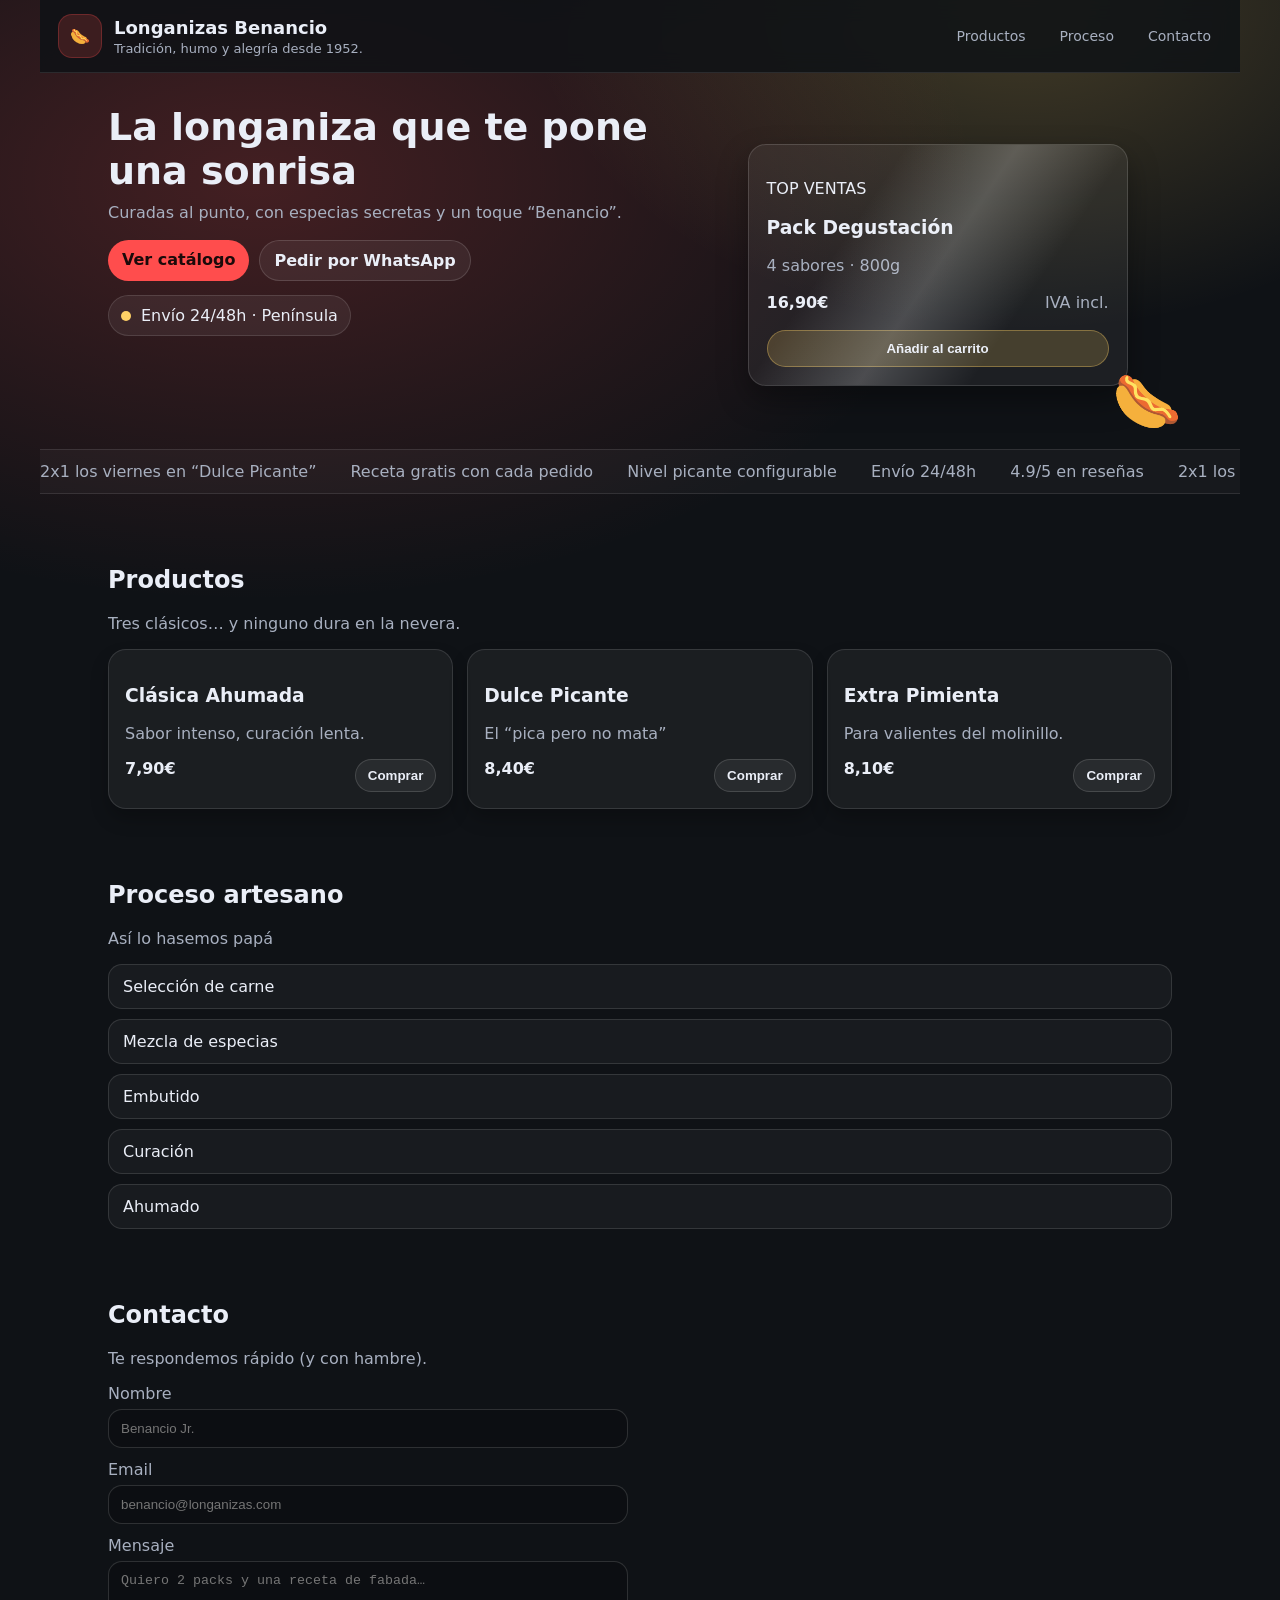
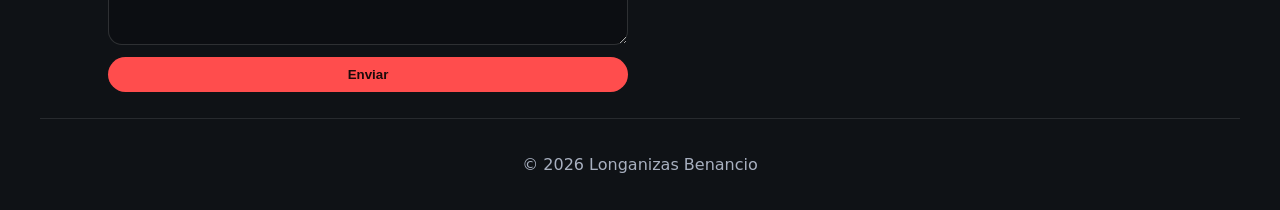
<file: Apuntes animaciones_Keyframes LONGANIZASBENANCIO/index.html>
<!doctype html>
<html lang="es">
  <head>
    <meta charset="UTF-8" />
    <meta name="viewport" content="width=device-width, initial-scale=1.0" />
    <title>Longanizas Benancio</title>

    <!-- SOLO tu CSS -->
    <link rel="stylesheet" href="styles.css" />
    <link
      rel="stylesheet"
      href="https://cdnjs.cloudflare.com/ajax/libs/animate.css/4.1.1/animate.min.css"
    />
  </head>

  <body>
    <header class="topbar">
      <div class="brand">
        <span class="logo">🌭</span>

        <div class="brand-text">
          <h1 class="animate__animated animate__fadeInDown">
            Longanizas Benancio
          </h1>
          <p>Tradición, humo y alegría desde 1952.</p>
        </div>
      </div>

      <nav class="nav">
        <a href="#productos">Productos</a>
        <a href="#proceso">Proceso</a>
        <a href="#contacto">Contacto</a>
      </nav>
    </header>

    <main>
      <!-- HERO -->
      <section class="hero">
        <div class="hero-left">
          <h2>La longaniza que te pone una sonrisa</h2>

          <p>Curadas al punto, con especias secretas y un toque “Benancio”.</p>

          <div class="hero-actions">
            <a class="btn btn-primary" href="#productos">Ver catálogo</a>
            <a class="btn btn-ghost" href="#contacto">Pedir por WhatsApp</a>
          </div>

          <div class="badge">
            <span class="badge-dot"></span>
            <span>Envío 24/48h · Península</span>
            <!--La clase badge (comúnmente utilizada en Bootstrap, Material Design o 
      frameworks CSS) se utiliza para crear pequeñas etiquetas, insignias o 
      distintivos visuales que resaltan información secundaria, contadores 
      (como notificaciones), estados o etiquetas de categorización dentro de una 
      interfaz.-->
          </div>
        </div>

        <div class="hero-right">
          <article class="hero-card">
            <div class="hero-card-top">
              <p class="tag">TOP VENTAS</p>
              <h3>Pack Degustación</h3>
              <p class="muted">4 sabores · 800g</p>
            </div>

            <div class="hero-card-price">
              <span class="price">16,90€</span>
              <span class="mini muted">IVA incl.</span>
            </div>

            <button class="btn btn-secondary">Añadir al carrito</button>

            <div class="shine"></div>
            <!--Este contenedor vacío va a servir 
            para añadir una animación sobre el contenedor que abarca 
            la TODOS LOS ELEMENTOS QUE CONTENGA SU TARJETA PADRE-->
          </article>

          <div class="floating-sausage">🌭</div>
        </div>
      </section>

      <!-- CINTA -->
      <section class="marquee">
        <!--El uso de class="marquee" (o más tradicionalmente la etiqueta <marquee>) 
        se utiliza para crear un efecto de texto o imágenes que se desplazan 
        automáticamente a través de la pantalla, ya sea de derecha a izquierda, 
        de arriba a abajo, o rebotando.-->
        <div class="marquee-track">
          <span>2x1 los viernes en “Dulce Picante”</span>
          <span>Receta gratis con cada pedido</span>
          <span>Nivel picante configurable</span>
          <span>Envío 24/48h</span>
          <span>4.9/5 en reseñas</span>

          <!-- duplicado para animación futura -->
          <span>2x1 los viernes en “Dulce Picante”</span>
          <span>Receta gratis con cada pedido</span>
          <span>Nivel picante configurable</span>
          <span>Envío 24/48h</span>
          <span>4.9/5 en reseñas</span>
        </div>
      </section>

      <!-- PRODUCTOS -->
      <section id="productos" class="section">
        <header class="section-head">
          <h2>Productos</h2>
          <p class="muted">Tres clásicos… y ninguno dura en la nevera.</p>
        </header>

        <div class="grid">
          <article class="card">
            <h3>Clásica Ahumada</h3>
            <p class="muted">Sabor intenso, curación lenta.</p>

            <div class="card-bottom">
              <span class="price">7,90€</span>
              <button class="btn btn-small">Comprar</button>
            </div>
          </article>

          <article class="card">
            <h3>Dulce Picante</h3>
            <p class="muted">El “pica pero no mata”</p>

            <div class="card-bottom">
              <span class="price">8,40€</span>
              <button class="btn btn-small">Comprar</button>
            </div>
          </article>

          <article class="card">
            <h3>Extra Pimienta</h3>
            <p class="muted">Para valientes del molinillo.</p>

            <div class="card-bottom">
              <span class="price">8,10€</span>
              <button class="btn btn-small">Comprar</button>
            </div>
          </article>
        </div>
      </section>

      <!-- PROCESO -->
      <section id="proceso" class="section process">
        <header class="section-head">
          <h2>Proceso artesano</h2>
          <p class="muted">Así lo hasemos papá</p>
        </header>

        <ol class="steps">
          <li class="step">Selección de carne</li>
          <li class="step">Mezcla de especias</li>
          <li class="step">Embutido</li>
          <li class="step">Curación</li>
          <li class="step">Ahumado</li>
        </ol>
      </section>

      <!-- CONTACTO -->
      <section id="contacto" class="section contact">
        <header class="section-head">
          <h2>Contacto</h2>
          <p class="muted">Te respondemos rápido (y con hambre).</p>
        </header>

        <form class="form">
          <label>
            Nombre
            <input type="text" placeholder="Benancio Jr." />
          </label>

          <label>
            Email
            <input type="email" placeholder="benancio@longanizas.com" />
          </label>

          <label>
            Mensaje
            <textarea
              rows="4"
              placeholder="Quiero 2 packs y una receta de fabada…"
            ></textarea>
          </label>

          <button class="btn btn-primary">Enviar</button>
        </form>
      </section>
    </main>

    <footer class="footer">
      <p>© <span id="year"></span> Longanizas Benancio</p>
    </footer>

    <script>
      document.getElementById("year").textContent = new Date().getFullYear();
    </script>
  </body>
</html>
</file>
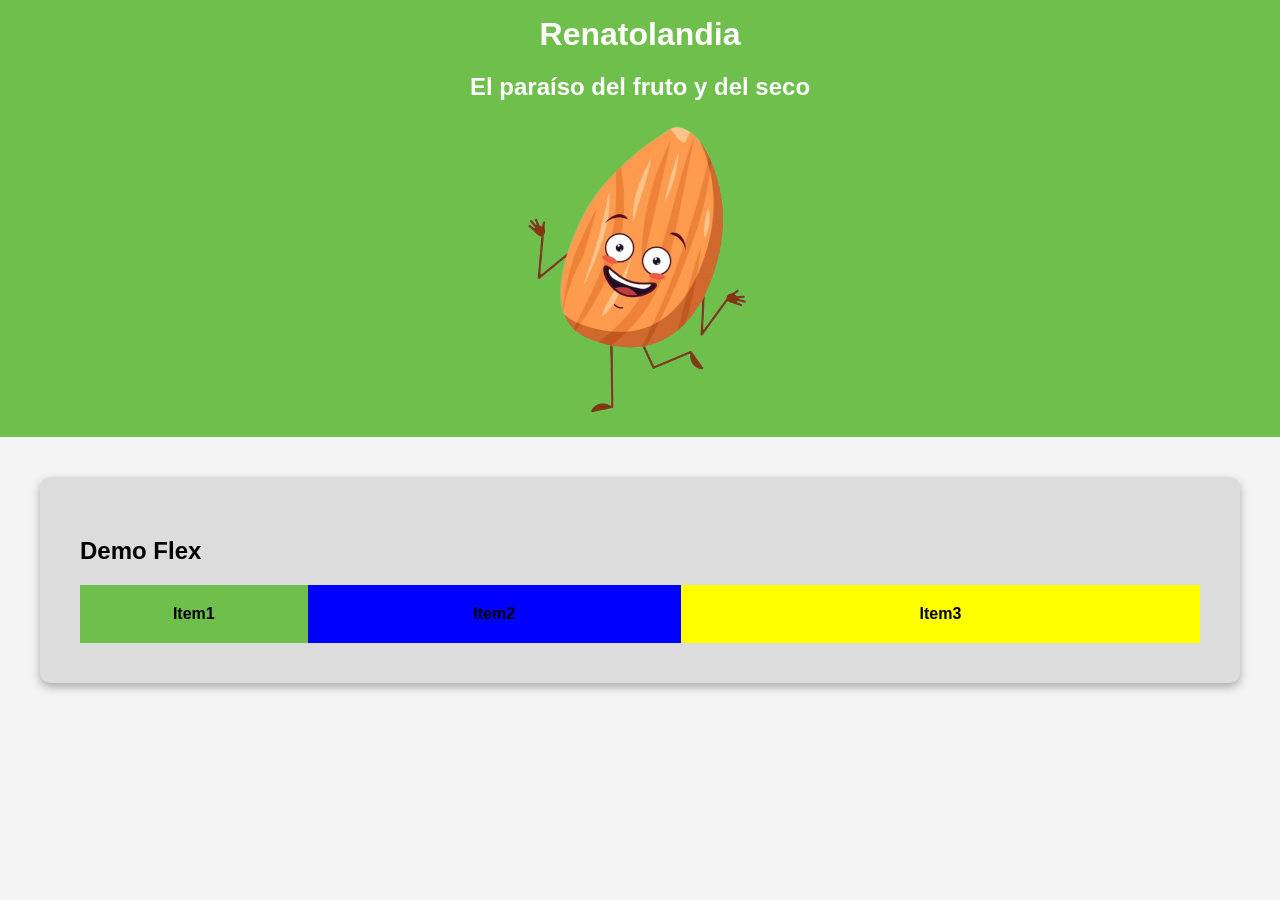
<file: Apuntes FlexBox-RenatoElSeco/index.html>
<!doctype html>
<html lang="en">
  <head>
    <meta charset="UTF-8" />
    <meta name="viewport" content="width=device-width, initial-scale=1.0" />
    <title>Renatolandia</title>
    <link rel="stylesheet" href="styles.css" />
  </head>
  <body>
    <header>
      <h1>Renatolandia</h1>
      <h2>El paraíso del fruto y del seco</h2>
      <img src="images/logo.png" alt="Nueces" class="logo" />
    </header>
    <main>
      <section class="demo-flex">
        <h2>Demo Flex</h2>

        <div class="contenedor-flex">
          <div class="item item1">Item1</div>
          <div class="item item2">Item2</div>
          <div class="item item3">Item3</div>
        </div>
      </section>
    </main>
  </body>
</html>
</file>
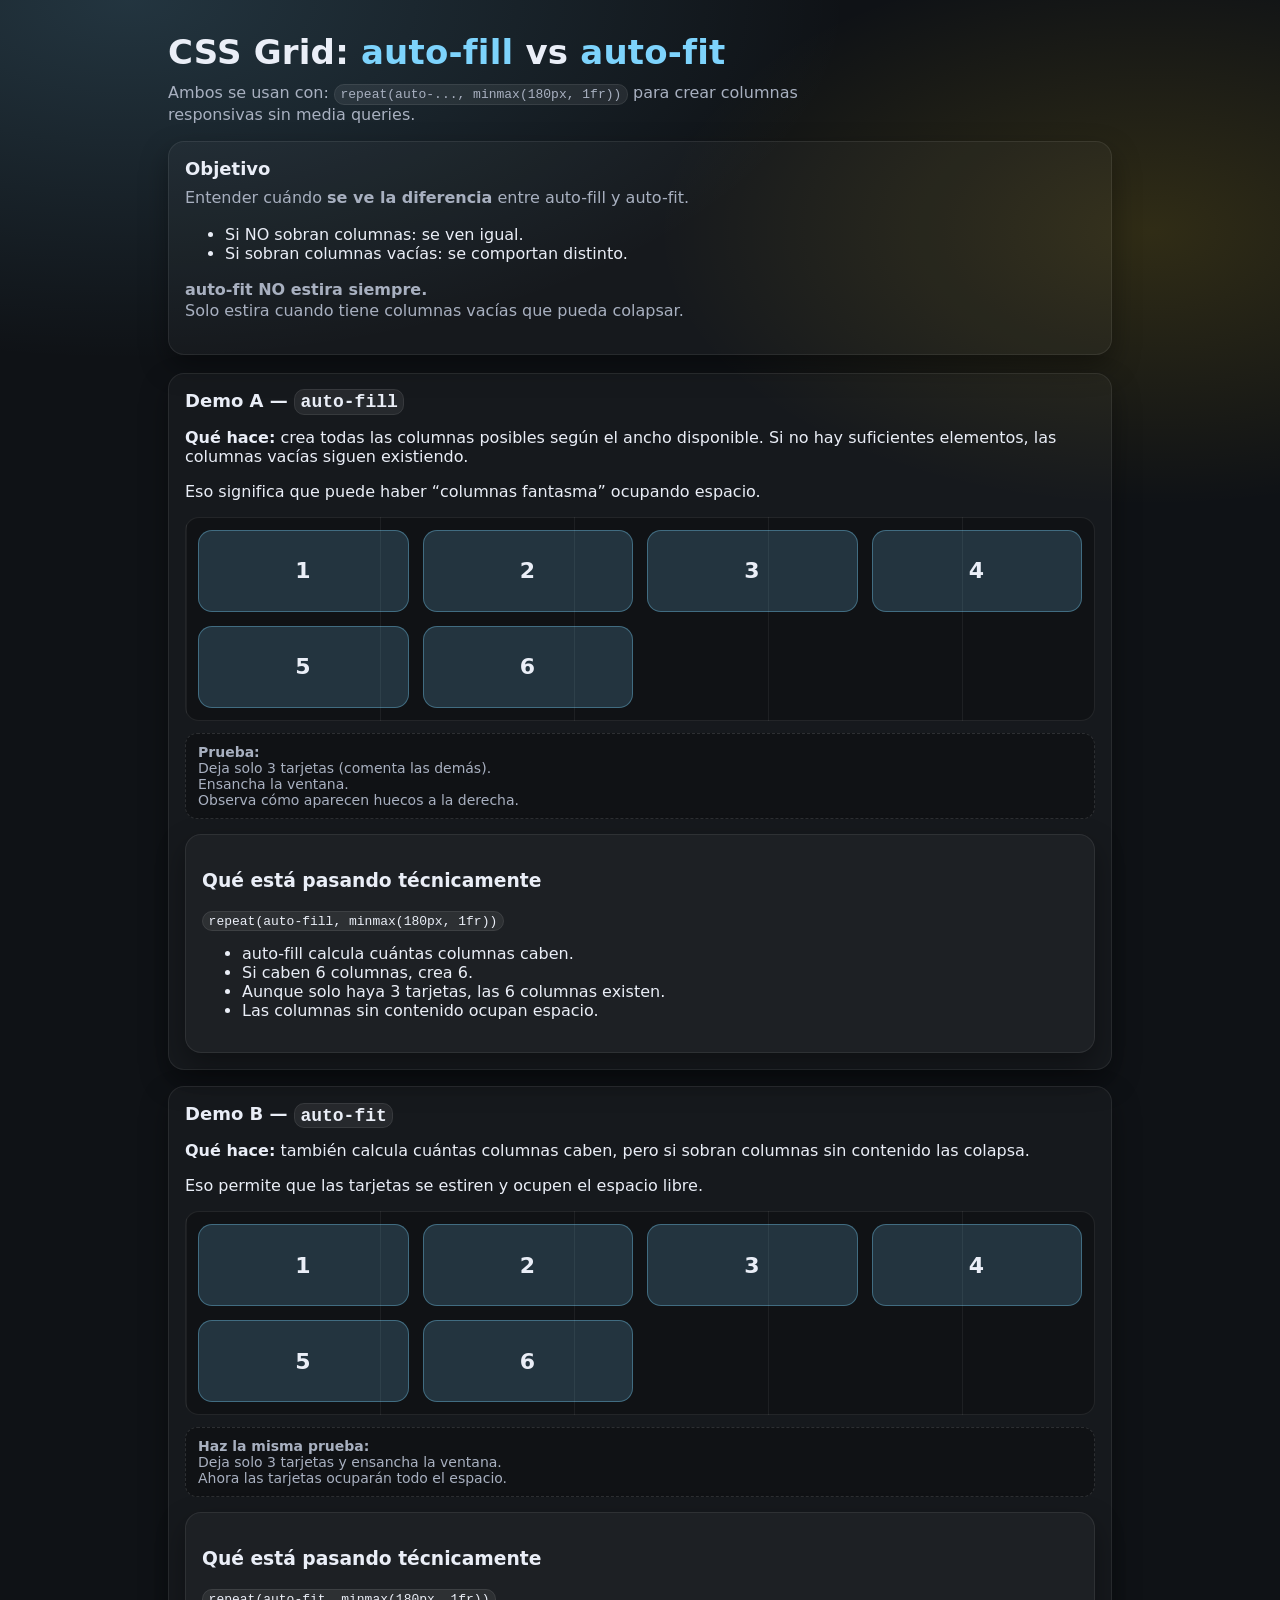
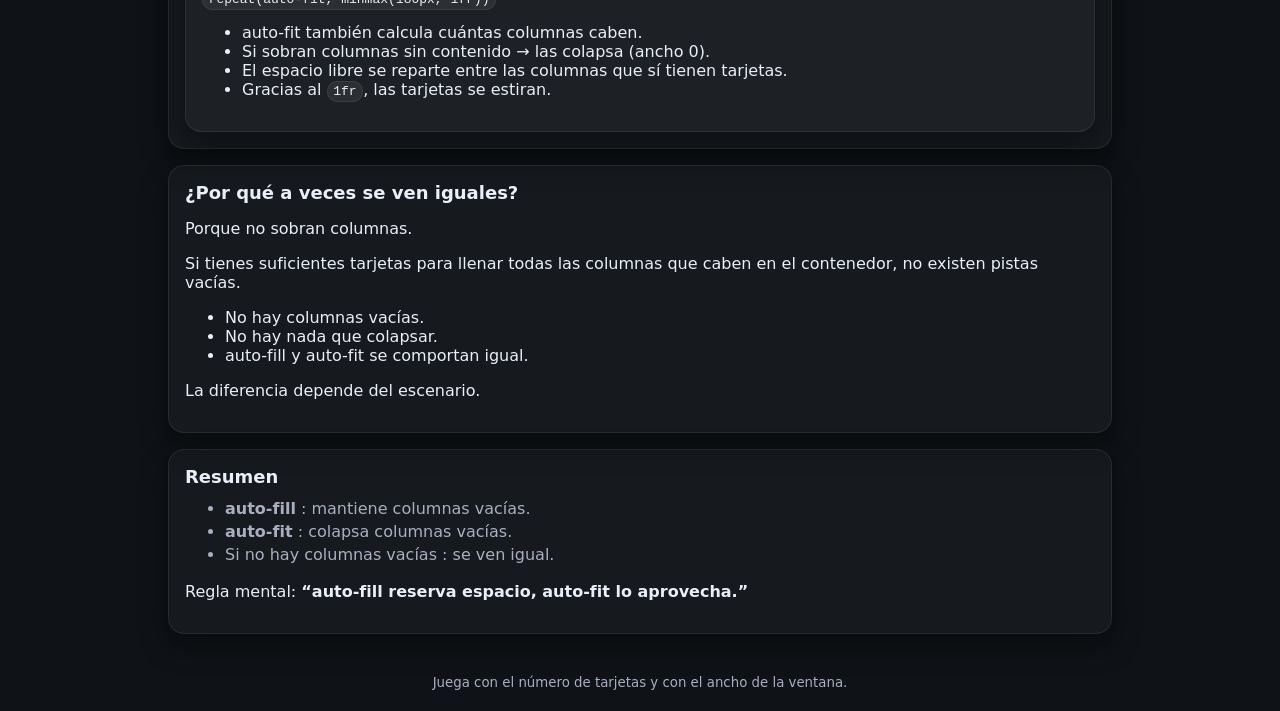
<file: Apuntes GRID AUTOFIT-AUTOFILL/index.html>
<!doctype html>
<html lang="es">
  <head>
    <meta charset="utf-8" />
    <meta name="viewport" content="width=device-width,initial-scale=1" />
    <title>CSS Grid: auto-fill vs auto-fit</title>
    <link rel="stylesheet" href="styles.css" />
  </head>
  <body>
    <header class="hero">
      <h1>CSS Grid: <span>auto-fill</span> vs <span>auto-fit</span></h1>

      <p>
        Ambos se usan con:
        <code>repeat(auto-..., minmax(180px, 1fr))</code>
        para crear columnas responsivas sin media queries.
        <!--La etiqueta <code> en HTML es un elemento semántico en línea utilizado para 
      representar fragmentos de código de programación o informático. 
      Define el texto como código, mostrándolo generalmente en una fuente 
      monoespaciada (como Courier) para diferenciarlo del texto normal, 
      permitiendo visualizar el código sin ejecutarlo.-->
      </p>

      <div class="panel">
        <h2>Objetivo</h2>
        <p>
          Entender cuándo <strong>se ve la diferencia</strong> entre auto-fill y
          auto-fit.
        </p>

        <ul>
          <li>Si NO sobran columnas: se ven igual.</li>
          <li>Si sobran columnas vacías: se comportan distinto.</li>
        </ul>

        <p>
          <strong>auto-fit NO estira siempre.</strong><br />
          Solo estira cuando tiene columnas vacías que pueda colapsar.
        </p>
      </div>
    </header>

    <main class="grid">
      <!-- ========================== -->
      <!-- AUTO-FILL -->
      <!-- ========================== -->
      <section class="panel">
        <h2>Demo A — <code>auto-fill</code></h2>

        <p>
          <strong>Qué hace:</strong> crea todas las columnas posibles según el
          ancho disponible. Si no hay suficientes elementos, las columnas vacías
          siguen existiendo.
        </p>

        <p>
          Eso significa que puede haber “columnas fantasma” ocupando espacio.
        </p>

        <div class="demo demo-fill">
          <div class="card">1</div>
          <div class="card">2</div>
          <div class="card">3</div>
          <div class="card">4</div>
          <div class="card">5</div>
          <div class="card">6</div>
        </div>

        <div class="note">
          <strong>Prueba:</strong><br />
          Deja solo 3 tarjetas (comenta las demás).<br />
          Ensancha la ventana.<br />
          Observa cómo aparecen huecos a la derecha.
        </div>

        <div class="panel" style="margin-top: 15px">
          <h3>Qué está pasando técnicamente</h3>
          <p>
            <code>repeat(auto-fill, minmax(180px, 1fr))</code>
          </p>
          <ul>
            <li>auto-fill calcula cuántas columnas caben.</li>
            <li>Si caben 6 columnas, crea 6.</li>
            <li>Aunque solo haya 3 tarjetas, las 6 columnas existen.</li>
            <li>Las columnas sin contenido ocupan espacio.</li>
          </ul>
        </div>
      </section>

      <!-- ========================== -->
      <!-- AUTO-FIT -->
      <!-- ========================== -->
      <section class="panel">
        <h2>Demo B — <code>auto-fit</code></h2>

        <p>
          <strong>Qué hace:</strong> también calcula cuántas columnas caben,
          pero si sobran columnas sin contenido las colapsa.
        </p>

        <p>
          Eso permite que las tarjetas se estiren y ocupen el espacio libre.
        </p>

        <div class="demo demo-fit">
          <div class="card">1</div>
          <div class="card">2</div>
          <div class="card">3</div>
          <div class="card">4</div>
          <div class="card">5</div>
          <div class="card">6</div>
        </div>

        <div class="note">
          <strong>Haz la misma prueba:</strong><br />
          Deja solo 3 tarjetas y ensancha la ventana.<br />
          Ahora las tarjetas ocuparán todo el espacio.
        </div>

        <div class="panel" style="margin-top: 15px">
          <h3>Qué está pasando técnicamente</h3>
          <p>
            <code>repeat(auto-fit, minmax(180px, 1fr))</code>
          </p>
          <ul>
            <li>auto-fit también calcula cuántas columnas caben.</li>
            <li>Si sobran columnas sin contenido → las colapsa (ancho 0).</li>
            <li>
              El espacio libre se reparte entre las columnas que sí tienen
              tarjetas.
            </li>
            <li>Gracias al <code>1fr</code>, las tarjetas se estiran.</li>
          </ul>
        </div>
      </section>

      <!-- ========================== -->
      <!-- CUÁNDO NO SE VE DIFERENCIA -->
      <!-- ========================== -->
      <section class="panel">
        <h2>¿Por qué a veces se ven iguales?</h2>

        <p>Porque no sobran columnas.</p>

        <p>
          Si tienes suficientes tarjetas para llenar todas las columnas que
          caben en el contenedor, no existen pistas vacías.
        </p>

        <ul>
          <li>No hay columnas vacías.</li>
          <li>No hay nada que colapsar.</li>
          <li>auto-fill y auto-fit se comportan igual.</li>
        </ul>

        <p>La diferencia depende del escenario.</p>
      </section>

      <!-- ========================== -->
      <!-- RESUMEN FINAL -->
      <!-- ========================== -->
      <section class="panel summary">
        <h2>Resumen</h2>

        <ul>
          <li><strong>auto-fill</strong> : mantiene columnas vacías.</li>
          <li><strong>auto-fit</strong> : colapsa columnas vacías.</li>
          <li>Si no hay columnas vacías : se ven igual.</li>
        </ul>

        <p>
          Regla mental:
          <strong> “auto-fill reserva espacio, auto-fit lo aprovecha.” </strong>
        </p>
      </section>
    </main>

    <footer class="foot">
      <small>
        Juega con el número de tarjetas y con el ancho de la ventana.
      </small>
    </footer>
  </body>
</html>
</file>
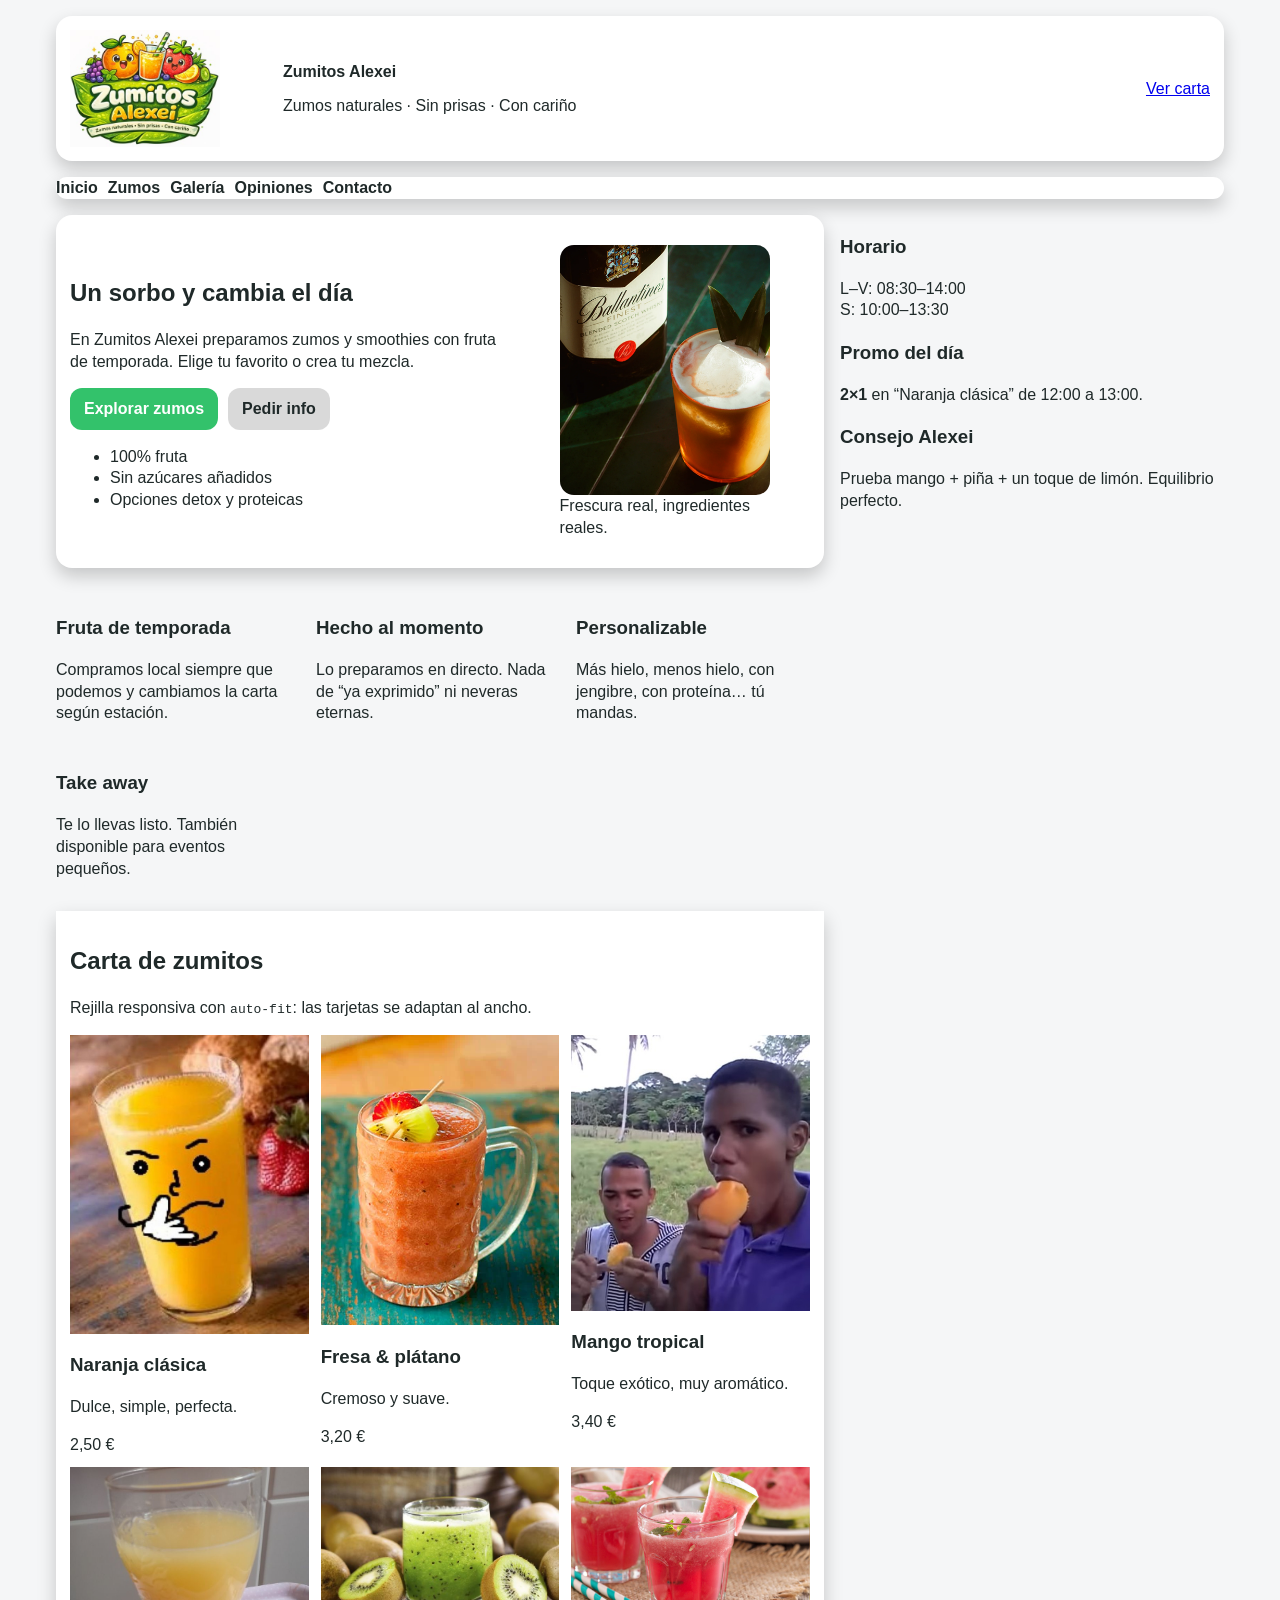
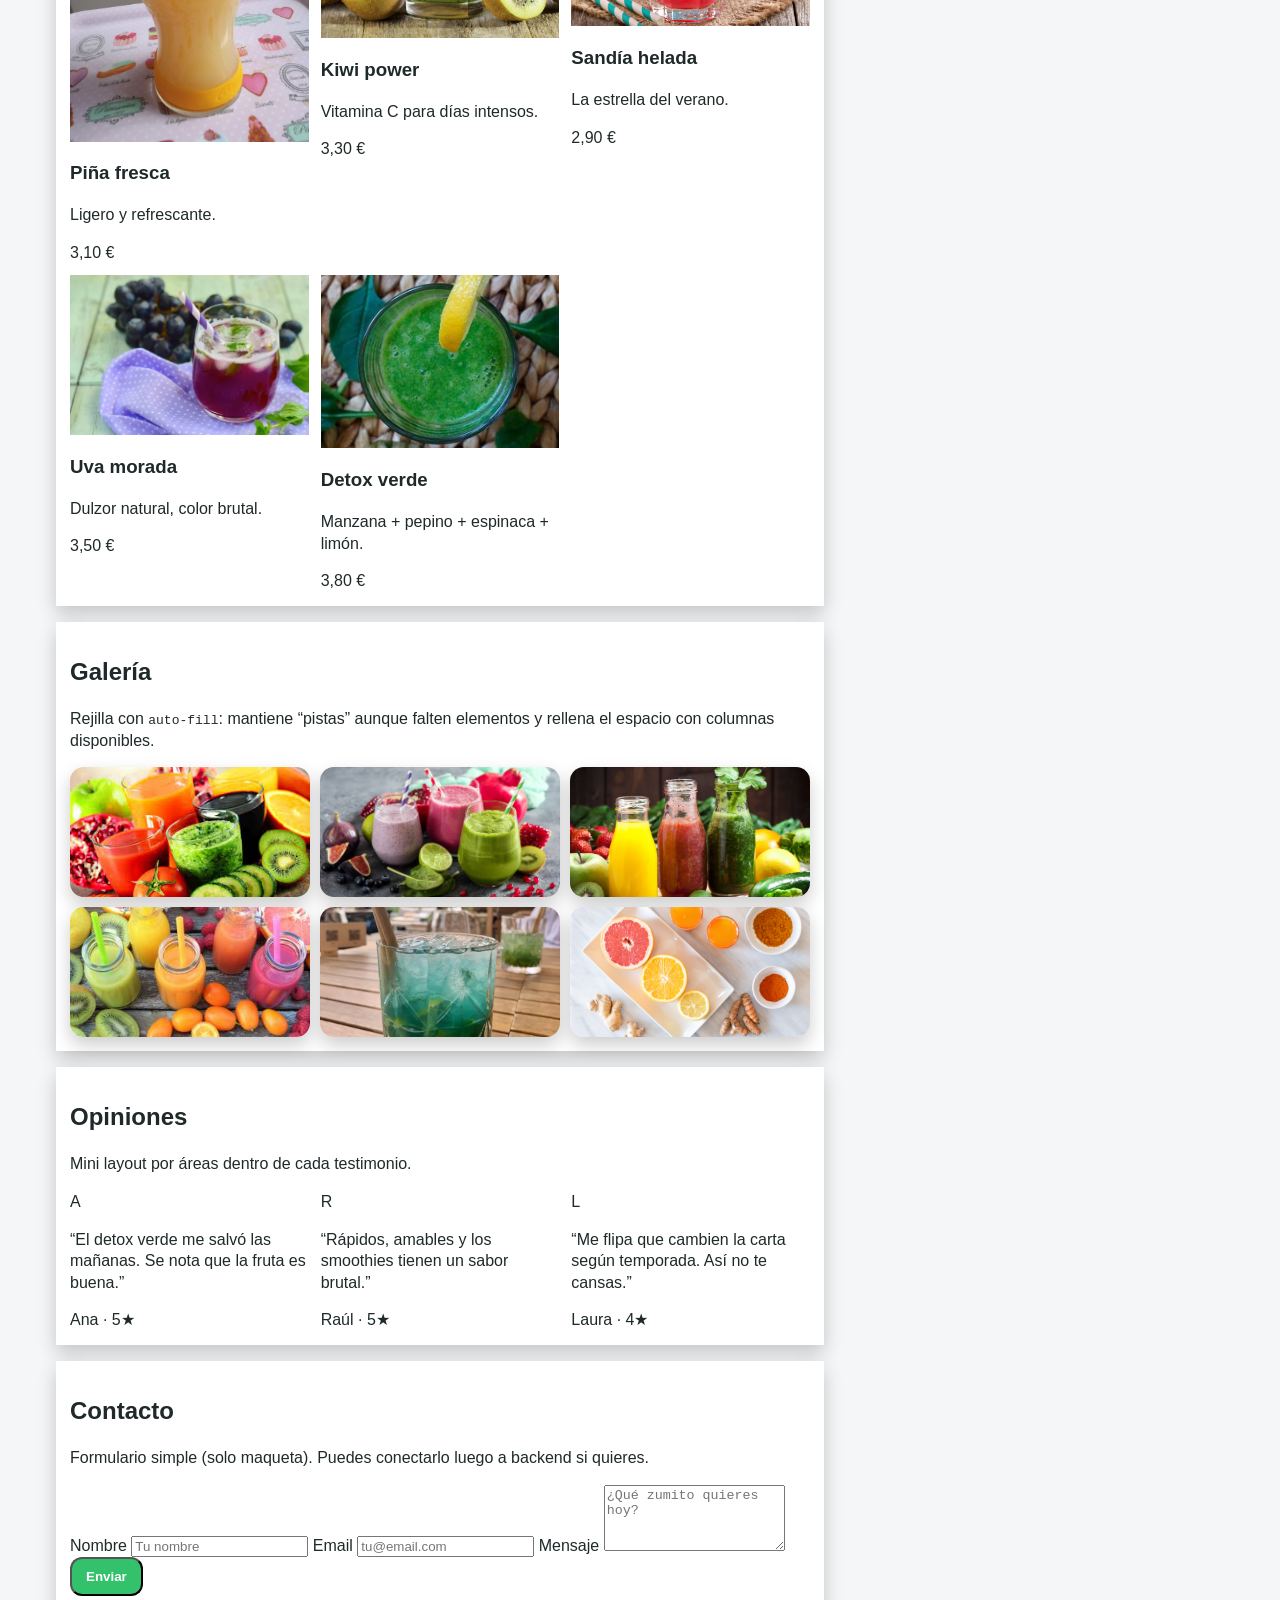
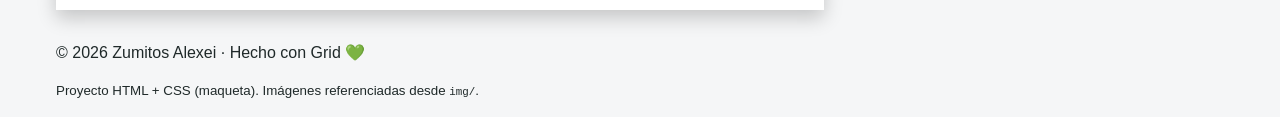
<file: Apuntes Grid avanzado-SUMITOSALEXEI/index.html>
<!doctype html>
<html lang="es">
  <head>
    <meta charset="utf-8" />
    <meta name="viewport" content="width=device-width, initial-scale=1" />
    <title>Zumitos Alexei</title>
    <link rel="stylesheet" href="styles.css" />
  </head>

  <body>
    <!-- Layout principal por áreas (Grid) -->
    <div class="layout">
      <header class="site-header">
        <div class="brand">
          <img
            class="brand__logo"
            src="img/logo-zumitos.jpg"
            alt="Logo de Zumitos Alexei"
          />
          <div class="brand__text">
            <strong class="brand__name">Zumitos Alexei</strong>
            <span class="brand__tagline"
              >Zumos naturales · Sin prisas · Con cariño</span
            >
          </div>
        </div>

        <a class="cta" href="#productos">Ver carta</a>
      </header>

      <nav class="site-nav" aria-label="Navegación principal">
        <a href="#inicio">Inicio</a>
        <a href="#productos">Zumos</a>
        <a href="#galeria">Galería</a>
        <a href="#opiniones">Opiniones</a>
        <a href="#contacto">Contacto</a>
      </nav>

      <main class="site-main" id="inicio">
        <!-- HERO: dentro del main, un grid interno
      Un hero es en lo que el usuario se fija nada más
      ver la página EL H1 VA DENTRO -->
        <section class="hero">
          <div class="hero__copy">
            <h1>Un sorbo y cambia el día</h1>
            <p>
              En Zumitos Alexei preparamos zumos y smoothies con fruta de
              temporada. Elige tu favorito o crea tu mezcla.
            </p>

            <div class="hero__actions">
              <a class="btn btn--primary" href="#productos">Explorar zumos</a>
              <a class="btn btn--ghost" href="#contacto">Pedir info</a>
            </div>

            <ul class="hero__bullets">
              <li>100% fruta</li>
              <li>Sin azúcares añadidos</li>
              <li>Opciones detox y proteicas</li>
            </ul>
          </div>

          <figure class="hero__media">
            <img
              src="img/hero-zumo.png"
              alt="Vasos de zumo natural con fruta"
            />
            <figcaption>Frescura real, ingredientes reales.</figcaption>
          </figure>
        </section>

        <!-- FEATURES: grid responsivo con auto-fit 
      FEATURES SON LAS CARACTERÍSTICAS DE NUESTROS PRODUCTOS -->
        <section class="features" aria-label="Ventajas">
          <article class="feature">
            <h3>Fruta de temporada</h3>
            <p>
              Compramos local siempre que podemos y cambiamos la carta según
              estación.
            </p>
          </article>
          <article class="feature">
            <h3>Hecho al momento</h3>
            <p>
              Lo preparamos en directo. Nada de “ya exprimido” ni neveras
              eternas.
            </p>
          </article>
          <article class="feature">
            <h3>Personalizable</h3>
            <p>
              Más hielo, menos hielo, con jengibre, con proteína… tú mandas.
            </p>
          </article>
          <article class="feature">
            <h3>Take away</h3>
            <p>Te lo llevas listo. También disponible para eventos pequeños.</p>
          </article>
        </section>

        <!-- PRODUCTOS: grid avanzado con auto-fit -->
        <section class="section" id="productos">
          <div class="section__head">
            <h2>Carta de zumitos</h2>
            <p>
              Rejilla responsiva con <code>auto-fit</code>: las tarjetas se
              adaptan al ancho.
            </p>
          </div>

          <div class="products">
            <article class="card">
              <img src="img/naranja.jpg" alt="Zumo de naranja" />
              <div class="card__body">
                <h3>Naranja clásica</h3>
                <p>Dulce, simple, perfecta.</p>
                <span class="price">2,50 €</span>
              </div>
            </article>

            <article class="card">
              <img src="img/fresa.jpg" alt="Smoothie de fresa" />
              <div class="card__body">
                <h3>Fresa & plátano</h3>
                <p>Cremoso y suave.</p>
                <span class="price">3,20 €</span>
              </div>
            </article>

            <article class="card">
              <img src="img/mango.jpg" alt="Zumo de mango" />
              <div class="card__body">
                <h3>Mango tropical</h3>
                <p>Toque exótico, muy aromático.</p>
                <span class="price">3,40 €</span>
              </div>
            </article>

            <article class="card">
              <img src="img/pina.jpg" alt="Zumo de piña" />
              <div class="card__body">
                <h3>Piña fresca</h3>
                <p>Ligero y refrescante.</p>
                <span class="price">3,10 €</span>
              </div>
            </article>

            <article class="card">
              <img src="img/kiwi.jpg" alt="Zumo de kiwi" />
              <div class="card__body">
                <h3>Kiwi power</h3>
                <p>Vitamina C para días intensos.</p>
                <span class="price">3,30 €</span>
              </div>
            </article>

            <article class="card">
              <img src="img/sandia.jpg" alt="Zumo de sandía" />
              <div class="card__body">
                <h3>Sandía helada</h3>
                <p>La estrella del verano.</p>
                <span class="price">2,90 €</span>
              </div>
            </article>

            <article class="card">
              <img src="img/uva.jpg" alt="Zumo de uva" />
              <div class="card__body">
                <h3>Uva morada</h3>
                <p>Dulzor natural, color brutal.</p>
                <span class="price">3,50 €</span>
              </div>
            </article>

            <article class="card card--highlight">
              <img src="img/detox.jpg" alt="Zumo detox verde" />
              <div class="card__body">
                <h3>Detox verde</h3>
                <p>Manzana + pepino + espinaca + limón.</p>
                <span class="price">3,80 €</span>
              </div>
            </article>
          </div>
        </section>

        <!-- GALERÍA: auto-fill para “rellenar” columnas incluso si sobran huecos -->
        <section class="section" id="galeria">
          <div class="section__head">
            <h2>Galería</h2>
            <p>
              Rejilla con <code>auto-fill</code>: mantiene “pistas” aunque
              falten elementos y rellena el espacio con columnas disponibles.
            </p>
          </div>

          <div class="gallery">
            <img src="img/galeria-1.jpg" alt="Preparación de frutas" />
            <img src="img/galeria-2.jpg" alt="Zumos servidos" />
            <img src="img/galeria-3.jpg" alt="Fruta variada" />
            <img src="img/galeria-4.jpg" alt="Detalle de smoothie" />
            <img src="img/galeria-5.jpg" alt="Barra de zumos" />
            <img src="img/galeria-6.jpg" alt="Ingredientes frescos" />
          </div>
        </section>

        <!-- OPINIONES: grid con áreas internas -->
        <section class="section" id="opiniones">
          <div class="section__head">
            <h2>Opiniones</h2>
            <p>Mini layout por áreas dentro de cada testimonio.</p>
          </div>

          <div class="testimonials">
            <article class="quote">
              <div class="quote__avatar" aria-hidden="true">A</div>
              <div class="quote__content">
                <p>
                  “El detox verde me salvó las mañanas. Se nota que la fruta es
                  buena.”
                </p>
                <span class="quote__meta">Ana · 5★</span>
              </div>
            </article>

            <article class="quote">
              <div class="quote__avatar" aria-hidden="true">R</div>
              <div class="quote__content">
                <p>
                  “Rápidos, amables y los smoothies tienen un sabor brutal.”
                </p>
                <span class="quote__meta">Raúl · 5★</span>
              </div>
            </article>

            <article class="quote">
              <div class="quote__avatar" aria-hidden="true">L</div>
              <div class="quote__content">
                <p>
                  “Me flipa que cambien la carta según temporada. Así no te
                  cansas.”
                </p>
                <span class="quote__meta">Laura · 4★</span>
              </div>
            </article>
          </div>
        </section>

        <!-- CONTACTO -->
        <section class="section" id="contacto">
          <div class="section__head">
            <h2>Contacto</h2>
            <p>
              Formulario simple (solo maqueta). Puedes conectarlo luego a
              backend si quieres.
            </p>
          </div>

          <form class="form">
            <label>
              Nombre
              <input type="text" placeholder="Tu nombre" />
            </label>

            <label>
              Email
              <input type="email" placeholder="tu@email.com" />
            </label>

            <label>
              Mensaje
              <textarea
                rows="4"
                placeholder="¿Qué zumito quieres hoy?"
              ></textarea>
            </label>

            <button class="btn btn--primary" type="button">Enviar</button>
          </form>
        </section>
      </main>

      <aside class="site-aside">
        <section class="aside-box">
          <h3>Horario</h3>
          <p>L–V: 08:30–14:00<br />S: 10:00–13:30</p>
        </section>

        <section class="aside-box">
          <h3>Promo del día</h3>
          <p><strong>2×1</strong> en “Naranja clásica” de 12:00 a 13:00.</p>
        </section>

        <section class="aside-box">
          <h3>Consejo Alexei</h3>
          <p>Prueba mango + piña + un toque de limón. Equilibrio perfecto.</p>
        </section>
      </aside>

      <footer class="site-footer">
        <p>© <span id="year"></span> Zumitos Alexei · Hecho con Grid 💚</p>
        <small
          >Proyecto HTML + CSS (maqueta). Imágenes referenciadas desde
          <code>img/</code>.</small
        >
      </footer>
    </div>

    <!-- Pequeño script opcional (no necesario, pero queda bien). Si quieres 100% HTML/CSS, bórralo. -->
    <script>
      document.getElementById("year").textContent = new Date().getFullYear();
    </script>
  </body>
</html>
</file>
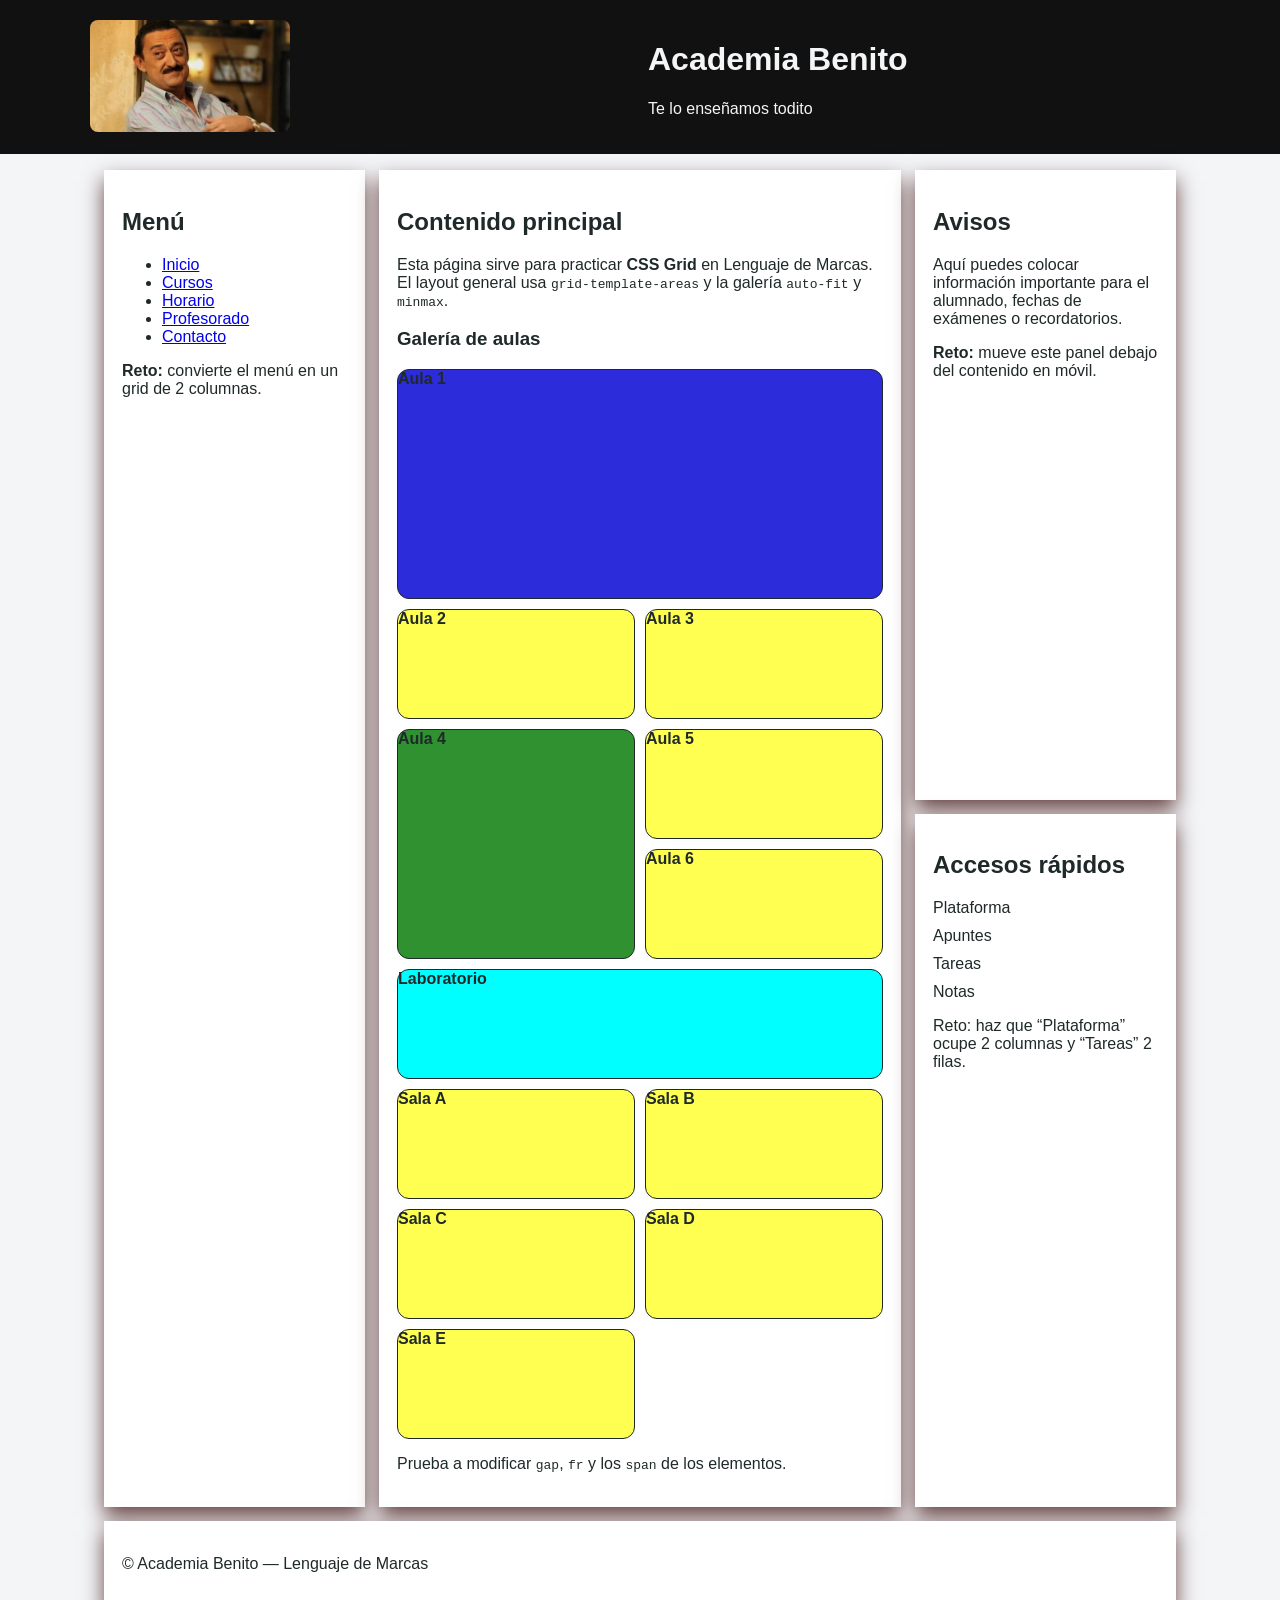
<file: Apuntes Grid-AcademiaBenito/index.html>
<!doctype html>
<html lang="es">
  <head>
    <meta charset="utf-8" />
    <meta name="viewport" content="width=device-width,initial-scale=1" />
    <title>Academia Benito</title>
    <link rel="stylesheet" href="styles.css" />
  </head>

  <body>
    <header class="topbar">
      <div class="header-grid">
        <img src="logo.jpg" alt="Logo Academia Benito" class="logo" />
        <div class="title">
          <h1>Academia Benito</h1>
          <p class="subtitle">Te lo enseñamos todito</p>
        </div>
      </div>
    </header>

    <div class="page">
      <nav class="card nav">
        <h2>Menú</h2>
        <ul class="menu">
          <li><a href="#">Inicio</a></li>
          <li><a href="#">Cursos</a></li>
          <li><a href="#">Horario</a></li>
          <li><a href="#">Profesorado</a></li>
          <li><a href="#">Contacto</a></li>
        </ul>

        <div class="note">
          <strong>Reto:</strong> convierte el menú en un grid de 2 columnas.
        </div>
      </nav>

      <main class="card main">
        <h2>Contenido principal</h2>
        <p>
          Esta página sirve para practicar <strong>CSS Grid</strong> en Lenguaje
          de Marcas. El layout general usa <code>grid-template-areas</code> y la
          galería <code>auto-fit</code> y <code>minmax</code>.
        </p>

        <section class="gallery">
          <h3>Galería de aulas</h3>

          <div class="grid-gallery">
            <article class="photo big">Aula 1</article>
            <article class="photo">Aula 2</article>
            <article class="photo">Aula 3</article>
            <article class="photo tall">Aula 4</article>
            <article class="photo">Aula 5</article>
            <article class="photo">Aula 6</article>
            <article class="photo wide">Laboratorio</article>
            <article class="photo">Sala A</article>
            <article class="photo">Sala B</article>
            <article class="photo">Sala C</article>
            <article class="photo">Sala D</article>
            <article class="photo">Sala E</article>
          </div>

          <p class="hint">
            Prueba a modificar <code>gap</code>, <code>fr</code> y los
            <code>span</code> de los elementos.
          </p>
        </section>
      </main>

      <aside class="card sidebar">
        <h2>Avisos</h2>
        <p>
          Aquí puedes colocar información importante para el alumnado, fechas de
          exámenes o recordatorios.
        </p>

        <div class="note">
          <strong>Reto:</strong> mueve este panel debajo del contenido en móvil.
        </div>
      </aside>

      <section class="card widgets">
        <h2>Accesos rápidos</h2>

        <div class="widgets-grid">
          <div class="widget">Plataforma</div>
          <div class="widget">Apuntes</div>
          <div class="widget">Tareas</div>
          <div class="widget">Notas</div>
        </div>

        <p class="hint">
          Reto: haz que “Plataforma” ocupe 2 columnas y “Tareas” 2 filas.
        </p>
      </section>

      <footer class="card footer">
        <p>© Academia Benito — Lenguaje de Marcas</p>
      </footer>
    </div>
  </body>
</html>
</file>
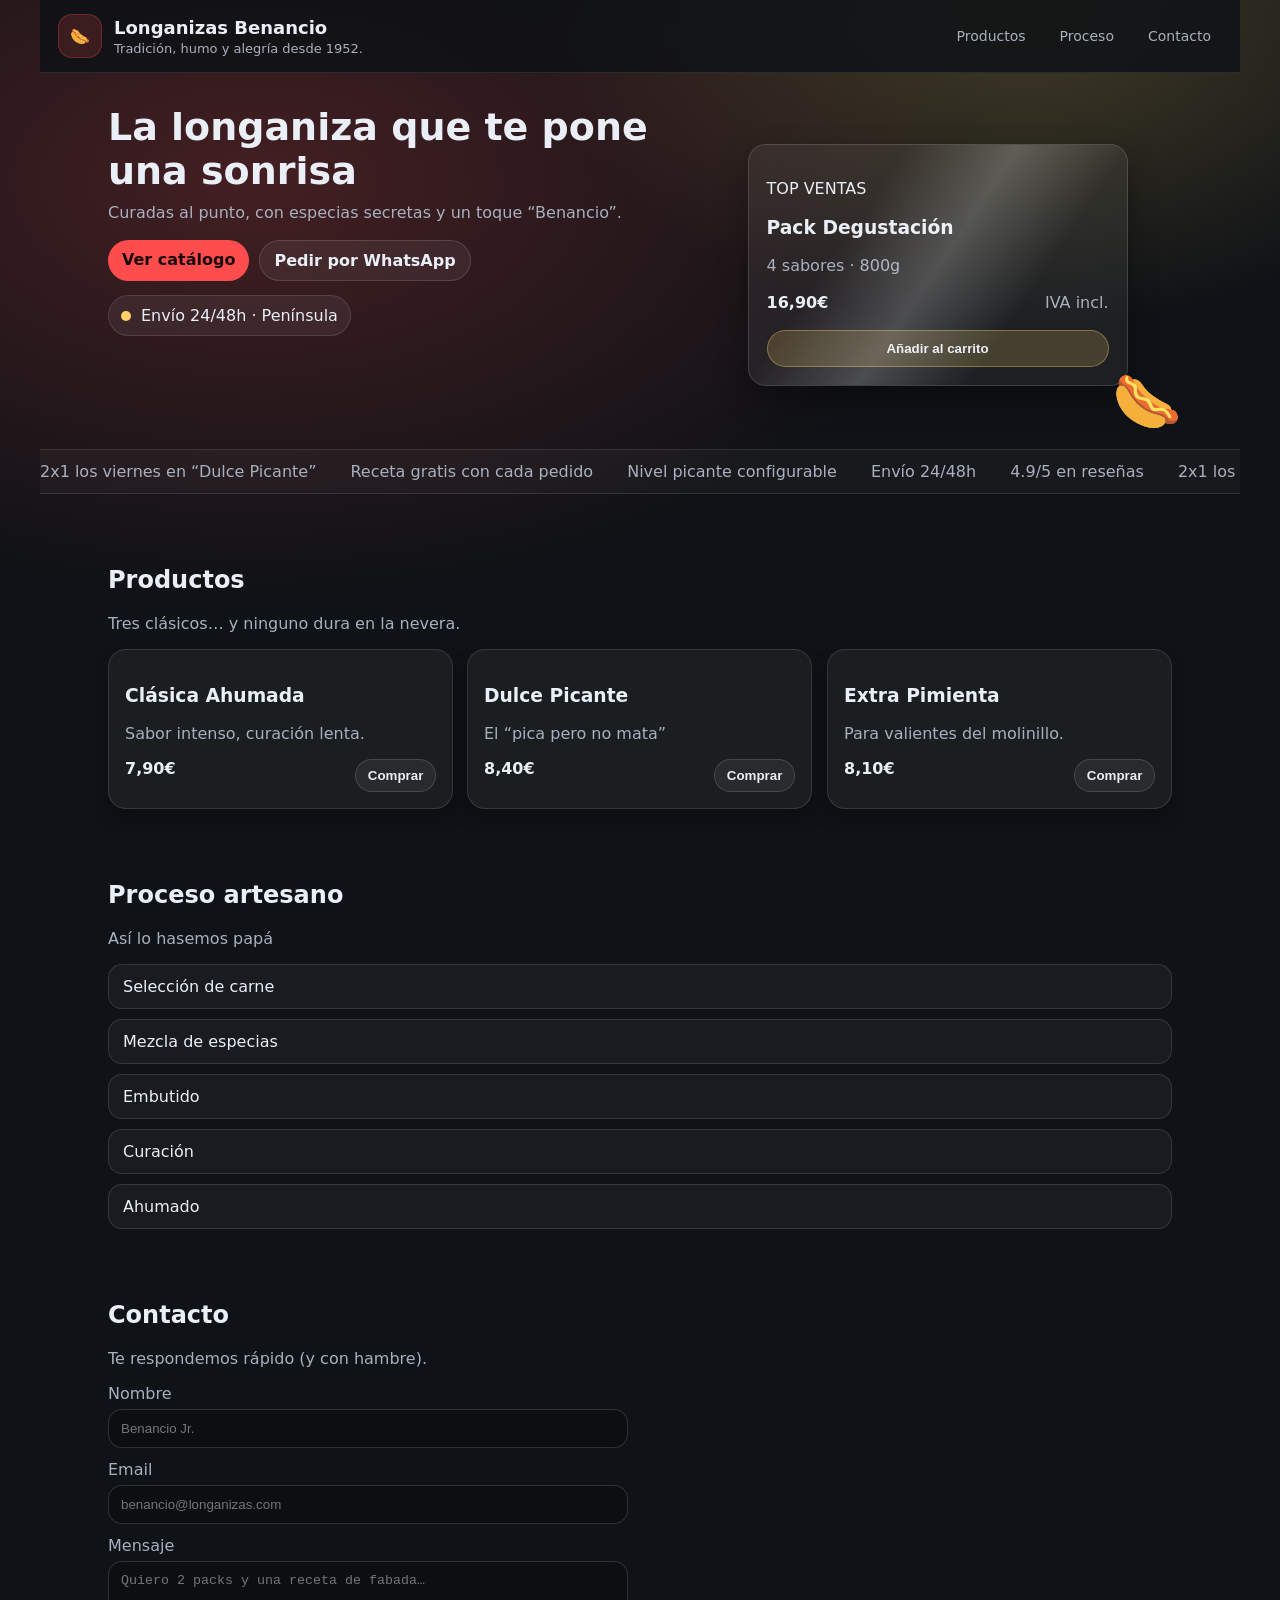
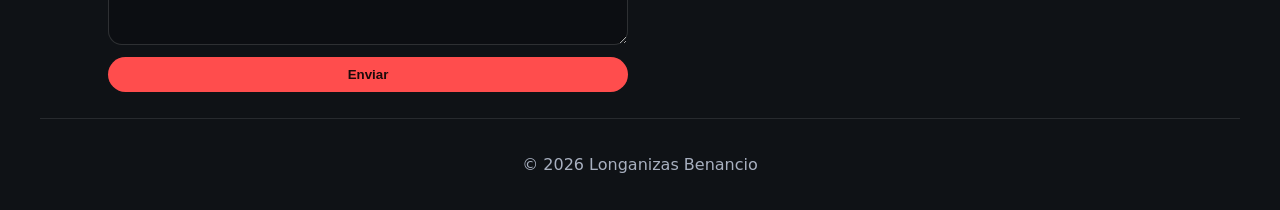
<file: ApuntesAnimaciones_KeyframesAnimateCssGSAP/index.html>
<!doctype html>
<html lang="es">
  <head>
    <meta charset="UTF-8" />
    <meta name="viewport" content="width=device-width, initial-scale=1.0" />
    <title>Longanizas Benancio</title>

    <!-- SOLO tu CSS -->
    <link rel="stylesheet" href="styles.css" />
    <link
      rel="stylesheet"
      href="https://cdnjs.cloudflare.com/ajax/libs/animate.css/4.1.1/animate.min.css"
    />
    <!-- Referencia al servidor CDN de animate.css para poder 
    acceder a la librería de forma remota -->
  </head>

  <body>
    <header class="topbar">
      <div class="brand">
        <span class="logo">🌭</span>

        <div class="brand-text">
          <h1 class="animate__animated animate__fadeInDown">
            Longanizas Benancio
            <!-- Los fade describen la forma en la que va a entrar
                   un elemento al cargar la página (texto, botón o imagen)
                   mediante un fundido simple con deslizamiento suave.-->
          </h1>
          <p class="animate__animated animate__fadeIn animate__delay-1s">
            Tradición, humo y alegría desde 1952.
          </p>
          <!--fadeIn va de opacidad 0 a opacidad 100%, y delay es el tiempo-->
        </div>
      </div>

      <nav class="nav">
        <a href="#productos">Productos</a>
        <a href="#proceso">Proceso</a>
        <a href="#contacto">Contacto</a>
      </nav>
    </header>

    <main>
      <!-- HERO -->
      <section class="hero">
        <div class="hero-left">
          <h2 class="animate__animated animate__backInLeft">
            La longaniza que te pone una sonrisa
          </h2>
          <!--backInLeft hace que algo aparezca desde la izquierda
          con una entrada más dramática que viene desde más lejos, reduciendo su tamaño 
          y entrando con un "rebote" trasero (zoom-in).-->

          <p class="animate__animated animate__fadeInLeftBig animate__delay-1s">
            Curadas al punto, con especias secretas y un toque “Benancio”.
            <!--fadeInBig hace que se desplace con más velocidad, empezando a 
            aparecer más tarde y terminando también después, aunque es muy sutil-->
          </p>

          <div class="hero-actions">
            <a
              class="btn btn-primary animate__animated animate__heartBeat animate__infinite animate__slow"
              href="#productos"
              >Ver catálogo</a
            >
            <!--animate__heatBeat produce un latido en el elemento, y animate__infinite
            hace que se produzca de manera infinita; además de __infinite, otra posibilidad
            es __repeat-nº, que hace que se repita un nº determinado de veces.
            Por otro lado, hay velocidades predefinidas como __slow, __slower, __fast, o __faster-->
            <a class="btn btn-ghost" href="#contacto">Pedir por WhatsApp</a>
          </div>

          <div class="badge">
            <span class="badge-dot"></span>
            <span>Envío 24/48h · Península</span>
            <!--La clase badge (comúnmente utilizada en Bootstrap, Material Design o 
      frameworks CSS) se utiliza para crear pequeñas etiquetas, insignias o 
      distintivos visuales que resaltan información secundaria, contadores 
      (como notificaciones), estados o etiquetas de categorización dentro de una 
      interfaz.-->
          </div>
        </div>

        <div class="hero-right">
          <article class="hero-card">
            <div class="hero-card-top">
              <p class="tag">TOP VENTAS</p>
              <h3>Pack Degustación</h3>
              <p class="muted">4 sabores · 800g</p>
            </div>

            <div class="hero-card-price">
              <span class="price">16,90€</span>
              <span class="mini muted">IVA incl.</span>
            </div>

            <button class="btn btn-secondary">Añadir al carrito</button>

            <div class="shine"></div>
            <!--Este contenedor vacío va a servir 
            para añadir una animación sobre el contenedor que abarca 
            la TODOS LOS ELEMENTOS QUE CONTENGA SU TARJETA PADRE-->
          </article>

          <div class="floating-sausage">🌭</div>
        </div>
      </section>

      <!-- CINTA -->
      <section class="marquee">
        <!--El uso de class="marquee" (o más tradicionalmente la etiqueta <marquee>) 
        se utiliza para crear un efecto de texto o imágenes que se desplazan 
        automáticamente a través de la pantalla, ya sea de derecha a izquierda, 
        de arriba a abajo, o rebotando.-->
        <div class="marquee-track">
          <span>2x1 los viernes en “Dulce Picante”</span>
          <span>Receta gratis con cada pedido</span>
          <span>Nivel picante configurable</span>
          <span>Envío 24/48h</span>
          <span>4.9/5 en reseñas</span>

          <!-- duplicado para animación futura -->
          <span>2x1 los viernes en “Dulce Picante”</span>
          <span>Receta gratis con cada pedido</span>
          <span>Nivel picante configurable</span>
          <span>Envío 24/48h</span>
          <span>4.9/5 en reseñas</span>
        </div>
      </section>

      <!-- PRODUCTOS -->
      <section id="productos" class="section">
        <header class="section-head">
          <h2>Productos</h2>
          <p class="muted">Tres clásicos… y ninguno dura en la nevera.</p>
        </header>

        <!-- Generar una sincronía entre animaciones: -->
        <div class="grid">
          <article class="card animate__animated animate__jackInTheBox">
            <!-- __jackInTheBox inserta el elemento jugando con opacidad, escala y rotación-->
            <h3>Clásica Ahumada</h3>
            <p class="muted">Sabor intenso, curación lenta.</p>

            <div class="card-bottom">
              <span class="price">7,90€</span>
              <button class="btn btn-small">Comprar</button>
            </div>
          </article>

          <article
            class="card animate__animated animate__jackInTheBox animate__delay-1s"
          >
            <h3>Dulce Picante</h3>
            <p class="muted">El “pica pero no mata”</p>

            <div class="card-bottom">
              <span class="price">8,40€</span>
              <button class="btn btn-small">Comprar</button>
            </div>
          </article>

          <article
            class="card animate__animated animate__jackInTheBox animate__delay-2s"
          >
            <h3>Extra Pimienta</h3>
            <p class="muted">Para valientes del molinillo.</p>

            <div class="card-bottom">
              <span class="price">8,10€</span>
              <button class="btn btn-small">Comprar</button>
            </div>
          </article>
        </div>
      </section>

      <!-- PROCESO -->
      <section id="proceso" class="section process">
        <header class="section-head">
          <h2>Proceso artesano</h2>
          <p class="muted">Así lo hasemos papá</p>
        </header>

        <ol class="steps">
          <li class="step">Selección de carne</li>
          <li class="step">Mezcla de especias</li>
          <li class="step">Embutido</li>
          <li class="step">Curación</li>
          <li class="step">Ahumado</li>
        </ol>
      </section>

      <!-- CONTACTO -->
      <section id="contacto" class="section contact">
        <header class="section-head">
          <h2>Contacto</h2>
          <p class="muted">Te respondemos rápido (y con hambre).</p>
        </header>

        <form class="form">
          <label>
            Nombre
            <input type="text" placeholder="Benancio Jr." />
          </label>

          <label>
            Email
            <input type="email" placeholder="benancio@longanizas.com" />
          </label>

          <label>
            Mensaje
            <textarea
              rows="4"
              placeholder="Quiero 2 packs y una receta de fabada…"
            ></textarea>
          </label>

          <button class="btn btn-primary">Enviar</button>
        </form>
      </section>
    </main>

    <footer class="footer">
      <p>© <span id="year"></span> Longanizas Benancio</p>
    </footer>

    <div class="capa-estrellita"></div>
    <!-- Al igual que hicimos en la hero card, donde añadíamos un div dentro de ella
     para añadir una capa que cubriera a todo el elemento padre para darle el
     efecto, y después le indicábamos que no tuviera capacidad de obtener clicks,
     para poder interactuar con el elemento al que estaba cubriendo, aquí hacemos lo
     mismo para cubrir todo el body-->

    <script src="script.js"></script>
    <!-- Para importar la hoja de los scripts se debe importar la hoja al final
     del documento HTML porque el script se carga de forma secuencial y necesita
     tener el DOM activo antes de ser utilizado
     (se puede importar en el head indicando que haya precarga del HTML)-->

    <script src="https://cdn.jsdelivr.net/npm/gsap@3.14.1/dist/gsap.min.js"></script>
    <!-- Esta etiqueta se ha copiado de la página de GSAP y enlaca al CDN -->
  </body>
</html>
</file>
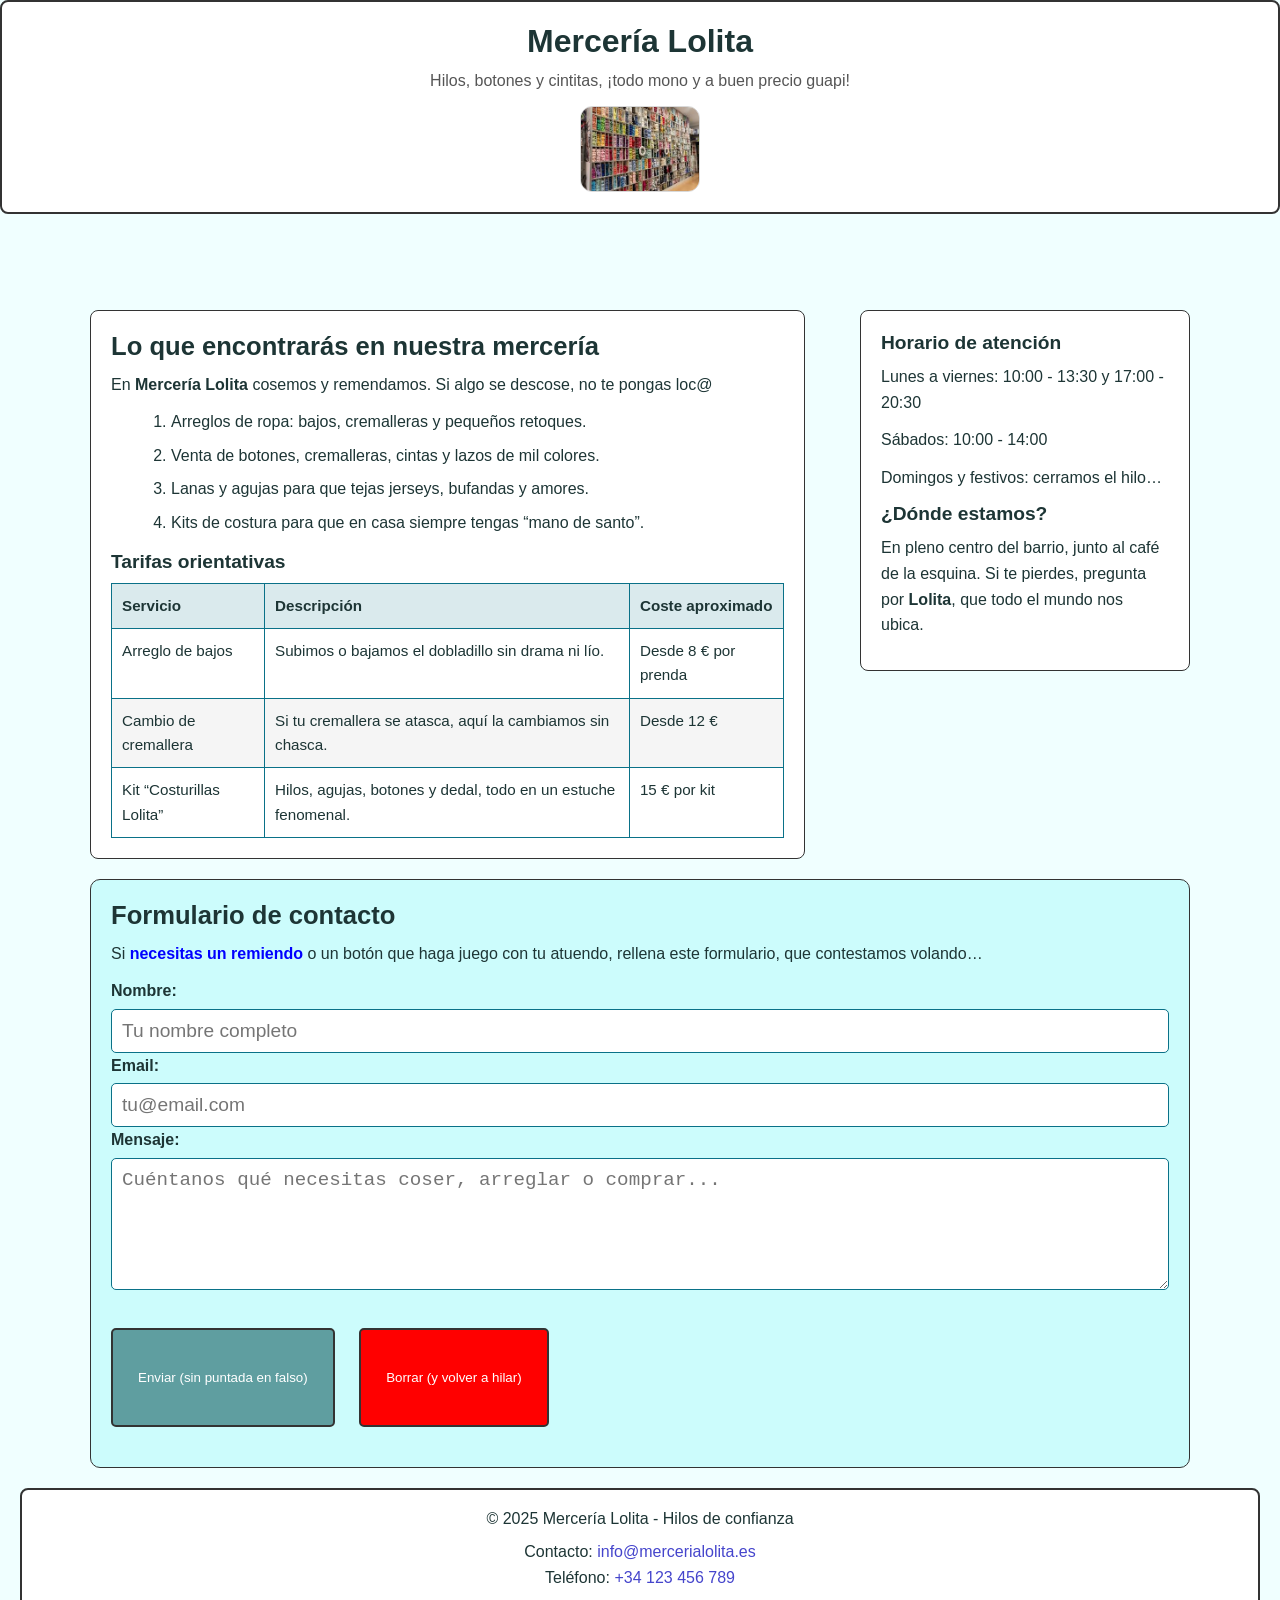
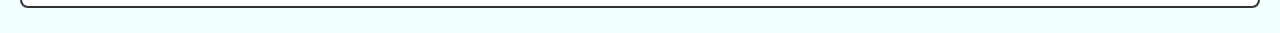
<file: ApuntesBaseCSS_Lolita/index.html>
<!DOCTYPE html>
<html lang="es">

<head>
    <meta charset="UTF-8">
    <meta name="viewport" content="width=device-width, initial-scale=1.0">
    <title>Mercería Lolita</title>

    <link rel="stylesheet" href="styles.css">

</head>

<body>

    <header>
        <h1>Mercería Lolita</h1>
        <p>Hilos, botones y cintitas, ¡todo mono y a buen precio guapi!</p>
        <img src="logo.jpg" alt="Carrete de hilo sonriente" class="logo">
    </header>

    <main class="layout">
        <article class="content">
            <h2>Lo que encontrarás en nuestra mercería</h2>
            <p>
                En <strong>Mercería Lolita</strong> cosemos y remendamos.
                Si algo se descose, no te pongas loc@
            </p>

            <ol>
                <li>Arreglos de ropa: bajos, cremalleras y pequeños retoques.</li>
                <li>Venta de botones, cremalleras, cintas y lazos de mil colores.</li>
                <li>Lanas y agujas para que tejas jerseys, bufandas y amores.</li>
                <li>Kits de costura para que en casa siempre tengas “mano de santo”.</li>
            </ol>

            <h3>Tarifas orientativas</h3>

            <table class="tabla-tarifas">
                <thead>
                    <tr>
                        <th>Servicio</th>
                        <th>Descripción</th>
                        <th>Coste aproximado</th>
                    </tr>
                </thead>
                <tbody>
                    <tr>
                        <td>Arreglo de bajos</td>
                        <td>Subimos o bajamos el dobladillo sin drama ni lío.</td>
                        <td>Desde 8 € por prenda</td>
                    </tr>
                    <tr>
                        <td>Cambio de cremallera</td>
                        <td>Si tu cremallera se atasca, aquí la cambiamos sin chasca.</td>
                        <td>Desde 12 €</td>
                    </tr>
                    <tr>
                        <td>Kit “Costurillas Lolita”</td>
                        <td>Hilos, agujas, botones y dedal, todo en un estuche fenomenal.</td>
                        <td>15 € por kit</td>
                    </tr>
                </tbody>
            </table>
        </article>

        <aside class="sidebar">
            <h3>Horario de atención</h3>
            <p>Lunes a viernes: 10:00 - 13:30 y 17:00 - 20:30</p>
            <p>Sábados: 10:00 - 14:00</p>
            <p>Domingos y festivos: cerramos el hilo… </p>

            <h3>¿Dónde estamos?</h3>
            <p>
                En pleno centro del barrio, junto al café de la esquina.
                Si te pierdes, pregunta por <strong>Lolita</strong>, 
                que todo el mundo nos ubica.
            </p>
        </aside>

        <section class="contacto">
            <h2>Formulario de contacto</h2>
            <p>
                Si <span class="trozo">necesitas un remiendo</span> 
                o un botón que haga juego con tu atuendo,
                rellena este formulario, que contestamos volando… 
            </p>

            <form action="#" method="post" class="form">
                <label class="campo">
                    <span>Nombre:</span>
                    <input type="text" name="nombre" placeholder="Tu nombre completo" required>
                </label>

                <label class="campo">
                    <span>Email:</span>
                    <input type="email" name="email" placeholder="tu@email.com" required>
                </label>

                <label class="campo">
                    <span>Mensaje:</span>
                    <textarea name="mensaje" rows="5" cols="40" placeholder="Cuéntanos qué necesitas coser, arreglar o comprar..."></textarea>
                </label>

                <div class="acciones">
                    <button type="submit" class="btn btn-enviar">Enviar (sin puntada en falso)</button>
                    <button type="reset" class="btn btn-borrar">Borrar (y volver a hilar)</button>
                </div>
            </form>
        </section>
    </main>

    <footer class="site-footer">
        <p>&copy; 2025 Mercería Lolita - Hilos de confianza</p>
        <address>
            Contacto: <a href="mailto:info@mercerialolita.es">info@mercerialolita.es</a><br>
            Teléfono: <a href="tel:+34123456789">+34 123 456 789</a>
        </address>
    </footer>

</body>

</html>
</file>
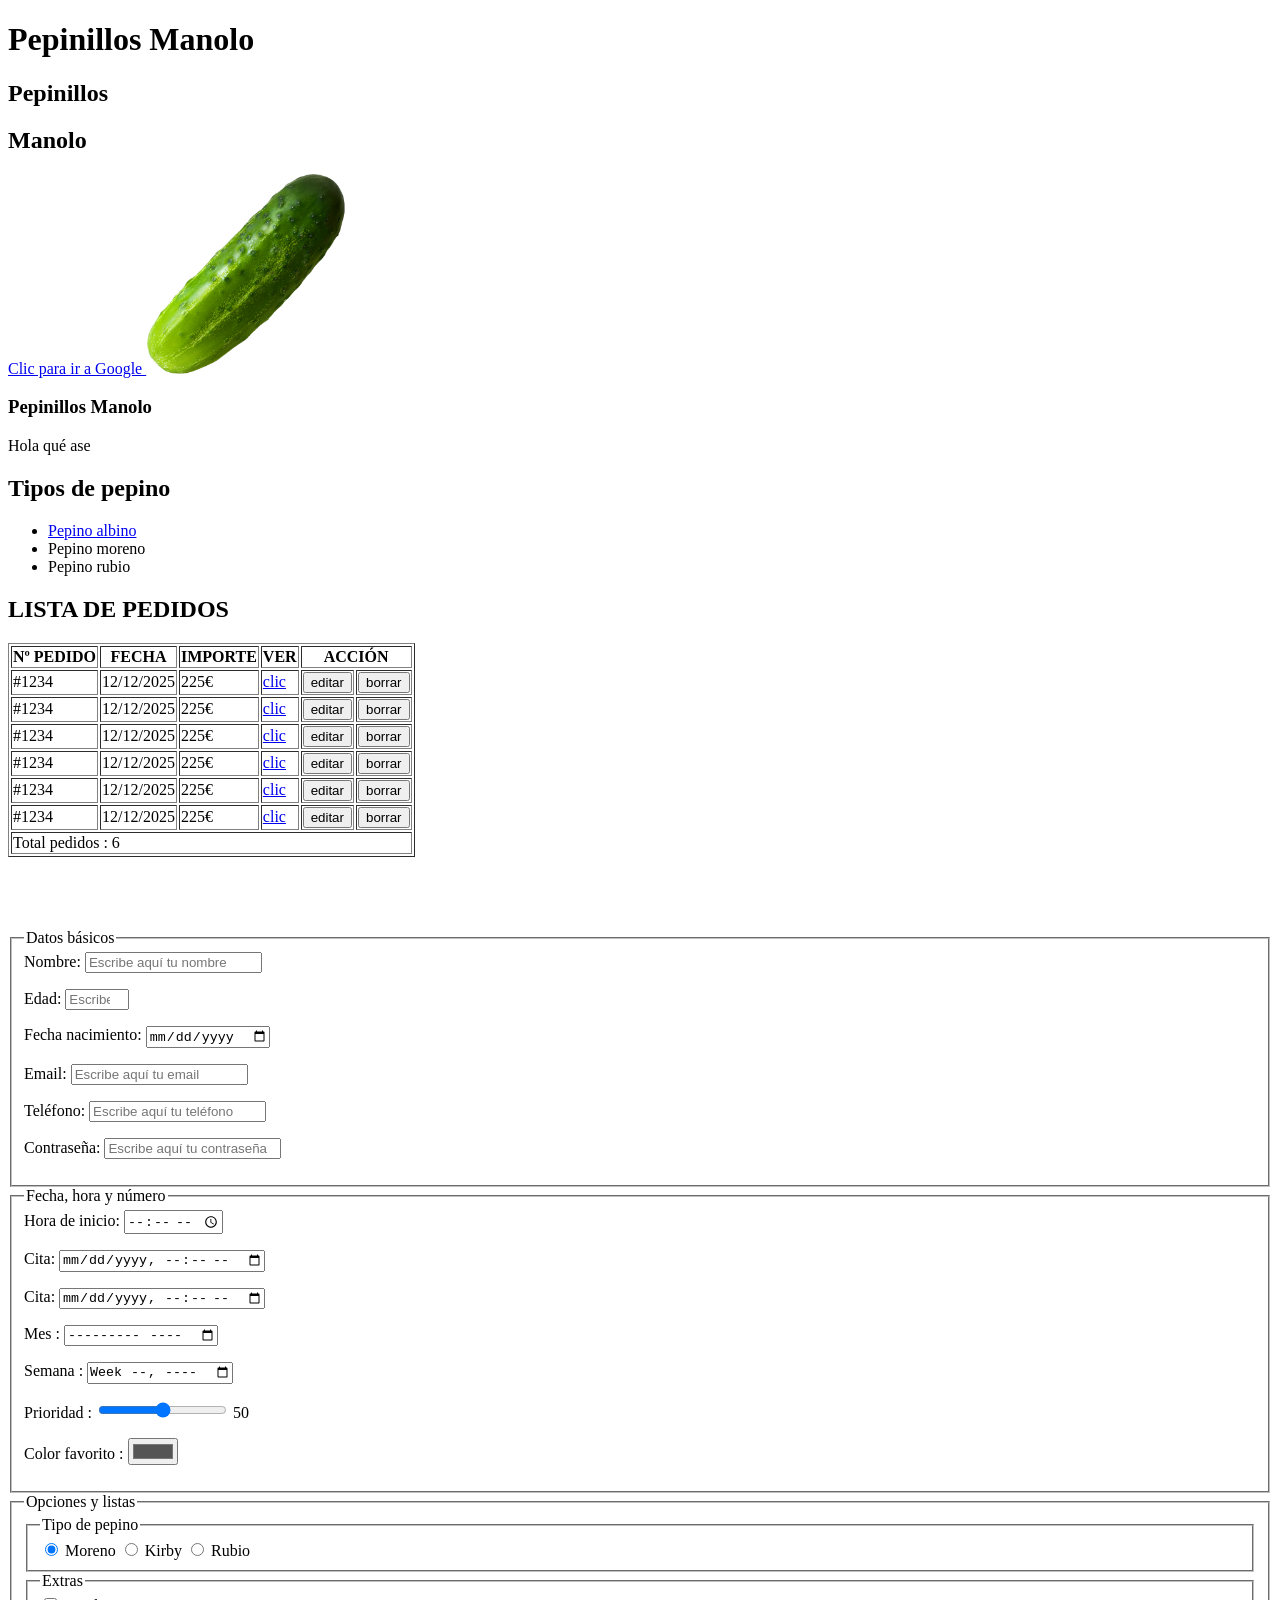
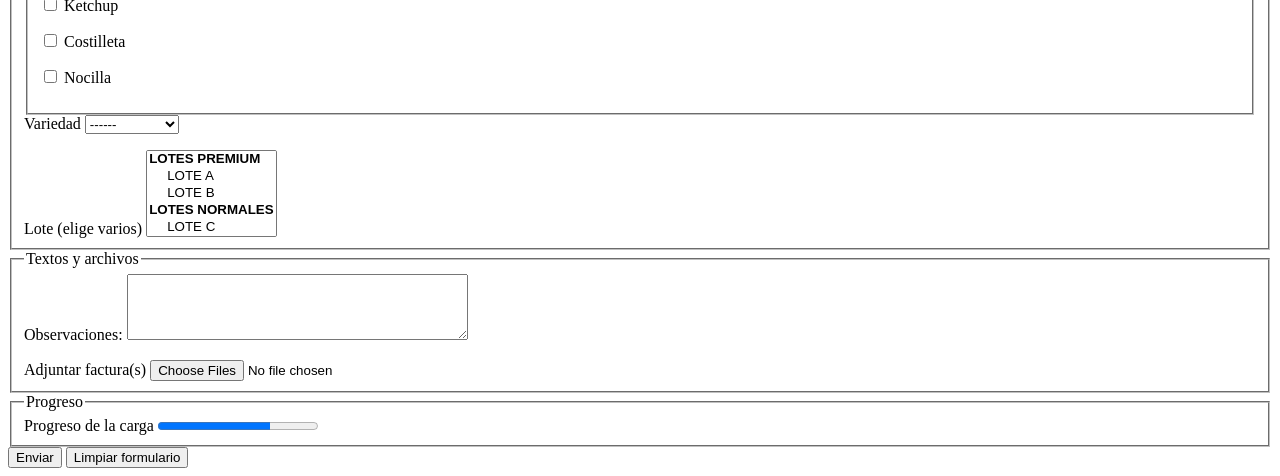
<file: ApuntesHTML5_ProyectoPepino/index.html>
<!DOCTYPE html>
<!--
  DOCTYPE declara que el documento usa HTML5 (la versión estándar actual).
  * No es una etiqueta HTML, es una instrucción para el navegador.
  * Evita que el navegador entre en "quirks mode" (modo de compatibilidad antiguo).
-->

<html lang="en">
<!--
  <html> envuelve TODO el documento.
  Atributos clave:
  * lang="en" indica el idioma principal del contenido. Si tu página está en español,
    lo ideal es lang="es" para que lectores de pantalla, correctores y buscadores
    apliquen reglas adecuadas (separadores, pronunciación, etc.).
-->

<head>
  <!--
    <head> contiene metadatos y recursos que NO se muestran directamente en la página:
    codificación, título, iconos, hojas de estilo, scripts que cargan en cabecera, SEO, etc.
  -->

  <meta charset="UTF-8">
  <!--
    Define la codificación de caracteres como UTF-8.
    * Permite usar tildes, eñes y símbolos sin problemas.
    * Debe ir lo más arriba posible en <head> para aplicarse antes de leer el resto.
  -->

  <meta name="viewport" content="width=device-width, initial-scale=1.0">
  <!--
    Hace la página responsive en móviles.
    * width=device-width hace que el ancho de la "ventana gráfica" coincida con el del dispositivo.
    * initial-scale=1.0 establece el nivel de zoom inicial.
    * Opcionalmente se añaden propiedades como user-scalable=no (no recomendado por accesibilidad).
  -->

  <title>Mi primera página</title>
  <!--
    Título que verás en la pestaña del navegador y como texto por defecto al guardar favoritos.
    * Único por página.
    * Útil para SEO y accesibilidad (describe el contenido de la página).
  -->

  <!--
    Aquí también suelen incluirse:
    * <link rel="icon" href="/favicon.ico">
    * <link rel="stylesheet" href="styles.css">
    * <meta name="description" content="Descripción corta de la página">
  -->
</head>

<body>
  <!--
    <body> contiene todo el contenido visible: encabezados, párrafos, imágenes, enlaces, tablas, formularios, etc.
    * Semántica recomendada (no incluida aquí por mantener tu ejemplo): <header>, <main>, <footer>, <nav>, <section>, <article>…
  -->

  <!-- Comentario HTML: no se muestra en la página. Útil para dejar notas al equipo. -->

  <h1>Pepinillos Manolo</h1>
  <!--
    <h1> es el encabezado principal (nivel 1). Debe describir el tema de la página.
    * Solo debería existir un <h1> por página en la mayoría de casos.
    * Los niveles <h1>…<h6> definen jerarquía (estructuran el documento para SEO/lectores de pantalla).
  -->

  <h2>Pepinillos</h2>
  <!-- <h2> es un subtítulo de segundo nivel, hijo temático del <h1>. -->

  <h2>Manolo</h2>
  <!-- Otro <h2>. Mantén la jerarquía lógica (evita saltos como pasar de <h2> a <h4> sin <h3>). -->

  <a href="https://www.google.com/" target="_blank" rel="noopener noreferrer">
    Clic para ir a Google
  </a>
  <!--
    <a> crea un enlace.
    * href: URL de destino (absoluta o relativa).
    * target="_blank": abre en nueva pestaña.
    * IMPORTANTE: añade rel="noopener noreferrer" por seguridad/rendimiento al usar _blank
      (evita que la página destino pueda acceder a window.opener de la original).
    * El texto del enlace debe ser descriptivo (mejor "Ir a Google" que "clic").
  -->

  <img src="pepino.png" alt="Logotipo: pepino torcido" width="200" height="200" title="Logo pepino" loading="lazy">
  <!--
    <img> inserta una imagen.
    * src: ruta al recurso (local o remota).
    * alt: texto alternativo que se lee si la imagen no carga o para usuarios de lectores de pantalla.
      - Debe describir la función de la imagen ("Botón buscar" vs. descripción visual inútil).
    * width/height: reservar espacio y evitar reflujo; idealmente acompaña con tamaños reales/ratio.
    * title: tooltip opcional al pasar el ratón (NO sustituye al alt).
    * loading="lazy": difiere la carga hasta que sea necesaria (mejora rendimiento).
  -->

  <h3>Pepinillos Manolo</h3>
  <!-- <h3> es un subtítulo de tercer nivel, dependiente de <h2>. -->

  <p>Hola qué ase</p>
  <!--
    <p> define un párrafo de texto.
    * Evita anidar bloques dentro de <p> salvo elementos en línea (<a>, <strong>, <em>, <span>…).
  -->

  <h2>Tipos de pepino</h2>

  <ul>
    <!-- <ul> lista NO ordenada (viñetas). -->
    <li><a href="https://www.google.com/">Pepino albino</a></li>
    <!--
      <li> es un ítem de lista.
      * Puede contener texto u otros elementos (enlaces, imágenes…).
    -->
    <li>Pepino moreno</li>
    <li>Pepino rubio</li>
  </ul>
  <!--
    Para listas con orden lógico (1,2,3…) usa <ol> (lista ordenada).
    Para descripciones usa <dl> con <dt>/<dd>.
  -->

  <h2>LISTA DE PEDIDOS</h2>

  <table border="1">
    <!--
      <table> representa datos tabulares.
      * border="1" es heredado de HTML antiguo; hoy se recomienda CSS (p.ej. table { border-collapse: collapse } td, th { border: 1px solid #ccc }).
      * Mantén una estructura semántica clara con <thead>, <tbody> y <tfoot>.
      * Cada fila es <tr>; las celdas de encabezado usan <th> (por defecto en negrita y centradas),
        las celdas de datos usan <td>.
    -->
    <thead>
      <tr>
        <th scope="col">Nº PEDIDO</th>
        <th scope="col">FECHA</th>
        <th scope="col">IMPORTE</th>
        <th scope="col">VER</th>
        <th scope="col" colspan="2">ACCIÓN</th>
      </tr>
    </thead>
    <tbody>
      <!-- Filas de datos. Considera usar <th scope="row"> para el identificador principal de cada fila. -->
      <tr>
        <td>#1234</td>
        <td>12/12/2025</td>
        <td>225€</td>
        <td><a href="#">clic</a></td>
        <td><button type="button">editar</button></td>
        <td><button type="button">borrar</button></td>
      </tr>
      <tr>
        <td>#1234</td>
        <td>12/12/2025</td>
        <td>225€</td>
        <td><a href="#">clic</a></td>
        <td><button type="button">editar</button></td>
        <td><button type="button">borrar</button></td>
      </tr>
      <tr>
        <td>#1234</td>
        <td>12/12/2025</td>
        <td>225€</td>
        <td><a href="#">clic</a></td>
        <td><button type="button">editar</button></td>
        <td><button type="button">borrar</button></td>
      </tr>
      <tr>
        <td>#1234</td>
        <td>12/12/2025</td>
        <td>225€</td>
        <td><a href="#">clic</a></td>
        <td><button type="button">editar</button></td>
        <td><button type="button">borrar</button></td>
      </tr>
      <tr>
        <td>#1234</td>
        <td>12/12/2025</td>
        <td>225€</td>
        <td><a href="#">clic</a></td>
        <td><button type="button">editar</button></td>
        <td><button type="button">borrar</button></td>
      </tr>
      <tr>
        <td>#1234</td>
        <td>12/12/2025</td>
        <td>225€</td>
        <td><a href="#">clic</a></td>
        <td><button type="button">editar</button></td>
        <td><button type="button">borrar</button></td>
      </tr>
    </tbody>
    <tfoot>
      <tr>
        <td colspan="6">Total pedidos : 6</td>
      </tr>
    </tfoot>
  </table>
  <!--
    Accesibilidad de tablas:
    * Usa <caption> si necesitas un título visible para la tabla.
    * Usa scope="col"/"row" o headers/id para asociar celdas y encabezados cuando hay cabeceras múltiples.
  -->

  <br>
  <br>
  <br>
  <br>
  <!--
    <br> inserta un salto de línea. Úsalo con moderación; para espaciados es mejor CSS (márgenes/padding).
  -->

  <form id="contact-form">
    <!--
      <form> agrupa controles para enviar datos.
      * id: identificador único en el DOM.
      * action (omitido): URL que recibirá los datos. Si falta, el envío recarga la misma página.
      * method (omitido): por defecto GET; para datos sensibles o creación/edición usa POST.
      * autocomplete, novalidate, enctype son otros atributos útiles.
    -->

    <fieldset>
      <!-- <fieldset> agrupa campos relacionados y dibuja un marco temático. -->
      <legend>Datos básicos</legend>
      <!-- <legend> título del grupo; mejora accesibilidad. -->

      <label for="nombre">Nombre:
        <input id="nombre" name="nombre" type="text" placeholder="Escribe aquí tu nombre" required>
      </label>
      <!--
        <label> describe el propósito del control; asociarlo por for/id mejora accesibilidad y usabilidad.
        <input type="text"> campo de una sola línea para texto libre.
        * placeholder: texto guía temporal.
        * required: el navegador valida que no esté vacío antes de enviar.
        * name: clave con la que se enviará el valor en el formulario.
      -->

      <p></p>

      <label for="edad">Edad:</label>
      <input id="edad" name="edad" type="number" min="2" max="10" step="0.1" placeholder="Escribe aquí tu edad">
      <!--
        type="number": acepta números (muestra flechas y teclado numérico en móvil).
        * min/max: límites permitidos.
        * step: incremento de las flechas y validación (0.1 permite decimales).
      -->

      <p></p>

      <label for="nacimiento">Fecha nacimiento:</label>
      <input id="nacimiento" name="nacimiento" type="date" placeholder="Escribe aquí tu fecha">
      <!-- type="date": selector de calendario (formato depende del navegador/locale). -->

      <p></p>

      <label for="email">Email:</label>
      <input id="email" name="email" type="email" placeholder="Escribe aquí tu email">
      <!-- type="email": valida formato básico de correo y muestra teclado específico en móvil. -->

      <p></p>

      <label for="tel">Teléfono:</label>
      <input id="tel" name="telefono" type="tel" placeholder="Escribe aquí tu teléfono" pattern="[\\d\\s+()-]{7,}">
      <!--
        type="tel": teclado telefónico en móvil. pattern: ejemplo laxo que permite dígitos, espacios y +()-.
        * Ajusta el patrón a las reglas reales si necesitas validación estricta.
      -->

      <p></p>

      <label for="pass">Contraseña:</label>
      <input id="pass" name="password" type="password" minlength="8" placeholder="Escribe aquí tu contraseña"
        autocomplete="new-password">
      <!--
        type="password": oculta caracteres.
        * minlength: longitud mínima.
        * autocomplete: sugiere al navegador cómo tratar el campo (new-password/current-password).
      -->

      <p></p>
    </fieldset>

    <fieldset>
      <legend>Fecha, hora y número</legend>

      <label for="inicio">Hora de inicio:</label>
      <input id="inicio" name="hora_inicio" type="time" step="60">
      <!-- type="time": selector de hora. step en segundos (60 = precisión a minutos). -->

      <p></p>

      <label for="cita1">Cita:</label>
      <input id="cita1" name="cita1" type="datetime-local">
      <!-- type="datetime-local": fecha y hora sin zona horaria. -->

      <p></p>

      <label for="cita2">Cita:</label>
      <input id="cita2" name="cita2" type="datetime-local">

      <p></p>

      <label for="mes">Mes :</label>
      <input id="mes" name="mes" type="month">
      <!-- type="month": selector de mes/año. -->

      <p></p>

      <label for="semana">Semana :</label>
      <input id="semana" name="semana" type="week">
      <!-- type="week": semana ISO (año + número de semana). -->

      <p></p>

      <label for="prioridad">Prioridad :</label>
      <input id="prioridad" name="prioridad" type="range" min="0" max="100" value="50"
        oninput="document.getElementById('valorRango').value=this.value">
      <output id="valorRango">50</output>
      <!--
        type="range": deslizador. Añade min/max/value para rango/control inicial.
        <output>: elemento para mostrar resultados de cálculo o feedback del control.
        * oninput: evento que reacciona en tiempo real al mover el deslizador.
      -->

      <p></p>

      <label for="color">Color favorito :</label>
      <input id="color" name="color" type="color" value="#555555">
      <!-- type="color": selector de color (devuelve valor hex). -->

      <p></p>
    </fieldset>

    <fieldset>
      <legend>Opciones y listas</legend>

      <fieldset>
        <!-- Grupo de botones de opción (radio). Compartir el mismo name los hace mutuamente excluyentes. -->
        <legend>Tipo de pepino</legend>

        <input id="tipo_moreno" type="radio" name="tipo_pepino" value="moreno" checked>
        <label for="tipo_moreno">Moreno</label>

        <input id="tipo_kirby" type="radio" name="tipo_pepino" value="kirby">
        <label for="tipo_kirby">Kirby</label>

        <input id="tipo_rubio" type="radio" name="tipo_pepino" value="rubio">
        <label for="tipo_rubio">Rubio</label>
        <!--
          Accesibilidad: cada input con su label asociado por for/id para ampliar área clicable.
        -->
      </fieldset>

      <fieldset>
        <legend>Extras</legend>

        <input id="ext_ketchup" type="checkbox" name="extras" value="ketchup">
        <label for="ext_ketchup">Ketchup</label>
        <p></p>

        <input id="ext_costilleta" type="checkbox" name="extras" value="costilleta">
        <label for="ext_costilleta">Costilleta</label>
        <p></p>

        <input id="ext_nocilla" type="checkbox" name="extras" value="nocilla">
        <label for="ext_nocilla">Nocilla</label>
        <p></p>
        <!--
          Checkboxes permiten selección múltiple. Con el mismo name, el servidor recibirá varias claves con ese name.
          En algunos backends conviene usar name="extras[]" para recibir un array.
        -->
      </fieldset>

      <label for="s-variedad">Variedad</label>
      <select id="s-variedad" name="s-variedad">
        <!-- <select>: lista desplegable. -->
        <option value="sinOpcion">------</option>
        <optgroup label="Clásicos">
          <option value="Holandés">Holandés</option>
          <option value="Espanol">Español</option>
        </optgroup>
        <optgroup label="Modernos">
          <option value="Pelao">Pelao</option>
        </optgroup>
      </select>

      <p></p>
      <p></p>

      <label>Lote (elige varios)</label>
      <!-- <label> muestra un texto descriptivo para el campo siguiente.
     Aquí indica al usuario que debe elegir uno o varios lotes. -->

      <select name="lotes[]" multiple size="5">
        <!-- <select> crea una lista desplegable o un cuadro de selección.
       - name="lotes[]" usa corchetes [] para indicar que se pueden enviar varios valores (como un array).
       - multiple permite seleccionar más de una opción.
       - size="5" muestra 5 opciones visibles al mismo tiempo (sin necesidad de desplegar). -->

        <optgroup label="LOTES PREMIUM">
          <!-- <optgroup> agrupa opciones relacionadas bajo una categoría, 
         que se muestra como un título no seleccionable en la lista. -->
          <option value="lote-a">LOTE A</option>
          <option value="lote-b">LOTE B</option>
          <!-- Cada <option> representa una posible elección.
         - El atributo value es el valor que se enviará al servidor si se selecciona. -->
        </optgroup>

        <optgroup label="LOTES NORMALES">
          <!-- Segundo grupo de opciones -->
          <option value="lote-c">LOTE C</option>
          <option value="lote-d">LOTE D</option>
          <option value="lote-e">LOTE E</option>
          <option value="lote-f">LOTE F</option>
        </optgroup>
      </select>
      <!-- Cierre de la lista de selección -->

    </fieldset>
    <!-- Cierre del grupo anterior de campos del formulario -->

    <fieldset>
      <!-- <fieldset> agrupa varios controles de formulario relacionados. -->
      <legend>Textos y archivos</legend>
      <!-- <legend> proporciona un título descriptivo al grupo de campos. -->

      <label>Observaciones: </label>
      <!-- Texto explicativo para el área de texto. -->

      <textarea id="textarea1" rows="4" cols="40"></textarea>
      <!-- <textarea> crea un campo de texto multilínea.
       - id="textarea1" permite identificarlo en CSS o JavaScript.
       - rows y cols definen el tamaño visible del área. -->

      <p></p>
      <p></p>
      <!-- Párrafos vacíos usados para añadir separación visual (aunque sería mejor hacerlo con CSS). -->

      <label>Adjuntar factura(s)</label>
      <!-- Texto explicativo para el siguiente campo de tipo archivo. -->

      <input id="facturas" type="file" accept=".pdf, .jpg" multiple>
      <!-- <input type="file"> permite seleccionar uno o varios archivos.
       - id="facturas" lo identifica en el formulario.
       - accept=".pdf, .jpg" restringe el tipo de archivos que el usuario puede subir.
       - multiple permite seleccionar más de un archivo. -->
    </fieldset>

    <fieldset>
      <legend>Progreso</legend>
      <!-- Título del grupo de campos relacionados con el progreso. -->

      <label>Progreso de la carga</label>
      <!-- Texto descriptivo para la barra de progreso. -->

      <progress value="70" max="100"></progress>
      <!-- <progress> muestra una barra de progreso.
       - value="70" indica el progreso actual (70%).
       - max="100" indica el valor máximo (100%).
       Esta etiqueta puede actualizarse dinámicamente con JavaScript durante una carga. -->
    </fieldset>

    <button type="submit">Enviar</button>
    <!-- Botón que envía los datos del formulario al servidor. -->

    <button type="reset">Limpiar formulario</button>
    <!-- Botón que restablece los campos del formulario a sus valores iniciales. -->

    <!--
  NOTA:
  Si no se especifica el atributo "type", un <button> se comporta como type="submit".
  Tipos posibles:
  - type="submit": envía el formulario.
  - type="reset": reinicia los valores de todos los campos.
  - type="button": no realiza ninguna acción (se usa con JavaScript).
-->

  </form>

  <!--
    Buenas prácticas generales adicionales:
    * Valida del lado del servidor SIEMPRE, aunque uses validación HTML5 en el cliente.
    * Usa CSS para espaciados (<br> solo para saltos de línea en contenidos, no para maquetar).
    * Añade mensajes de error/ayuda con aria-live para accesibilidad si implementas validación personalizada.
    * Considera <main> para envolver el contenido principal y <footer> para el pie de página.
  -->

</body>

</html>
</file>
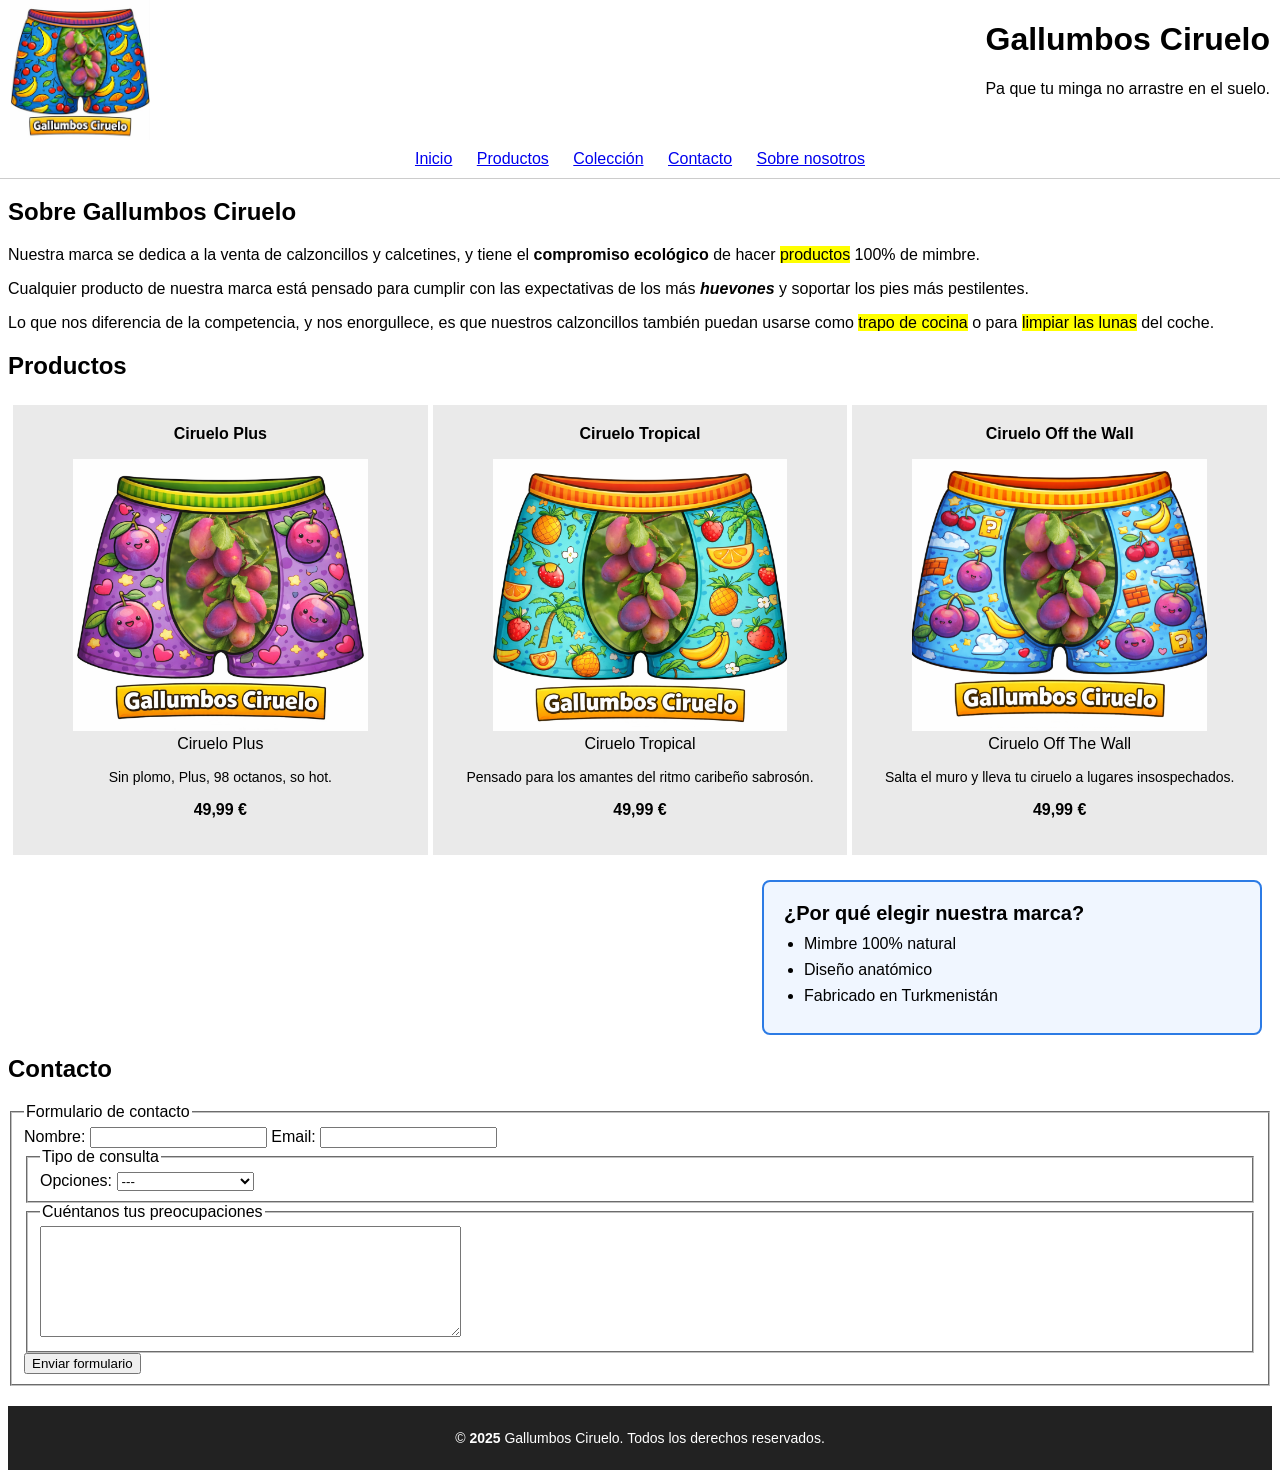
<file: GallumbosCiruelo/index.html>
<!DOCTYPE html>
<html lang="es">
  <head>
    <meta charset="UTF-8" />
    <meta name="viewport" content="width=device-width, initial-scale=1.0" />
    <title>Gallumbos Ciruelo</title>
    <link rel="stylesheet" href="styles.css" />
  </head>
  <body>
    <header class="cabecera">
      <img
        class="logo"
        src="img/gallumbos_ciruelo.jpg"
        alt="Logo Gallumbos Ciruelo"
      />
      <div class="titulo-subtitulo">
        <h1>Gallumbos Ciruelo</h1>
        <p>Pa que tu minga no arrastre en el suelo.</p>
      </div>
      <nav>
        <ul>
          <li><a href="#top">Inicio</a></li>
          <li><a href="#productos">Productos</a></li>
          <li><a href="#productos">Colección</a></li>
          <li><a href="#contacto">Contacto</a></li>
          <li><a href="#sobre-nosotros">Sobre nosotros</a></li>
        </ul>
      </nav>
    </header>

    <main>
      <section id="sobre-nosotros" class="sobre-nosotros">
        <article>
          <h2>Sobre Gallumbos Ciruelo</h2>
          <p>
            Nuestra marca se dedica a la venta de calzoncillos y calcetines, y
            tiene el <strong>compromiso ecológico</strong> de hacer
            <mark>productos</mark> 100% de mimbre.
          </p>
          <p>
            Cualquier producto de nuestra marca está pensado para cumplir con
            las expectativas de los más <em><strong>huevones</strong></em> y
            soportar los pies más pestilentes.
          </p>
          <p>
            Lo que nos diferencia de la competencia, y nos enorgullece, es que
            nuestros calzoncillos también puedan usarse como
            <mark>trapo de cocina</mark> o para
            <mark>limpiar las lunas</mark> del coche.
          </p>
        </article>
      </section>

      <section id="productos" class="productos">
        <h2>Productos</h2>
        <table class="full-table">
          <tr>
            <article class="celda-producto">
              <td>
                <div class="product">
                  <h3 class="product-name">Ciruelo Plus</h3>
                  <figure>
                    <img
                      src="img/ciruelo plus.png"
                      alt="Ciruelo Plus"
                      class="product-image"
                    />
                    <figcaption>Ciruelo Plus</figcaption>
                  </figure>
                  <p class="product-description">
                    Sin plomo, Plus, 98 octanos, so hot.
                  </p>
                  <p class="product-price">49,99 €</p>
                </div>
              </td>
            </article>
            <article class="celda-producto">
              <td>
                <div class="product">
                  <h3 class="product-name">Ciruelo Tropical</h3>
                  <figure>
                    <img
                      src="img/ciruelo tropical.png"
                      alt="Ciruelo Tropical"
                      class="product-image"
                    />
                    <figcaption>Ciruelo Tropical</figcaption>
                  </figure>
                  <p class="product-description">
                    Pensado para los amantes del ritmo caribeño sabrosón.
                  </p>
                  <p class="product-price">49,99 €</p>
                </div>
              </td>
            </article>
            <article class="celda-producto">
              <td>
                <div class="product">
                  <h3 class="product-name">Ciruelo Off the Wall</h3>
                  <figure>
                    <img
                      src="img/ciruelo off the wall.png"
                      alt="Ciruelo Off The Wall"
                      class="product-image"
                    />
                    <figcaption>Ciruelo Off The Wall</figcaption>
                  </figure>
                  <p class="product-description">
                    Salta el muro y lleva tu ciruelo a lugares insospechados.
                  </p>
                  <p class="product-price">49,99 €</p>
                </div>
              </td>
            </article>
          </tr>
        </table>
      </section>

      <section class="caja-ventajas">
        <h2>¿Por qué elegir nuestra marca?</h2>
        <ul>
          <li>Mimbre 100% natural</li>
          <li>Diseño anatómico</li>
          <li>Fabricado en Turkmenistán</li>
        </ul>
      </section>

      <section id="contacto">
        <h2>Contacto</h2>
        <form action="#" method="post">
          <fieldset>
            <legend>Formulario de contacto</legend>

            <label for="nombre">Nombre:</label>
            <input type="text" id="nombre" name="nombre" />

            <label for="email">Email:</label>
            <input type="email" id="email" name="email" />

            <fieldset>
              <legend>Tipo de consulta</legend>
              <label for="consulta">Opciones:</label>
              <select id="consulta" name="consulta">
                <option value="">---</option>
                <option value="pene-pequeño">Mini picha</option>
                <option value="pene-descapotable">Pene descapotable</option>
                <option value="pene-enorme">Ariete Vikingo</option>
              </select>
            </fieldset>

            <fieldset>
              <legend>Cuéntanos tus preocupaciones</legend>
              <label for="preocupaciones">
                <textarea
                  id="preocupaciones"
                  name="preocupaciones"
                  cols="50"
                  rows="7"
                ></textarea>
              </label>
            </fieldset>

            <button type="submit">Enviar formulario</button>
          </fieldset>
        </form>
      </section>
    </main>

    <footer class="footer">
      <p>
        © <span class="anio">2025</span>
        <span class="marca">Gallumbos Ciruelo.</span> Todos los derechos
        reservados.
      </p>
    </footer>
  </body>
</html>
</file>
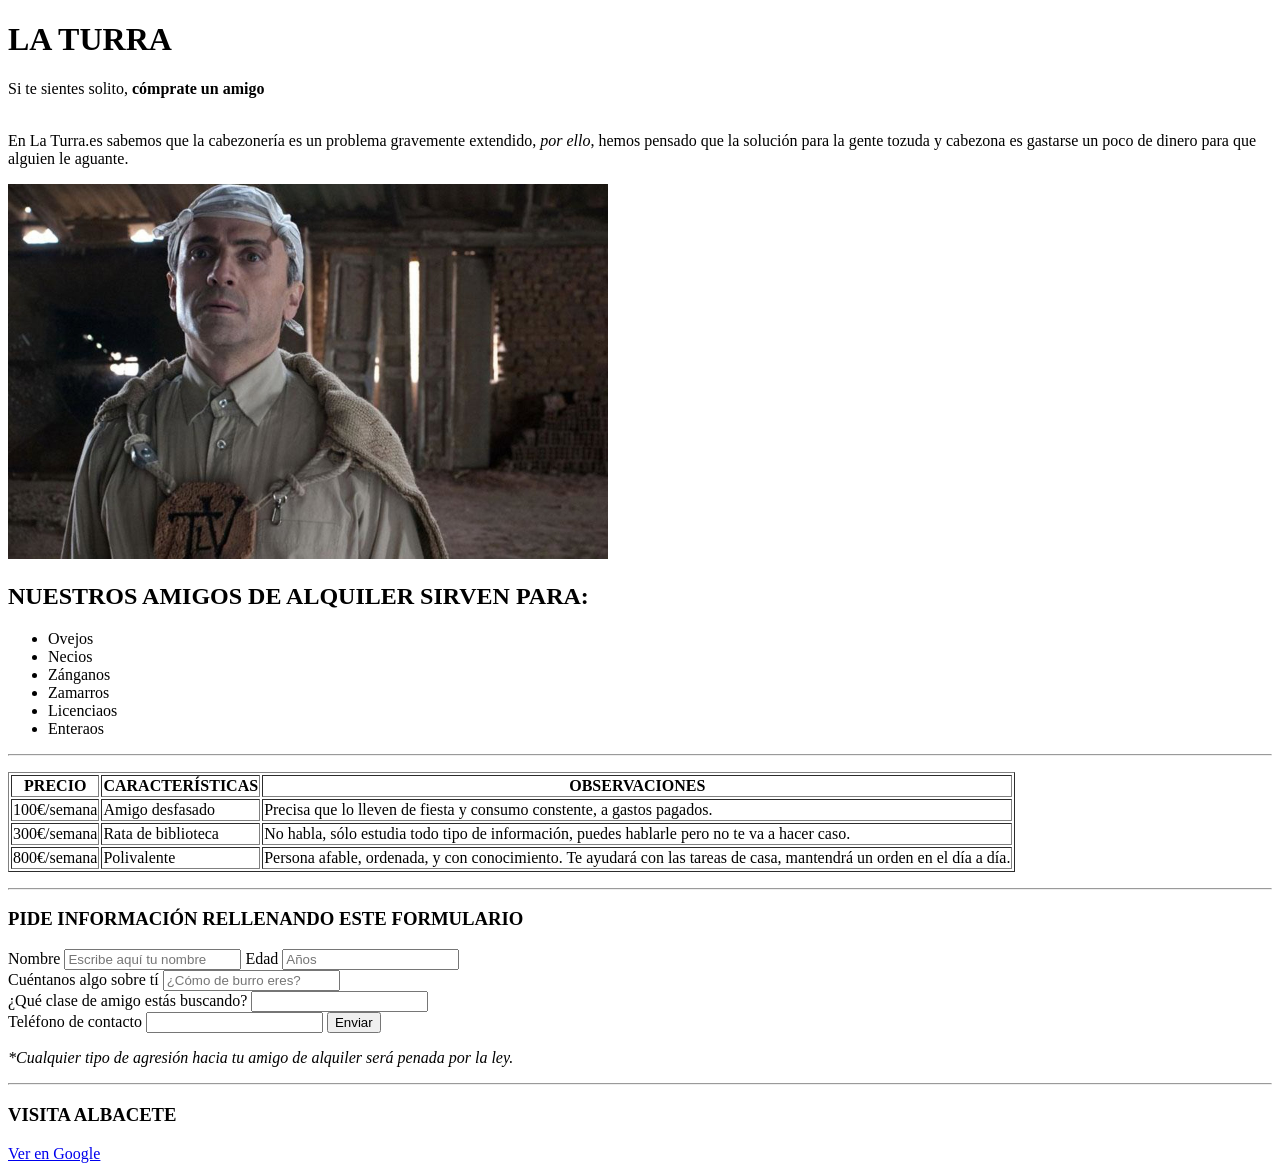
<file: EjerciciosT01/01-La Turra 2/index.html>
<!DOCTYPE html>
<html lang="en">
<head>
    <meta charset="UTF-8">
    <meta name="viewport" content="width=device-width, initial-scale=1.0">
    <title>La Turra</title>
</head>
<body>
    <h1>LA TURRA</h1>
    <P>Si te sientes solito, <strong>cómprate un amigo</strong></P>
    <br>
    <span>En La Turra.es sabemos que la cabezonería es un problema gravemente extendido, 
        <em>por ello</em>, hemos pensado que la solución para la gente tozuda y cabezona
        es gastarse un poco de dinero para que alguien le aguante.
    </span>
    <p></p>
    <img src="img/capitanFanegas.jpg" 
        width="600"
        title="Tío necio y cabezón"
        alt="Capitán Fanegas">
    <p></p>
    <div>
        <h2>NUESTROS AMIGOS DE ALQUILER SIRVEN PARA:</h2>
        <ul>
            <li>Ovejos</li>
            <li>Necios</li>
            <li>Zánganos</li>
            <li>Zamarros</li>
            <li>Licenciaos</li>
            <li>Enteraos</li>
        </ul>
    </div>
    <hr>
    <p></p>
    <div id="tabla">
        <table border="1">
            <thead>
                <tr>
                    <th>PRECIO</th>
                    <th>CARACTERÍSTICAS</th>
                    <th>OBSERVACIONES</th>
                </tr>
            </thead>
            <tbody>
                <tr>
                    <td>100€/semana</td>
                    <td>Amigo desfasado</td>
                    <td>Precisa que lo lleven de fiesta y consumo constente, a gastos pagados.</td>
                </tr>
                <tr>
                    <td>300€/semana</td>
                    <td>Rata de biblioteca</td>
                    <td>No habla, sólo estudia todo tipo de información, puedes hablarle pero no te va a hacer caso.</td>
                </tr>
                <tr>
                    <td>800€/semana</td>
                    <td>Polivalente</td>
                    <td>Persona afable, ordenada, y con conocimiento. Te ayudará con las tareas de casa, mantendrá un orden en el día a día.</td>
                </tr>
            </tbody>
        </table>
    </div>
<p></p>
<hr>
<p></p>
    <section id="contacto">
        <h3>PIDE INFORMACIÓN RELLENANDO ESTE FORMULARIO</h3>
        <form>
            <label>Nombre</label>
            <input type="text" placeholder="Escribe aquí tu nombre">
            <label>Edad</label>
            <input type="number" placeholder="Años">
            <br>
            <label>Cuéntanos algo sobre tí</label>
            <input type="text" placeholder="¿Cómo de burro eres?">
            <br>
            <label>¿Qué clase de amigo estás buscando?</label>
            <input type="text">
            <br>
            <label>Teléfono de contacto</label>
            <input type="number">
            <button type="submit">Enviar</button>
        </form>
    <p><em>*Cualquier tipo de agresión hacia tu amigo de alquiler será penada por la ley.</em></p>
    </section>
<p></p>
<hr>
<p></p>
    <section id="viajar">
        <h3>VISITA ALBACETE</h3>
        <a href="https://www.google.com/search?q=albacete&rlz=1C1GCEA_enES1181ES1181&oq=albacete&gs_lcrp=EgZjaHJvbWUqBwgAEAAYjwIyBwgAEAAYjwIyCggBEC4YsQMYgAQyBggCEC4YAzIHCAMQLhiABDIHCAQQABiABDIHCAUQABiABDIHCAYQABiABDIHCAcQABiABDIHCAgQABiABDIGCAkQABgD0gEIOTA3OGowajeoAgCwAgA&sourceid=chrome&ie=UTF-8" target="_blank">
        Ver en Google </a>
    </section>
</body>
</html>
</file>
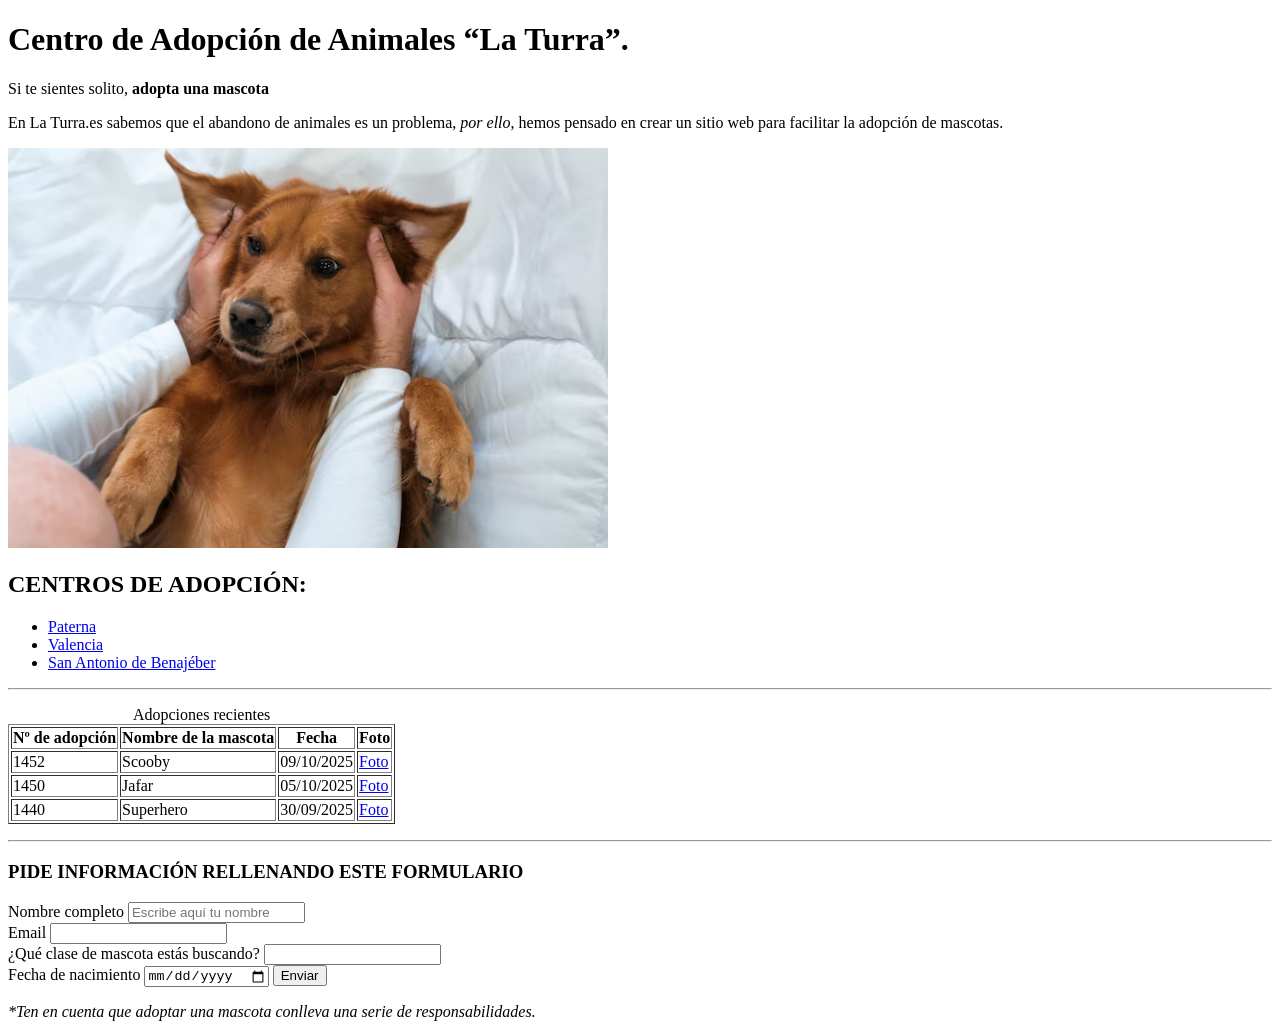
<file: EjerciciosT01/01-La Turra/index.html>
<!DOCTYPE html>
<html lang="en">
<head>
    <meta charset="UTF-8">
    <meta name="viewport" content="width=device-width, initial-scale=1.0">
    <title>La Turra</title>
</head>
<body>
    <h1>Centro de Adopción de Animales “La Turra”.</h1>
    <P>Si te sientes solito, <strong>adopta una mascota</strong></P>
    <span>En La Turra.es sabemos que el abandono de animales es un problema, 
        <em>por ello</em>, hemos pensado en crear un sitio web para facilitar la 
        adopción de mascotas.
    </span>
    <p></p>
    <img src="img/orejas.jpg" 
        width="600"
        title="Perro con orejas de soplillo"
        alt="Perrete">
    <p></p>
    <div>
        <h2>CENTROS DE ADOPCIÓN:</h2>
        <ul>
            <li><a href="https://refugio.serviciosdepaterna.es/" target="_blank">Paterna</a></li>
            <li><a href="https://www.protectoramodepran.com/" target="_blank">Valencia</a></li>
            <li><a href="https://www.svpap.org/" target="_blank">San Antonio de Benajéber</a></li>
        </ul>
    </div>
    <hr>
    <p></p>
    <div id="tabla">
        <table border="1">
            <caption>Adopciones recientes</caption>
            <thead>
                <tr>
                    <th>Nº de adopción</th>
                    <th>Nombre de la mascota</th>
                    <th>Fecha</th>
                    <th>Foto</th>
                </tr>
            </thead>
            <tbody>
                <tr>
                    <td>1452</td>
                    <td>Scooby</td>
                    <td>09/10/2025</td>
                    <td><a href="https://svpap.org/ficha-66" target="_blank">Foto</a></td>
                </tr>
                <tr>
                    <td>1450</td>
                    <td>Jafar</td>
                    <td>05/10/2025</td>
                    <td><a href="https://svpap.org/ficha-231" target="_blank">Foto</a></td>
                </tr>
                <tr>
                    <td>1440</td>
                    <td>Superhero</td>
                    <td>30/09/2025</td>
                    <td><a href="https://svpap.org/ficha-163" target="_blank">Foto</a></td>
                </tr>
            </tbody>
        </table>
    </div>
<p></p>
<hr>
<p></p>
    <section id="contacto">
        <h3>PIDE INFORMACIÓN RELLENANDO ESTE FORMULARIO</h3>
        <form>
            <label>Nombre completo</label>
            <input type="text" placeholder="Escribe aquí tu nombre" required>
            <br>
            <label>Email</label>
            <input type="email">
            <br>
            <label>¿Qué clase de mascota estás buscando?</label>
            <input type="text">
            <br>
            <label>Fecha de nacimiento</label>
            <input type="date">
            <button type="submit">Enviar</button>
        </form>
    <p><em>*Ten en cuenta que adoptar una mascota conlleva una serie de responsabilidades.</em></p>
    </section>
</body>
</html>
</file>
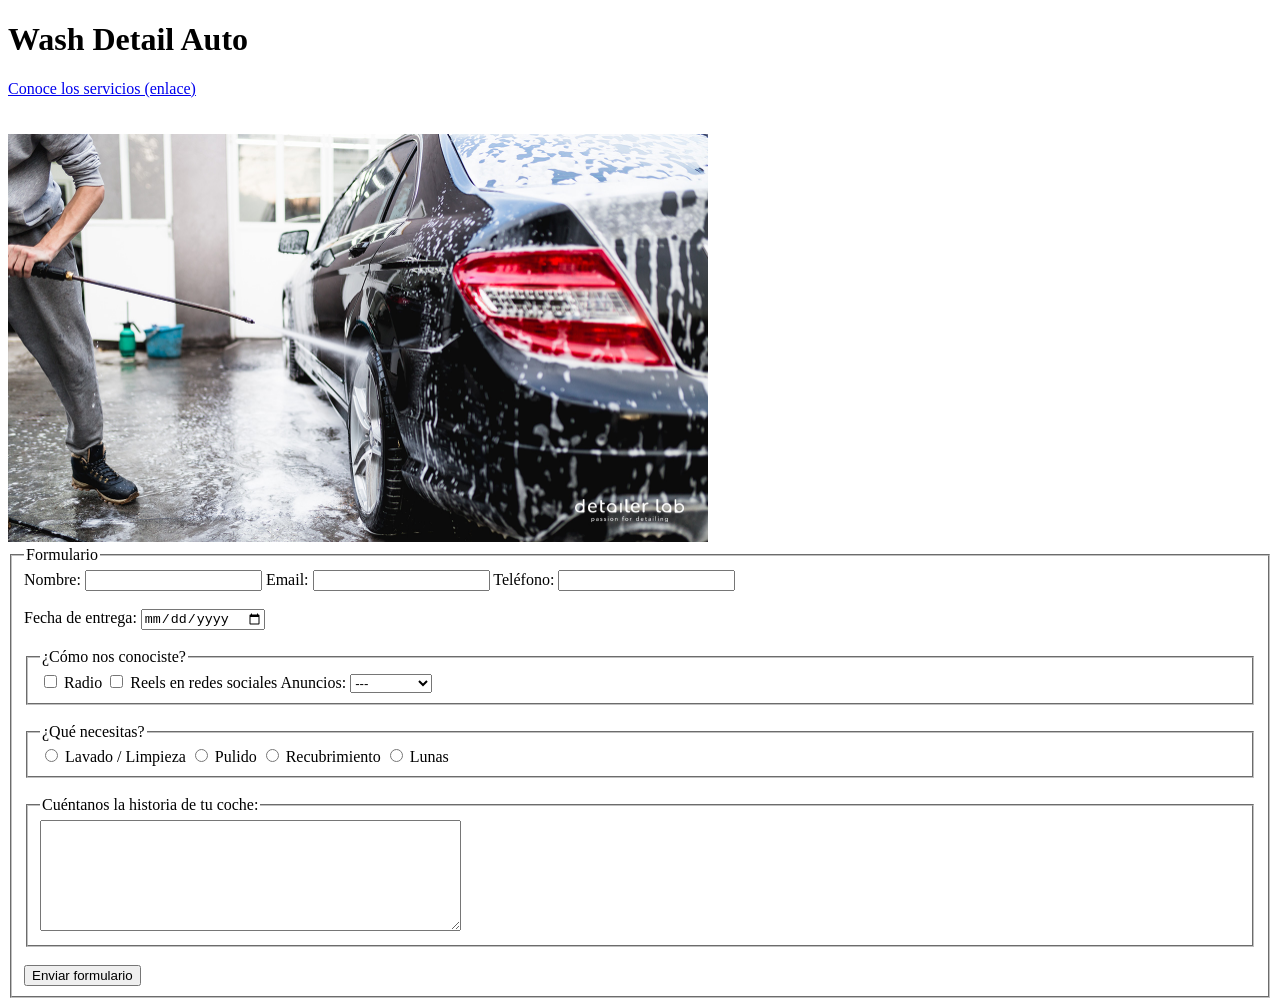
<file: EjerciciosT01/02- La web de mi empresa/index.html>
<!DOCTYPE html>
<html lang="es">
  <head>
    <meta charset="UTF-8" />
    <meta name="viewport" content="width=device-width, initial-scale=1.0" />
    <title>Wash Detail Auto</title>
  </head>
  <body>
    <main>
      <header id="Presentacion">
        <h1>Wash Detail Auto</h1>
        <a
          href="https://detailwashauto.es/"
          target="_blank"
          rel="noopener noreferrer"
        >
          Conoce los servicios (enlace)
        </a>
        <br />
        <br />
        <br />
        <img src="img/detailing.jpg" width="700" alt="Lavadero" />
      </header>

      <section id="formulario">
        <form action="#" method="post">
          <fieldset>
            <legend>Formulario</legend>

            <label for="nombre">Nombre: </label>
            <input type="text" id="nombre" name="nombre" />
            <label for="email">Email: </label>
            <input type="email" id="email" name="email" />
            <label for="telefono">Teléfono: </label>
            <input
              type="tel"
              id="telefono"
              name="telefono"
              pattern="[0-9]{9}"
            />
            <br />
            <br />

            <label for="fechaEntrega">Fecha de entrega: </label>
            <input type="date" id="fechaEntrega" name="fechaEntrega" />
            <br />
            <br />

            <fieldset>
              <legend>¿Cómo nos conociste?</legend>
              <label>
                <input type="checkbox" name="llegada" value="radio" /> Radio
              </label>
              <label>
                <input type="checkbox" name="llegada" value="redes" /> Reels en
                redes sociales
              </label>
              <label for="anuncios">Anuncios: </label>
              <select id="anuncios" name="llegada">
                <option value="">---</option>
                <option value="anunciosTV">TV</option>
                <option value="anunciosIg">Instagram</option>
                <option value="anunciosFb">Facebook</option>
              </select>
            </fieldset>

            <br />
            <fieldset>
              <legend>¿Qué necesitas?</legend>
              <label>
                <input type="radio" name="servicio" value="limpieza" /> Lavado /
                Limpieza
              </label>
              <label>
                <input type="radio" name="servicio" value="pulido" /> Pulido
              </label>
              <label>
                <input type="radio" name="servicio" value="chapa" />
                Recubrimiento
              </label>
              <label>
                <input type="radio" name="servicio" value="lunas" /> Lunas
              </label>
            </fieldset>

            <br />

            <fieldset>
              <legend>Cuéntanos la historia de tu coche:</legend>
              <label for="historia">
                <textarea
                  id="historia"
                  name="historia"
                  cols="50"
                  rows="7"
                ></textarea>
              </label>
            </fieldset>
            <br />
            <button type="submit">Enviar formulario</button>
          </fieldset>
        </form>
      </section>
    </main>
  </body>
</html>
</file>
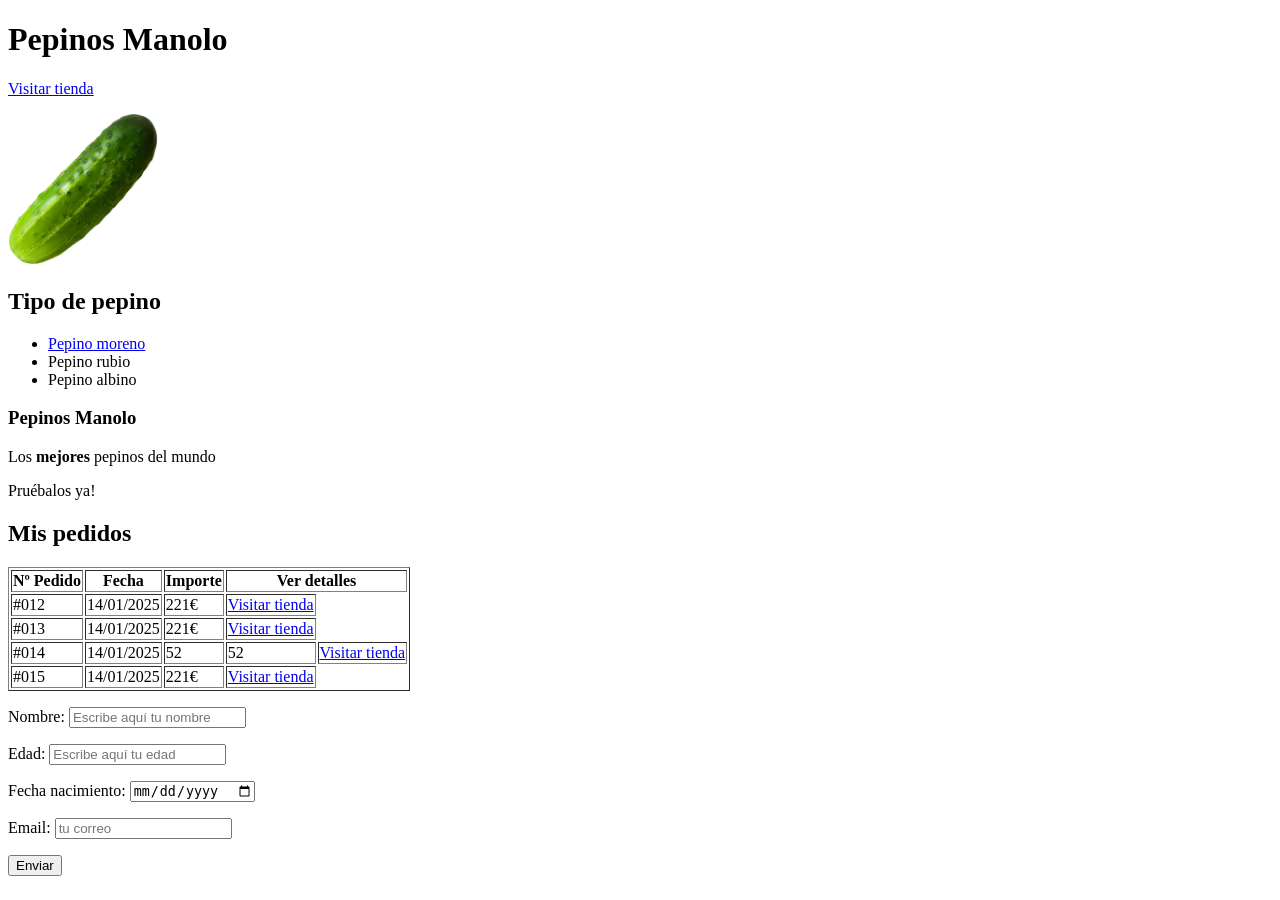
<file: Temario_Teoria/T01. Entorno y herramientas para el desarrollo web/MiPrimerHTML/index.html>
<!DOCTYPE html> <!-- Indica que el documento está escrito en HTML5 -->
<html lang="en"> <!-- Define el idioma principal del contenido (inglés en este caso) -->

<head>
    <meta charset="UTF-8"> <!-- Especifica la codificación de caracteres (UTF-8 para admitir acentos y símbolos) -->
    <title>Pepinos Manolo</title> <!-- Título que aparecerá en la pestaña del navegador -->
</head>

<body> <!-- Contenido visible de la página -->

    <!-- Este va a ser mi título principal -->
    <h1>Pepinos Manolo</h1> <!-- Encabezado principal de la página -->

    <!-- Enlace que abre en una pestaña nueva usando target="_blank" -->
    <a href="https://www.agroboca.com/comprar/pepinos" target="_blank"> Visitar tienda</a>
    <p></p> <!-- Salto de línea mediante un párrafo vacío -->

    <!-- Imagen con tamaño fijo y atributos alt y title -->
    <img src="pepino.png" width="150" alt="icono de pepino" title="Pepino vigoroso y tieso">

    <h2>Tipo de pepino</h2> <!-- Segundo nivel de encabezado -->

    <!-- Lista sin orden (viñetas) -->
    <ul>
        <li><a href="https://www.agroboca.com/comprar/pepinos">Pepino moreno</a></li> <!-- Elemento con enlace -->
        <li>Pepino rubio</li> <!-- Elemento sin enlace -->
        <li>Pepino albino</li>
    </ul>

    <h3>Pepinos Manolo</h3> <!-- Encabezado de tercer nivel -->

    <!-- Párrafos de texto, con <strong> para resaltar en negrita -->
    <p> Los <strong>mejores</strong> pepinos del mundo </p>
    <p> Pruébalos ya!</p>

    <!-- Sección con identificador "pedidos" -->
    <section id="pedidos">

        <h2>Mis pedidos</h2>

        <!-- Tabla con borde -->
        <table border="1">
            <!-- Cabecera de la tabla -->
            <thead>
                <tr>
                    <th>Nº Pedido</th> <!-- Celda de encabezado -->
                    <th>Fecha</th>
                    <th>Importe</th>
                    <th colspan="2">Ver detalles</th> <!-- colspan fusiona dos columnas -->
                </tr>
            </thead>

            <!-- Cuerpo de la tabla -->
            <tbody>
                <tr>
                    <td>#012</td>
                    <td>14/01/2025</td>
                    <td>221€</td>
                    <td><a href="https://www.agroboca.com/comprar/pepinos" target="_blank"> Visitar tienda</a></td>
                </tr>
                <tr>
                    <td>#013</td>
                    <td>14/01/2025</td>
                    <td>221€</td>
                    <td><a href="https://www.agroboca.com/comprar/pepinos" target="_blank"> Visitar tienda</a></td>
                </tr>
                <tr>
                    <td>#014</td>
                    <td>14/01/2025</td>
                    <td>52</td> <!-- Falta el símbolo de € aquí -->
                    <td>52</td> <!-- Posible error: parece un valor duplicado -->
                    <td><a href="https://www.agroboca.com/comprar/pepinos" target="_blank"> Visitar tienda</a></td>
                </tr>
                <tr>
                    <td>#015</td>
                    <td>14/01/2025</td>
                    <td>221€</td>
                    <td><a href="https://www.agroboca.com/comprar/pepinos" target="_blank"> Visitar tienda</a></td>
                </tr>
            </tbody>
        </table>
    </section>

    <!-- Varios saltos verticales -->
    <p></p>
    <p></p>
    <p></p>

    <!-- Sección de contacto -->
    <section id="contacto">

        <!-- Inicio del formulario -->
        <form>

            <label>Nombre:</label> <!-- Etiqueta para el campo de texto -->
            <input type="text" placeholder="Escribe aquí tu nombre" required> <!-- Campo obligatorio gracias a "required" -->
            <p></p>

            <label>Edad:</label>
            <input type="number" placeholder="Escribe aquí tu edad"> <!-- Campo de tipo numérico -->
            <p></p>

            <label>Fecha nacimiento:</label>
            <input type="date"> <!-- Selector de fecha -->
            <p></p>

            <label>Email:</label>
            <input type="email" placeholder="tu correo"> <!-- Verifica formato email -->
            <p></p>

            <button type="submit">Enviar</button> <!-- Botón para enviar el formulario -->
        </form>

    </section>

</body>
</html>
</file>
<file: Apuntes animaciones_Keyframes LONGANIZASBENANCIO/styles.css>
/* =========================
   BASE
========================= */

/* :root (raíz del documento)
   ---------------------------------------------------------
   Aquí definimos VARIABLES CSS (Custom Properties).
   Piensa en ellas como “constantes” de diseño:
   - Centralizan colores, radios, sombras…
   - Evitan repetir valores mágicos por todo el CSS
   - Facilitan cambiar el tema del sitio en 30 segundos
   Uso:
     color: var(--text);
     border-radius: var(--r);
*/
:root{
  /* --bg: color base del fondo de toda la página.
     Es el “lienzo” oscuro sobre el que contrastan tarjetas y texto. */
  --bg: #0f1216;

  /* --card: color de tarjeta (más claro que el fondo).
     Útil para contenedores, secciones o paneles. */
  --card: #171b22;

  /* --text: texto principal.
     Debe tener mucho contraste con --bg para legibilidad. */
  --text: #eaeef7;

  /* --muted: texto secundario (“apagado”).
     Sirve para descripciones y detalles: menos importancia visual. */
  --muted: #a8b0c0;

  /* --accent: acento principal (rojo marca).
     Se usa para botones primarios, highlights, tags, etc. */
  --accent: #ff4d4d;

  /* --accent2: acento secundario (amarillo).
     Se usa para badges, puntos de estado y detalles alternativos. */
  --accent2: #ffd166;

  /* --line: color de líneas/bordes sutiles.
     alpha bajo = no “corta” visualmente el diseño, solo delimita. */
  --line: rgba(255,255,255,.10);

  /* --r: radio base de bordes redondeados.
     Mantener un radio consistente da “unidad” visual al diseño. */
  --r: 18px;

  /* --shadow: sombra estándar.
     offset-y alto + blur = sombra suave y profunda (estética “card”). */
  --shadow: 0 14px 30px rgba(0,0,0,.35);
}

/* Selector universal
   ---------------------------------------------------------
   box-sizing: border-box:
   - El width/height incluyen padding + border.
   - Evita que una caja “crezca” inesperadamente al añadir padding.
   - Hace más sencillo el diseño responsive.
*/
*{ box-sizing: border-box; }

/* html
   ---------------------------------------------------------
   scroll-behavior: smooth:
   - Cuando pulsas un enlace interno (ej. <a href="#contacto">),
     el navegador hace scroll ANIMADO hasta el destino.
   - Mejora UX, porque el usuario “ve” hacia dónde se mueve.
   - No afecta al scroll manual (rueda/trackpad): solo a saltos automáticos.
*/
html{
    scroll-behavior: smooth;
}

/* body
   ---------------------------------------------------------
   Aquí definimos:
   - Tipografía base
   - Fondo (con capas de gradientes radiales)
   - Color por defecto del texto
*/
body{
  /* Eliminamos el margen por defecto del navegador (si no, habría “marco blanco”) */
  margin: 0;

  /* “System font stack”
     - Usa la fuente del sistema del usuario (Windows/macOS/Linux)
     - Carga rápida, look moderno y coherente con el SO */
  font-family: system-ui, -apple-system, Segoe UI, Roboto, Arial, sans-serif;

  /* Fondo inicial (fallback).
     Si el navegador no soportara gradientes por alguna razón,
     al menos queda el color base. */
  background: var(--bg);

  /* Color de texto base: aplicado a todo lo que no defina color propio */
  color: var(--text);

  /* Fondo por capas (la ÚLTIMA capa va al fondo)
     ---------------------------------------------------------
     1ª capa: mancha roja suave (arriba-izquierda)
     2ª capa: mancha amarilla suave (arriba-derecha)
     3ª capa: color base oscuro (lienzo)
     Esto crea “iluminación ambiental” sin imágenes.
  */
  background:
  radial-gradient(
    /* Tamaño de la elipse (ancho x alto) y posición del foco (at x% y%) 
    DESDE LA POSICIÓN IZQUIERDA-ARRIBA DE LA PANTALLA*/
    1200px 700px at 20% 10%,

    /* Color del centro con transparencia */
    rgba(255,77,77,.22),

    /* A partir del 60% se vuelve totalmente transparente (se difumina) */
    transparent 60%
  ), 
  radial-gradient(
    900px 600px at 80% 0%,
    rgba(255,209,100,.22),
    transparent 55%
  ), 

  /* Capa final: color sólido del fondo */
  var(--bg);

  max-width: 1200px;
  margin: 0px auto; /*!!!!ALINEA TODOS LOS ELEMENTOS DENTRO DEL ELEMENTO 
  PADRE !!!!!!!!*/
  /*tEXT-ALIGN CENTER LINEA TEXTO O ELEMENTOS INLINE 
  DENTRO DE UN CONTENEDOR.
  align-items:
  Justify-content: center se usa con display-Flex, 
  al igual que align-items: center centra en EJE SECUNDARIO!*/
}

/* Links
   ---------------------------------------------------------
   color: inherit → los enlaces heredan el color del texto donde estén.
   text-decoration: none → quita subrayado (estética más “app”).
*/
a{ color: inherit; text-decoration: none; }

/* Utilidad: texto “apagado”
   Se usa en descripciones, subtítulos, info secundaria. */
.muted{ color: var(--muted); }

/* Utilidad: precio destacado
   font-weight alto para que el precio sea lo más visible en tarjetas. */
.price{ font-weight: 800; }



/* =========================
   TOPBAR
========================= */

/* Barra superior “pegajosa” (sticky)
   ---------------------------------------------------------
   Objetivo:
   - Que la marca y navegación estén siempre accesibles al hacer scroll
   - Efecto “glassmorphism”: fondo translúcido + blur
*/
.topbar{
  /* sticky: se comporta como normal hasta llegar a top:0 y ahí se queda */
  position: sticky;

  /* Punto de pegado */
  top: 0;

  /* Capa por encima del contenido para que no quede tapada */
  z-index: 20;

  /* Blur del contenido que pasa por detrás (solo se aprecia con transparencia) */
  backdrop-filter: blur(10px);

  /* Fondo semitransparente: permite ver el blur y “separa” del contenido */
  background: rgba(15,18,22,.85);

  /* Línea inferior para delimitar la barra sin ser dura */
  border-bottom: 1px solid var(--line);

  /* Espaciado interno */
  padding: 14px 18px;

  /* Flexbox para alinear:
     - izquierda: brand
     - derecha: nav */
  display: flex;
  align-items: center;            /* centra verticalmente logo/texto/links */
  justify-content: space-between; /* empuja brand y nav a extremos */
}

/* Brand agrupa logo + texto
   gap crea el espacio entre ambos sin usar márgenes. */
.brand{
  display: flex;
  align-items: center;
  gap: 12px;
}

/* Logo como “pastilla cuadrada” con emoji centrado */
.logo{
  /* Grid + place-items es una forma cómoda de centrar un hijo */
  display: grid;
  place-items: center;

  /* Tamaño fijo del contenedor del emoji */
  width: 44px;
  height: 44px;

  /* Bordes redondeados (coherente con --r, aquí más pequeño) */
  border-radius: 14px;

  /* Fondo rojo suave + borde rojo suave para dar identidad de marca */
  background: rgba(255,77,77,.18);
  border: 1px solid rgba(255,77,77,.25);

  /* Animación:
     - logoTravieso es el nombre del @keyframes
     - 2.5s: duración de cada ciclo
     - ease-in-out: movimiento suave (sin brusquedad)
     - infinite: repite continuamente
  */
  animation: logoTravieso 2.5s ease-in-out infinite;
}

/* Título del brand (h1) ajustado a “tamaño header” */
.brand-text h1{
  /* Quitamos margen por defecto del h1 para que no descoloque la barra */
  margin: 0;

  /* Tamaño controlado: un h1 normal sería demasiado grande */
  font-size: 18px;
}

/* Subtítulo del brand */
.brand-text p{
  /* Pequeña separación desde el h1 */
  margin: 3px 0 0;

  /* Más pequeño y apagado: jerarquía visual */
  font-size: 13px;
  color: var(--muted);
}

/* Navegación */
.nav{
  display: flex;
  gap: 12px;           /* separación uniforme entre enlaces */
  font-size: 14px;
  color: var(--muted); /* por defecto se ve más suave (no roba atención al logo) */
}

/* Links de navegación como “píldoras” */
.nav a{
  /* padding amplio = área clicable cómoda */
  padding: 8px 10px;

  /* muy redondeado = pill */
  border-radius: 999px;

  /* borde transparente: reservado para que en hover “aparezca” */
  border: 1px solid transparent;
}

/* Hover:
   - aparece borde suave
   - el texto pasa a color principal */
.nav a:hover{
  border-color: rgba(255,255,255,.18);
  color: var(--text);
}



/* =========================
   HERO
========================= */

/* Hero: bloque principal
   ---------------------------------------------------------
   Layout con CSS Grid:
   - Columna izquierda: texto + botones + badge
   - Columna derecha: tarjeta producto + decoración
*/
.hero{
  /* Limita el ancho para mantener buena legibilidad en pantallas grandes */
  max-width: 1100px;

  /* Centrado horizontal */
  margin: 0 auto;

  /* Espaciado: arriba 32, laterales 18, abajo 14 */
  padding: 32px 18px 14px;

  /* Grid de 2 columnas */
  display: grid;

  /* 1.1fr vs 0.9fr:
     La izquierda gana un poco más de espacio para el título y texto. */
  grid-template-columns: 1.1fr .9fr;

  /* Separación entre columnas */
  gap: 22px;
}

/* Título grande del hero */
.hero-left h2{
  margin: 0 0 10px;
  font-size: 38px;
}

/* Párrafo del hero (apoyando el título) */
.hero-left p{
  margin: 0 0 18px;
  color: var(--muted);
}

/* Contenedor de acciones (botones) */
.hero-actions{
  display: flex;

  /* espacio entre botones */
  gap: 10px;

  /* separa botones del badge */
  margin-bottom: 14px;
}

/* Badge informativo
   ---------------------------------------------------------
   inline-flex: se comporta como elemento “en línea”,
   pero internamente alinea sus hijos en fila.
*/
.badge{
  display: inline-flex;
  align-items: center; /* centra verticalmente el dot y el texto */
  gap: 10px;           /* distancia entre el punto y el texto */

  padding: 10px 12px;
  border-radius: 999px;

  border: 1px solid rgba(255,255,255,.12);
  background: rgba(255,255,255,.06);

  /* Animación por subpropiedades:
     - name: qué keyframes usar
     - duration: ciclo rápido (1s)
     - ease-in-out: sube/baja suave
     - infinite: sin fin
     - alternate: no “resetea”, va ida/vuelta (más suave)
  */
  animation-name: botonResplandor;
  animation-duration: 1s;
  animation-timing-function: ease-in-out;
  animation-iteration-count: infinite;
  animation-direction: alternate;
}

/* Punto circular del badge */
.badge-dot{
   /*Le das un tamaño cuadrado de 10x10 píxeles.*/
  width: 10px;
  height: 10px;

  /* Cuando aplicas border-radius: 50% a un elemento que es cuadrado, el navegador 
  redondea las esquinas hasta convertirlo en un círculo.
  Si fuera rectangular (por ejemplo 20px x 10px), sería una elipse. */
  border-radius: 50%;

  /*Le da color de fondo. Sin esto, el círculo sería invisible.*/
  background: var(--accent2);

  /* Animación “latido”:
     scale + opacity para simular pulso */
  animation: dotPulse 1s ease-in-out infinite;
}

/* Columna derecha del hero */
.hero-right{
  /* relative:
     permite que hijos absolute (floating-sausage) se posicionen aquí */
  position: relative;

  min-height: 320px;

  /* centramos la tarjeta dentro del área derecha */
  display: grid;
  place-items: center;
}

/* Tarjeta del producto */
.hero-card{
  /* min(380px, 100%):
     - en escritorio no pasa de 380px
     - en móvil ocupa todo el ancho disponible */
  width: min(380px, 100%);

  /* esquinas redondeadas usando la variable global */
  border-radius: var(--r);

  /* fondo ligeramente transparente (tarjeta sobre fondo oscuro) */
  background: rgba(255,255,255,.06);

  /* borde para separar sutilmente del fondo */
  border: 1px solid rgba(255,255,255,.14);

  /* sombra para dar profundidad */
  box-shadow: var(--shadow);

  /* aire interior */
  padding: 18px;

  /* relative para capas internas (shine, etc.) */
  position: relative;

  /* recorta cualquier elemento que se salga (útil para efectos) */
  overflow: hidden;

  /* Animación de entrada:
     - tarjetaTraviesa: keyframes (sube + aparece)
     - 4s: muy suave/lenta (sensación “cinemática”)
     - cubic-bezier(...): curva personalizada (entra con energía y asienta)
     - 0.2, 0.9 coordenadas x
     - 0.2, 1 coordenadas y
     - 1: solo una vez (animación de carga) */
  animation: tarjetaTraviesa 4s cubic-bezier(0.2, 0.9, 0.2, 1) 1;
}

/* Bloque precio dentro de la tarjeta */
.hero-card-price{
  display: flex;

  /* separa precio e “IVA incl.” a extremos */
  justify-content: space-between;

  /* margen vertical para respirar */
  margin: 18px 0;
}


.shine{


  position: absolute /*La propiedad CSS position: absolute se utiliza para 
  sacar un elemento del flujo normal del documento y posicionarlo con precisión 
  absoluta respecto a su contenedor padre posicionado más cercano*/;

  /* top: -40%; /*Quiero que se exceda por arriba
  button: -40%; Por abajo
  left: -40%; Izquierda
  right: -40%; Derecha*/

  inset: -40% -60%; /*Es un resumen de lo anterior*/

  background: linear-gradient(
      110deg, /*Con esto va a quedar recto en el eje horizontal*/
      transparent 40%, /*opacidad inicial*/
      rgba(255,255,255, .20) 50%,
      transparent 60% 

  );
  transform: rotate(14deg); /*Añadir esta rotación posterior, en vez de colocar 
  directamente la orientación final en los deg de linear-gradient, hace un efecto
  mejor*/

   /*Esta etiqueta va a cubrir el botón que tiene el contenedor padre,
   por lo tanto usamos: pointer-events:none; para desactivar los eventos
   de ratón en esta capa*/
   pointer-events:none;

   animation: lineaLoca 3s ease-in-out infinite;
}

/* Emoji decorativo situado en esquina */
.floating-sausage{
  /* absolute: se “pega” a coordenadas dentro de .hero-right (que es relative) */
  position: absolute;

  /* lo empujas un poco hacia afuera para que parezca “salirse” del marco */
  right: -10px;
  bottom: -10px;

  /* tamaño del emoji */
  font-size: 56px;
}



/* =========================
   MARQUEE
========================= */

/* Sección cinta (marquee) */
.marquee{
  margin: 10px 0 26px;

  /* líneas arriba y abajo para “encerrar” la cinta */
  border-top: 1px solid var(--line);
  border-bottom: 1px solid var(--line);

  /* fondo sutil para diferenciarla del resto */
  background: rgba(255,255,255,.03);

  overflow: hidden; /*overflow: hidden; en CSS se utiliza principalmente 
  para recortar y ocultar cualquier contenido (imágenes, texto, elementos hijos) 
  que sobresalga de los límites definidos de su contenedor. */
}

/* Track de la cinta: elementos en fila */
.marquee-track{
  display: flex;

  white-space: nowrap; /*Anula saltos de línea*/

  /* separación entre mensajes */
  gap: 34px;

  padding: 12px 0;

  color: var(--muted);

  animation: marqueeMove 15s linear infinite;
}



/* =========================
   SECTIONS
========================= */

/* Contenedor genérico de secciones (productos, proceso, contacto...) */
.section{
  max-width: 1100px;
  margin: 0 auto;
  padding: 26px 18px;
}

/* Grid de productos */
.grid{
  margin-top: 16px;

  display: grid;

  /* 3 columnas iguales */
  grid-template-columns: repeat(3, 1fr);

  /* hueco entre cards */
  gap: 14px;
}

/* Card de producto */
.card{
  border-radius: var(--r);

  /* fondo translúcido: diferencia respecto al fondo base */
  background: rgba(255,255,255,.05);

  border: 1px solid rgba(255,255,255,.12);

  padding: 16px;

  /* sombra más ligera que la del hero-card */
  box-shadow: 0 10px 18px rgba(0,0,0,.22);
}

/* Parte inferior de la card (precio + botón) */
.card-bottom{
  margin-top: 16px;
  display: flex;
  justify-content: space-between;
}



/* =========================
   STEPS
========================= */

/* Lista de pasos (ol/ul) */
.steps{
  margin: 16px 0 0;

  /* quitamos padding por defecto de listas */
  padding: 0;

  /* quitamos viñetas/numeración para control total del estilo */
  list-style: none;

  display: grid;

  /* separación vertical entre items */
  gap: 10px;
}

/* Item de paso */
.step{
  border-radius: 14px;
  border: 1px solid rgba(255,255,255,.12);
  background: rgba(255,255,255,.04);

  padding: 12px 14px;
}



/* =========================
   FORM
========================= */

/* Contenedor de formulario */
.form{
  margin-top: 14px;

  /* grid para apilar campos con separación uniforme */
  display: grid;
  gap: 12px;

  /* limita ancho para que no se extienda demasiado (mejor UX) */
  max-width: 520px;
}

/* Label con el texto y el input debajo */
label{
  display: grid;
  gap: 6px; /* espacio entre texto del label y el campo */
  color: var(--muted);
}

/* Campos */
input, textarea{
  border-radius: 14px;
  border: 1px solid rgba(255,255,255,.14);

  /* fondo oscuro semitransparente para integrarlo en el tema */
  background: rgba(0,0,0,.18);

  color: var(--text);

  /* padding cómodo para escribir */
  padding: 11px 12px;
}



/* =========================
   BUTTONS
========================= */

/* Botón base */
.btn{
  border: 0;          /* elimina borde por defecto */
  cursor: pointer;    /* mano al pasar el ratón */

  /* pill */
  border-radius: 999px;

  /* tamaño clicable */
  padding: 10px 14px;

  /* jerarquía del texto */
  font-weight: 700;
}

/* Botón primario: rojo marca */
.btn-primary{
  background: var(--accent);

  /* texto oscuro sobre rojo para contraste */
  color: #1b0a0a;
}

/* Botón secundario: amarillo suave, normalmente dentro de tarjetas */
.btn-secondary{
  background: rgba(255,209,102,.18);
  border: 1px solid rgba(255,209,102,.35);
  color: var(--text);

  /* ocupa todo el ancho disponible */
  width: 100%;
}

/* Botón “fantasma”: transparente con borde sutil */
.btn-ghost{
  background: rgba(255,255,255,.06);
  border: 1px solid rgba(255,255,255,.14);
  color: var(--text);
}

/* Botón pequeño (usado en cards) */
.btn-small{
  padding: 8px 12px;
  background: rgba(255,255,255,.06);
  border: 1px solid rgba(255,255,255,.14);
  color: var(--text);
}

/* Footer */
.footer{
  border-top: 1px solid var(--line);
  padding: 20px 18px;
  text-align: center;
  color: var(--muted);
}



/* =========================
   ANIMACIONES (@keyframes)
========================= */

/* logoTravieso
   ---------------------------------------------------------
   Animación del logo: balanceo + micro zoom.
   Se usa transform (rotate + scale) porque es eficiente:
   - el navegador puede optimizarlo mejor que top/left
   - suele renderizarse por GPU
*/
@keyframes logoTravieso{
    /* Estado inicial */
    from { 
      /* gira a la izquierda y tamaño normal */
      transform: rotate(-5deg) scale(1);
    }

    /* Estado final */
    to   {
      /* gira a la derecha y aumenta un 5% */
      transform: rotate(5deg) scale(1.05);
    }
}

/* dotPulse
   ---------------------------------------------------------
   Latido del punto:
   - scale: crece/encoge (efecto pulso)
   - opacity: acompaña para dar sensación de “respirar”
*/
@keyframes dotPulse{
    0%   { transform: scale(1);    opacity: .8; }
    50%  { transform: scale(1.25); opacity: 1;  }
    100% { transform: scale(1);    opacity: .8; }
}

/* botonResplandor
   ---------------------------------------------------------
   Resplandor del badge mediante box-shadow:
   - en 0% y 100% no hay halo (0)
   - en 50% hay halo visible
   Con animation-direction: alternate el efecto se siente suave.
*/
@keyframes botonResplandor{
    0%   { box-shadow: 0 0 0  rgba(255, 200, 100, 0); }
    50%  { box-shadow: 0 0 20px rgba(255, 200, 100, 0.20); }
    100% { box-shadow: 0 0 0  rgba(255, 200, 100, 0); }
}

/* tarjetaTraviesa
   ---------------------------------------------------------
   Entrada de la tarjeta:
   - translateY: empieza un poco más abajo y sube
   - opacity: de invisible a visible
   Efecto típico de “aparecer al cargar”.
*/
@keyframes tarjetaTraviesa{
    0%   { transform: translateY(14px); opacity: 0; }
    100% { transform: translateY(0px);  opacity: 1; }
}

@keyframes marqueeMove{

   from { transform: trnslateX(0);}
   to { transform: translateX(-50%);} /*Para que no queden espacios en blanco
   entre que llega hasta el fin*/
}

@keyframes lineaLoca{
   0% { transform: translateX(-40%) rotate(12deg); opacity:0;} /*Opacity no forma parte del
   transform, por eso se separa por punto y coma*/
   30%{opacity:1;}
   60%{opacity:1;}
   100% { transform: translateX(40%) rotate(12deg); opacity:0;}
}

/* =========================
   RESPONSIVE
========================= */

/* Media query para pantallas <= 900px
   ---------------------------------------------------------
   Ajusta layout a móvil/tablet:
   - Hero pasa a 1 columna (texto arriba, tarjeta abajo)
   - Grid de productos pasa a 1 columna (mejor lectura y espacio)
*/
@media (max-width: 900px){
  .hero{ grid-template-columns: 1fr; }
  .grid{ grid-template-columns: 1fr; }
}
</file>
<file: Apuntes FlexBox-RenatoElSeco/styles.css>
/* Estilos básicos para el cuerpo de la página */
body {
    font-family: Arial, sans-serif; /* Define la fuente principal para todo el texto */
    margin: 0; /* Elimina el margen por defecto del navegador */
    padding: 0; /* Elimina el relleno por defecto del navegador */
    background-color: #f4f4f4; /* Define un color de fondo gris claro */
}

/* Estilos básicos para el encabezado */
header {
    background-color: #6EBF4B; /* Establece un color de fondo verde claro */
    color: white; /* Define el color del texto como blanco */
    text-align: center; /* Centra el contenido dentro del encabezado */
    padding: 1rem 0; /* Añade espacio arriba y abajo del contenido del encabezado */
}

.demo-flex {
    padding: 40px;
    background-color: #dcdcdc;
    margin:40px;
    border-radius: 10px;
    box-shadow: 0 4px 10px rgba(0,0,0,0.3);
}

.contenedor-flex {

    display: flex;
    justify-content: space-between;
    background-color: aliceblue;
}

.item {
    padding: 20px;
    text-align: center;
    font-weight: bold;
    flex: 1 1 auto; /*Quiere decir que, partiendo del escenario en que hay espacio libre, todos crecen igual,
    en vez de auto puede tener un tamaño exacto. El primer número hace referencia a flex-grow.
    El segundo a flex-shrink (decrecer). Aquí se le da la misma proporción a todos los elementos. */
}

.item1 {background-color: #6EBF4B;
    flex-grow: 1;
    flex-shrink: 1;
    order: 1
} /* Marca el ritmo en el que crece el elemento en comparación con los demás */
.item2 {background-color: blue;
    flex-grow: 2;
    flex-shrink: 2;
    order: 2}
.item3 {background-color: yellow;
    flex-grow: 3;
    flex-shrink: 3;
    order: 3;}

/* Estilo para el título principal dentro del encabezado */
h1 {
    margin: 0; /* Elimina cualquier margen que pudiera tener el título */
}

/* Estilo básico para el logo */
.logo {
    max-width: 100%; /*Asegura que la imagen no se desborde del contenedor
    (La imagen, como máximo puede ocupar el 100% del contenedor)*/
    height: auto; /* Mantiene las proporciones de la imagen,
    Aunque el alto se adapta autom., es buna práctica indicar esto */
    width: 300px; /* Define un tamaño inicial del logo en 300px definiendo el ancho,
    de forma que el alto se adapte automáticamente */
    display: block; /* Hace que la imagen sea un bloque para que el margen funcione correctamente.
    Efecto directo: Dice "esta imagen pasa a ocupar toda su sección (todo su bloque)
    El bloque que ocupa ya no es afectada por flex-align porque text-align solo centra contenidos inline
    (texto) */
    margin: 0 auto; /* Centra horizontalmente el logo 
    (Centra horizontal, pero no verticalmente. Se usa con display:block
    margin: auto -> Centra tanto vertical como horizontalmente*/
}


/*Flex hay que utilizarlo en el contenedor que queramos alinear ítems*/

/* Diseño del contenedor de las tarjetas */
.productos {
    display: flex; /* Usa flexbox para alinear las tarjetas en filas.
    (Puede organizar también de arriba hacia abajo añadiendo flex-direction:column) */
    flex-wrap: wrap; /* Permite que las tarjetas pasen a la siguiente fila si no hay espacio suficiente
    para que se no se desborden los elementos de el ancho máximo de la página */
    justify-content: center; /* Centra todas las tarjetas horizontalmente */
    gap: 20px; /* Añade un espacio de 20px entre las tarjetas.
    (Es una propiedad de Flex y Grid, y es esencial en cualquiera de ambas disposiciones)*/
    padding: 20px; /* Añade un espacio de 20px alrededor del contenedor de tarjetas,
    (Principalmente para separar las tarjetas del header) */
}

/* Estilo para las tarjetas individuales */
.tarjeta {
    background-color: white; /* Define un fondo blanco para cada tarjeta */
    border-radius: 10px; /* Aplica bordes redondeados a las tarjetas */
    box-shadow: 0 4px 6px rgba(0, 0, 0, 0.1); /* Añade una sombra suave para resaltar las tarjetas */
    overflow: hidden; /* Evita que el contenido se desborde fuera de la tarjeta */
    text-align: center; /* Centra el texto y contenido dentro de cada tarjeta */
    transition: transform 0.3s ease, box-shadow 0.3s ease; /* Añade una transición suave para el efecto hover */
    flex: 1 1 calc(16.66% - 20px); /* Hace que 6 tarjetas quepan por fila (100% / 6 menos el gap) */
    max-width: calc(16.66% - 20px); /* Limita el ancho máximo para que las tarjetas no sean más grandes de lo necesario */
    min-width: 200px; /* Define un ancho mínimo para evitar que las tarjetas sean demasiado pequeñas */
}

/* Estilo para las imágenes dentro de las tarjetas */
.tarjeta img {
    width: 100%; /* Asegura que las imágenes ocupen todo el ancho de la tarjeta */
    height: auto; /* Mantiene las proporciones de las imágenes */
}

/* Efecto hover para las tarjetas */
.tarjeta:hover {
    transform: scale(1.05); /* Agranda la tarjeta ligeramente al pasar el ratón por encima */
    box-shadow: 0 8px 12px rgba(0, 0, 0, 0.2); /* Incrementa la sombra para resaltar la tarjeta */
}


/*BLOQUE = LÍNEA ; INLINE ES QUE SE VAN UBICANDO UNA AL LADO DE OTRO
bLOQUE = ETIQUETAS QUE USAS PARA SEPARAR PARTES DEL DOCUMENTO
INLINE: IMAGENES, ELEMENTOS DENTRO DEL FORMULARIO*/


/* Media queries para ajustar el diseño en pantallas más pequeñas */

/* Para pantallas de hasta 1200px de ancho */
@media (max-width: 1200px) {
    .logo {
        width: 250px; /* Reduce el tamaño del logo a 250px */
    }
    .tarjeta {
        flex: 1 1 calc(25% - 20px); /* Ajusta las tarjetas para que quepan 4 por fila */
        max-width: calc(25% - 20px); /* Ajusta el ancho máximo en consecuencia */
    }
}

/* Para pantallas de hasta 900px de ancho */
@media (max-width: 900px) {
    .logo {
        width: 200px; /* Reduce el tamaño del logo a 200px */
    }
    .tarjeta {
        flex: 1 1 calc(33.33% - 20px); /* Ajusta las tarjetas para que quepan 3 por fila */
        max-width: calc(33.33% - 20px); /* Ajusta el ancho máximo en consecuencia */
    }
}

/* Para pantallas de hasta 600px de ancho */
@media (max-width: 600px) {
    .logo {
        width: 150px; /* Reduce el tamaño del logo a 150px */
    }
    .tarjeta {
        flex: 1 1 calc(50% - 20px); /* Ajusta las tarjetas para que quepan 2 por fila */
        max-width: calc(50% - 20px); /* Ajusta el ancho máximo en consecuencia */
    }
}

/* Para pantallas de hasta 400px de ancho */
@media (max-width: 400px) {
    .tarjeta {
        flex: 1 1 100%; /* Ajusta las tarjetas para que ocupen toda la fila */
        max-width: 100%; /* Asegura que las tarjetas usen todo el espacio disponible */
    }
}
</file>
<file: Apuntes GRID AUTOFIT-AUTOFILL/styles.css>
/* =========================
   ESTILO GENERAL
   ========================= */
:root{
  --bg:#0f1216;
  --panel:#171b22;
  --text:#eaeef7;
  --muted:#a8b0c0;
  --accent:#7dd3fc;
  --shadow: 0 12px 28px rgba(0,0,0,.35);
  --r:16px;

  /* CLAVE DE LA ACTIVIDAD */
  --minCol: 180px;  /* ancho mínimo de columna */
  --gap: 14px;      /* separación */
}

*{ box-sizing:border-box; }
body{
  margin:0;
  font-family: system-ui, -apple-system, Segoe UI, Roboto, Arial, sans-serif;
  background: radial-gradient(1200px 600px at 10% 0%, rgba(125,211,252,.18), transparent 60%),
              radial-gradient(900px 500px at 90% 10%, rgba(250,204,21,.14), transparent 55%),
              var(--bg);
  color:var(--text);
}

code{
  background: rgba(255,255,255,.07);
  padding: .12rem .35rem;
  border-radius: 10px;
  border: 1px solid rgba(255,255,255,.08);
}

/* =========================
   CABECERA
   ========================= */
.hero{
  padding: 32px 18px 18px;
  max-width: 980px;
  margin: 0 auto;
}
.hero h1{
  margin:0 0 10px;
  font-size: clamp(22px, 3vw, 34px);
  letter-spacing: .2px;
}
.hero h1 span{
  color: var(--accent);
}
.hero p{
  margin:0 0 16px;
  color: var(--muted);
  line-height: 1.35;
  max-width: 70ch;
}

.controls{
  display:flex;
  flex-wrap: wrap;
  gap: 12px;
  align-items: center;
  justify-content: space-between; /*justify-content: space-between; 
  distribuye los elementos hijos de un contenedor a lo largo del eje principal 
  (generalmente horizontal). El primer elemento se pega al borde izquierdo, 
  el último al derecho, y el espacio sobrante se reparte equitativamente 
  entre ellos.*/
  background: rgba(255,255,255,.03);
  border: 1px solid rgba(255,255,255,.08);
  border-radius: var(--r);
  padding: 12px 14px;
}
.label{ font-weight: 700; } /*En el desarrollo web, una class="label" 
(o simplemente el uso de la etiqueta HTML <label>) se utiliza fundamentalmente 
para vincular un texto descriptivo a un elemento de formulario (como un input, 
textarea o select).  EN ESTE CASO NO APUNTA A NINGÚN SITIO*/
.hint{ color: var(--muted); font-size: 14px; margin-top: 4px; } /*La clase 
class="hint" se utiliza comúnmente en desarrollo web (HTML/CSS) para identificar 
elementos que ofrecen pistas, ayudas visuales o información adicional al usuario. 
Generalmente, se usa para: Globos de ayuda, texto de ayuda en formularios,
estilizado CSS, e interacciones. EN ESTE CASO TAMPOCO SE ESTÁ USANDO*/

.legend{
  display:flex;
  gap: 10px;
  align-items:center;
  color: var(--muted);
  font-size: 14px;
  /*La etiqueta <legend> es un elemento semántico nativo que define un título 
  o descripción para un grupo de elementos dentro de un <fieldset> en un 
  formulario. NO APUNTA A NADA*/
}
.chip{
  width:16px; height:16px;
  border-radius: 5px;
  display:inline-block;
  border:1px solid rgba(255,255,255,.18);
  /*La clase class="chip" se utiliza en el diseño de interfaces de usuario (UI) 
  y desarrollo web para representar elementos pequeños, interactivos y compactos 
  que resumen información, facilitan selecciones o actúan como etiquetas.
  NO APUNTA A NADA*/
}
.chip.item{ background: rgba(125,211,252,.25); }
.chip.empty{ background: rgba(255,255,255,.05); }

/* =========================
   CONTENIDO
   ========================= */
.grid{
  max-width: 980px;
  margin: 0 auto;
  padding: 0 18px 28px;
  display:grid;
  gap: 16px;
}

.panel{
  background: rgba(255,255,255,.03);
  border: 1px solid rgba(255,255,255,.08);
  border-radius: var(--r);
  padding: 16px;
  box-shadow: var(--shadow);
  /*La clase class="panel" se utiliza principalmente en diseño 
  web para crear contenedores rectangulares con bordes y relleno
  (padding) que agrupan y destacan contenido dentro de una 
  página. Es muy común en frameworks CSS como Bootstrap 
  (versiones 3 y anteriores, y a menudo simulado en 4/5) para 
  estructurar la información visualmente.*/
}

.panel h2{
  margin:0 0 8px;
  font-size: 18px;
}
.subtitle{
  margin:0 0 12px;
  color: var(--muted);
  line-height: 1.35;
  /*La clase class="subtitle" se utiliza en el desarrollo web 
  (HTML/CSS) para identificar y dar estilo a un subtítulo, es 
  decir, a un texto secundario que acompaña, contextualiza o 
  complementa a un título principal (h1, h2, etc.).
  AQUÍ NO APUNTA A NADA*/
}

.note{
  margin-top: 12px;
  padding: 10px 12px;
  border-radius: 12px;
  background: rgba(0,0,0,.25);
  border: 1px dashed rgba(255,255,255,.12);
  color: var(--muted);
  font-size: 14px;
  /*La clase .note en CSS se utiliza comúnmente para estilizar 
  elementos de notas, avisos, consejos o recordatorios dentro 
  de una página web, resaltándolos visualmente del contenido 
  principal. Generalmente, aplica estilos como un color de 
  fondo destacado, un borde, un icono específico o un padding 
  para asegurar que la información importante sea fácil de leer 
  y notar para el usuario.*/
}

/* =========================
   GRID DEMOS
   ========================= */

/* Si quieres simular un ancho fijo para verlo en proyector:
   descomenta esto y comenta el max-width del .grid.

.demo{
  max-width: 720px;
  margin: 0 auto;
}
*/

.demo{
  display:grid;
  gap: var(--gap);
  padding: 12px;
  border-radius: 14px;
  background: rgba(0,0,0,.25);
  border: 1px solid rgba(255,255,255,.08);

  /* Pistas de fondo para “ver” columnas:
     Se ve mejor cuando hay huecos (auto-fill). */
  background-image:
    linear-gradient(to right, rgba(255,255,255,.06) 1px, transparent 1px);
  background-size: calc(var(--minCol) + var(--gap)) 100%;
}

/* A) AUTO-FILL */
.demo-fill{
  grid-template-columns: repeat(auto-fill, minmax(var(--minCol), 1fr));
}

/* B) AUTO-FIT */
.demo-fit{
  grid-template-columns: repeat(auto-fit, minmax(var(--minCol), 1fr));
}

/*La principal diferencia entre auto-fill y auto-fit en CSS Grid 
radica en cómo gestionan el espacio vacío cuando los elementos 
no ocupan todo el ancho del contenedor. auto-fill mantiene 
columnas vacías ocupando espacio, mientras que auto-fit colapsa 
las columnas vacías y estira los elementos existentes para 
llenar todo el espacio disponible.*/


/* Tarjetas */
.card{
  height: 82px;
  border-radius: 14px;
  display:grid;
  place-items:center;
  font-size: 22px;
  font-weight: 800;
  letter-spacing:.5px;

  background: rgba(125,211,252,.18);
  border: 1px solid rgba(125,211,252,.35);
}

/* Resumen */
.summary ul{
  margin: 10px 0 0;
  color: var(--muted);
  line-height: 1.45;
}

.foot{
  padding: 10px 18px 22px;
  text-align:center;
  color: var(--muted);
}
</file>
<file: Apuntes Grid avanzado-SUMITOSALEXEI/styles.css>
/* =========================================================
   VARIABLES CSS (Custom Properties)
   =========================================================
   :root representa el elemento raíz del documento (html).
   Definir variables aquí permite reutilizarlas en todo el CSS
   y facilita cambios de diseño (colores, sombras, radios, etc.)
*/
:root{

    /* Color de fondo general de la página */
    --bg:#f5f6f7;

    /* Color de fondo de tarjetas / bloques blancos */
    --card:#fff;

    /* Color principal del texto */
    --text:#1f2929;

    /* Color de texto secundario (menos importante) */
    --muted: #6f7777;

    /* Color de acento (botones, enlaces, detalles visuales) */
    --accent: #33c26b;

    /* Sombra reutilizable para tarjetas y contenedores */
    /* offset-x | offset-y | blur | color */
    --shadow: 0 8px 18px rgba(0,0,0, .2);

    /* Radio base para bordes redondeados */
    --r:16px;
}

/* =========================================================
   RESET BÁSICO
   =========================================================
   box-sizing: border-box hace que el padding y el borde
   se incluyan dentro del ancho/alto del elemento.
   Evita muchos problemas de cálculo en layouts.
*/
* {
    box-sizing:border-box;
}

/* =========================================================
   ESTILOS GENERALES DEL BODY
   ========================================================= */
body {

   /* Eliminamos el margen por defecto del navegador */
   margin:0;

   /* Fuente base de la página */
   font-family: Arial, Helvetica, sans-serif;

   /* Color de fondo usando variable */
   background-color: var(--bg);

   /* Color base del texto */
   color:var(--text);

   /* Altura de línea para mejorar legibilidad */
   line-height: 1.35;   
}

/* =========================================================
   IMÁGENES RESPONSIVAS
   ========================================================= */
img {

    /* La imagen nunca será más ancha que su contenedor,
    AYUDANDO A QUE SEA RESPONSIVE*/
    max-width: 100%;

    /* Evita el pequeño espacio inferior que dejan las imágenes inline */
    display: block;
}

/* =========================================================
   CONTENEDOR PRINCIPAL DE LA PÁGINA (Es mejor aplicar Grid sobre este 
   contenedor principal, y no hacerlo sobre Body).
   ========================================================= */
.layout {

    /* La página ocupa al menos toda la altura de la ventana */
    min-height: 100vh;

    /* Ancho máximo del contenido */
    max-width: 1200px;

    /* Centramos el layout horizontalmente */
    margin: 0 auto;

    padding: 16px;

    /* Activamos CSS Grid */
    display:grid;

    /* Dos columnas:
       - main: 2 partes
       - aside: 1 parte
    */
    grid-template-columns: 2fr 1fr;

    /* Definición de áreas del grid, GRID NO CONOCE LAS PARTES,
    Y SE PRECISA ETIQUETARLAS ANTES O A POSTERIOR. */
    grid-template-areas: 
     "header  header"
     "nav     nav"
     "main    aside"
     "footer  footer";

    gap:16px;
}

/* =========================================================
   ASIGNACIÓN DE ÁREAS DEL GRID
   ========================================================= */
.site-header{ grid-area:header; }

.site-nav{ grid-area:nav; }

.site-main{
   grid-area:main;

   /* El contenido del main también tiene sus propias secciones
   y usa grid */
   display: grid;

   /* Separación entre elementos internos */
   gap:16px;
}

.site-aside{ grid-area:aside; }

.site-footer{ grid-area:footer; }

/* =========================================================
   CABECERA (HEADER)
   ========================================================= */
.site-header{
/*En css, no hay problema en replicar etiquetas siempre y cuando no
se pisen las propiedades, aunque, por normal general vamos a hacer 
todas modificaciones sin replicar, y este caso es una excepción. */

    /* Fondo tipo tarjeta */
    background-color: var(--card);

    /* Bordes redondeados */
    border-radius: var(--r);

    /* Sombra suave */
    box-shadow: var(--shadow);

    /* Espaciado interno */
    padding: 14px;

    /* Grid interno para organizar logo y acciones */
    display: grid;

    /* Dos columnas:
       - Logo / marca
       - Acciones (login, botones, etc.) */
    grid-template-columns: 1fr auto;

    /* Alineación vertical centrada */
    align-items: center;

    /* Espacio entre columnas */
    gap: 12px;
}

/* =========================================================
   BLOQUE DE MARCA (LOGO + TEXTO)
   ========================================================= */
.brand{

    /* Grid para logo + nombre */
    display:grid;

    /* Primera columna fija (logo),
       segunda flexible (texto) */
    grid-template-columns: 201px 1fr;

    /* Separación entre logo y texto */
    gap: 12px;

    /* Centrado vertical */
    align-items: center;
}

/* =========================================================
   LOGO
   ========================================================= */
.brand__logo{

    /* Ancho fijo del logo */
    width: 150px;

    /* Altura fija */
    height: auto;

    /* Ajuste de la imagen sin deformarla
    : contain hace que nunca se recorten las imágenes aunque tengan que 
    deformarse. : cover hace que la imagen se recorte antes de deformarse. */
    object-fit: cover;
}



/* .brand__name{ /*En este caso aplica sólo a un 
   contenedor, pero como sólo ocupa una línea, el siguiente pasa
   abajo 
display: block;
} 
.brand__text{ /*En este caso no haría que los 2 elementos hijos
(.brand__name y .brand__tagline) se colocasen uno encima de otro, 
sino que afectaría al padre.
display: block;
SIN EMBARGO, FLEX Y GRID SE APLICAN AL PADRE PARA QUE AFECTE A
LOS HIJOS.
}*/

.brand__text{
   display: grid;
   gap:12px;
}

.site-nav{

   background: var(--card);
   border-radius: var(--r);
   padding: 10px 12 px;
   box-shadow: var(--shadow);

   /* Hay casos en los que usar flex para determinadas situaciones,
   como separar elementos es más sencillo y fiable: */
   display: flex;
   flex-wrap: wrap;
   gap:10px;
  
}

/*Estas propiedades no se heredan de padres a hijos */
.site-nav a{
 text-decoration: none;
   color: var(--text);
   /* color: inherit; FUERZA A QUE LOS ELEMENTOS HEREDEN LAS 
   PROPIEDADES DE SUS PADRES, QUE POR DEFECTO NO SE HEREDAN 
   ES MEJOR USAR INHERIT PORQUE HAY UNA LÍNEA DE HERENCIA */
   font-weight: 700;
}

.hero{

   background-color: var(--card);
   border-radius: var(--r);
   padding:14px;
   box-shadow: var(--shadow);

   display: grid;
   grid-template-columns: 1.2fr .8fr;
   gap:14px;
   align-items: center;
}

.hero__actions{

   display:flex;
   flex-wrap: wrap;
   gap:10px;
}

.btn{

   display: inline-block; /*Permite meter padding y dimensiones
   en un elemento, un anchor puede bloquear el efecto, y por eso 
   para corregirlo lo utilizamos*/
   text-decoration: none;
   border-radius: 12px;
   padding: 10px 14px;
   font-weight: 800;
   cursor: pointer;
}

.btn--primary{
   background: var(--accent);
   color: #fff;
}

.btn--ghost{
   background: rgba(0, 0, 0, .15);
   color: var(--text);
}

.hero__media img{

   width: 100%;
   height: 250px;
   object-fit: cover; /*Hace que la imagen no se deforme */
   border-radius: 14px;

}

.section { /*No es buena práctica poner el mismo nombre a una clase
   que a una sección, pero es para ver la diferencia. */

   background-color: var(--card);
   border-radius: (--r);
   box-shadow: var(--shadow);
   padding: 14px;
}

.features, .products, .testimonials {

   display: grid;
   gap: 12px;
   grid-template-columns: repeat(auto-fit, minmax(220px, 1fr));
   /*AUTO-FIT, cuando hay una única fila y se van abajo, y en la fila de abajo 
   no caben tantas imágenes, IGUAL QUE AUTO-FILL respetaría los tamaños, 
   haciendo las de debajo igual de grandes que las de arriba, dejando un hueco 
   vacío si no hay sufientes para llenar todo el hueco. AUTO-FIT haría 
   que las imágenes se hicieran más grandes hasta ocupar todo el espacio
   Si hubieran 2 filas EXPRESAMENTE SIENDO CADA FILA UN GRID
   INDEPENDIENTE, actuarían DIFERENTE.*/
   margin-top: 12px;

}

.gallery{
  display: grid;
  gap: 10px;
  margin-top: 12px;
  grid-template-columns: repeat(auto-fill, minmax(240px, 1fr));
}

.gallery img{

   width: 100%;
   height: 130px;
   object-fit: cover;
   border-radius: 14px;
   box-shadow: var(--shadow);

}
</file>
<file: Apuntes Grid-AcademiaBenito/styles.css>
/*El asterisco hace que se hereden incluso las propiedades que por defecto no se heredarían de padres a hijos
(como background color */
* {
    box-sizing: border-box; /*Hace que los elementos contemplen el border y el padding y no sobresalgan del contenedor */
}

body {
    margin: 0;
    font-family: Arial, Helvetica, sans-serif;
    background-color: #f3f5f7;
    color: #1f2929;
}

.topbar {
    padding: 20px;
    background-color:  #111111;
    color:#f3f5f7
}

.logo {
    height: auto;
    width: 200px;
    border-radius: 8px;
}

/* En flexbox, se hacen filas en una única dimensión (hacia al lado, o hacia abajo; cuando no cabe, se colocan debajo, o al lado).
Con grid organizamos filas y columnas. */

.header-grid {
    max-width: 1100px;
    margin: auto;
    display: grid; /*Por defecto, se crea una única columna (sin añadir ninguna config más, el resultado
    es como activar Display: block. */

    grid-template-columns: 1fr 1fr; /*Le indicamos cuantas columnas queremos, pasandole tantos parámetros como columnas 
    queremos (1fr 1fr significa que las 2 columnas ocupan lo mismo), por defecto se nos ajusta el contenido 
    a la izquierda. */
    gap: 16px; /*Al igual que en flex, separa los elementos que componen flex, o grid. */
}

.tite h1 {
    margin: 0;
    font-size: 40px;
}

.card{
    background-color: #fff;
    border-radius: 12 px;
    padding: 18px;
    box-shadow: 0 10px 20px rgb(104, 69, 69);
}

.page {
    max-width: 1100px;
    margin: 16px auto; /*auto para que se centre en la horizontal */
    padding : 0 14px; /* Si pones un número se refienre a todas las direcciones, si pones 2, el primero arriba y abajo,
    y el segundo izq y dcha, si pones 3 aplicas el primero superior , segundo derecha , 3º abajo y izquierda. Si pones 
    4, en el orden de las agujas del reloj empezando por arriba. */
    display: grid;
    gap: 14px;
    grid-template-columns: 1fr 2fr 1fr;

    grid-template-areas: /* Coloca las filas y columnas exactamente como se dibujan en el texto que se le pasa*/
    "nav      main     sidebar"
    "nav      main     widgets"
    "footer   footer   footer"
     ; 
}

.nav {
    grid-area: nav; /* Grid no entiende las clases si no se las especificamos */   
}
.main { grid-area: main;}
.sidebar { grid-area: sidebar;  }
.widgets { grid-area: widgets;  }
.footer { grid-area: footer;  }

.grid-gallery {
    margin-top: 12px;
    display: grid;
    gap: 10px;
    grid-template-columns: repeat(auto-fit, minmax(160px, 1fr)); /*auto-fit dice que coloca tantas fotos como quepan, 
    y minmax le da un mínimo, en este caso sin máximo*/
    /* */
    grid-auto-rows: 110px; /* La altura base de cada una de las filas va a ser... */
}

.photo {
    background-color: rgb(255, 255, 81);
    border-radius: 12px;
    border:1px solid #1f2929;
    font-weight: 700; /*700 equivale a bold, 800 a bolder*/
}

.photo.big {
    background-color: rgb(44, 44, 218);
    grid-row:span 2;
    grid-column: span 2;
}

.photo.tall {
    background-color: rgb(47, 145, 47);
    grid-row:span 2; /*Esto el efecto que tiene es que ocupa 2 filas (rows)*/
}

.photo.wide {
    grid-column: span 2;
    background-color: aqua;
}

.widgets-grid{
    margin-top: 12px;
    display: grid;
    gap: 10px;
    /*Esta sección contiene 4 elementos, que se van a organizar en 2 columnas */
    grid-template-columns: repeat(2 1fr);
}


@media (max-width: 900px) {
    .page{
        grid-template-columns: 1fr 1fr;
        grid-template-areas: 
        "nav nav"
        "main main"
        "sidebar widgets"
        "footer footer";
    }
}

@media (max-width: 500px) {
    .page{
        grid-template-columns: 1fr; /*todas ocupan lo mismo*/
        grid-template-areas: 
        "nav"
        "main"
        "sidebar"
        "widgets"
        "footer";
    }
}
</file>
<file: ApuntesAnimaciones_KeyframesAnimateCssGSAP/styles.css>
/* =========================
   BASE
========================= */

/* :root (raíz del documento)
   ---------------------------------------------------------
   Aquí definimos VARIABLES CSS (Custom Properties).
   Piensa en ellas como “constantes” de diseño:
   - Centralizan colores, radios, sombras…
   - Evitan repetir valores mágicos por todo el CSS
   - Facilitan cambiar el tema del sitio en 30 segundos
   Uso:
     color: var(--text);
     border-radius: var(--r);
*/
:root{
  /* --bg: color base del fondo de toda la página.
     Es el “lienzo” oscuro sobre el que contrastan tarjetas y texto. */
  --bg: #0f1216;

  /* --card: color de tarjeta (más claro que el fondo).
     Útil para contenedores, secciones o paneles. */
  --card: #171b22;

  /* --text: texto principal.
     Debe tener mucho contraste con --bg para legibilidad. */
  --text: #eaeef7;

  /* --muted: texto secundario (“apagado”).
     Sirve para descripciones y detalles: menos importancia visual. */
  --muted: #a8b0c0;

  /* --accent: acento principal (rojo marca).
     Se usa para botones primarios, highlights, tags, etc. */
  --accent: #ff4d4d;

  /* --accent2: acento secundario (amarillo).
     Se usa para badges, puntos de estado y detalles alternativos. */
  --accent2: #ffd166;

  /* --line: color de líneas/bordes sutiles.
     alpha bajo = no “corta” visualmente el diseño, solo delimita. */
  --line: rgba(255,255,255,.10);

  /* --r: radio base de bordes redondeados.
     Mantener un radio consistente da “unidad” visual al diseño. */
  --r: 18px;

  /* --shadow: sombra estándar.
     offset-y alto + blur = sombra suave y profunda (estética “card”). */
  --shadow: 0 14px 30px rgba(0,0,0,.35);
}

/* Selector universal
   ---------------------------------------------------------
   box-sizing: border-box:
   - El width/height incluyen padding + border.
   - Evita que una caja “crezca” inesperadamente al añadir padding.
   - Hace más sencillo el diseño responsive.
*/
*{ box-sizing: border-box; }

/* html
   ---------------------------------------------------------
   scroll-behavior: smooth:
   - Cuando pulsas un enlace interno (ej. <a href="#contacto">),
     el navegador hace scroll ANIMADO hasta el destino.
   - Mejora UX, porque el usuario “ve” hacia dónde se mueve.
   - No afecta al scroll manual (rueda/trackpad): solo a saltos automáticos.
*/
html{
    scroll-behavior: smooth;
}

/* body
   ---------------------------------------------------------
   Aquí definimos:
   - Tipografía base
   - Fondo (con capas de gradientes radiales)
   - Color por defecto del texto
*/
body{
  /* Eliminamos el margen por defecto del navegador (si no, habría “marco blanco”) */
  margin: 0;

  /* “System font stack”
     - Usa la fuente del sistema del usuario (Windows/macOS/Linux)
     - Carga rápida, look moderno y coherente con el SO */
  font-family: system-ui, -apple-system, Segoe UI, Roboto, Arial, sans-serif;

  /* Fondo inicial (fallback).
     Si el navegador no soportara gradientes por alguna razón,
     al menos queda el color base. */
  background: var(--bg);

  /* Color de texto base: aplicado a todo lo que no defina color propio */
  color: var(--text);

  /* Fondo por capas (la ÚLTIMA capa va al fondo)
     ---------------------------------------------------------
     1ª capa: mancha roja suave (arriba-izquierda)
     2ª capa: mancha amarilla suave (arriba-derecha)
     3ª capa: color base oscuro (lienzo)
     Esto crea “iluminación ambiental” sin imágenes.
  */
  background:
  radial-gradient(
    /* Tamaño de la elipse (ancho x alto) y posición del foco (at x% y%) 
    DESDE LA POSICIÓN IZQUIERDA-ARRIBA DE LA PANTALLA*/
    1200px 700px at 20% 10%,

    /* Color del centro con transparencia */
    rgba(255,77,77,.22),

    /* A partir del 60% se vuelve totalmente transparente (se difumina) */
    transparent 60%
  ), 
  radial-gradient(
    900px 600px at 80% 0%,
    rgba(255,209,100,.22),
    transparent 55%
  ), 

  /* Capa final: color sólido del fondo */
  var(--bg);

  max-width: 1200px;
  margin: 0px auto; /*!!!!ALINEA TODOS LOS ELEMENTOS DENTRO DEL ELEMENTO 
  PADRE !!!!!!!!*/
  /*tEXT-ALIGN CENTER LINEA TEXTO O ELEMENTOS INLINE 
  DENTRO DE UN CONTENEDOR.
  align-items:
  Justify-content: center se usa con display-Flex, 
  al igual que align-items: center centra en EJE SECUNDARIO!*/
}

/* Links
   ---------------------------------------------------------
   color: inherit → los enlaces heredan el color del texto donde estén.
   text-decoration: none → quita subrayado (estética más “app”).
*/
a{ color: inherit; text-decoration: none; }

/* Utilidad: texto “apagado”
   Se usa en descripciones, subtítulos, info secundaria. */
.muted{ color: var(--muted); }

/* Utilidad: precio destacado
   font-weight alto para que el precio sea lo más visible en tarjetas. */
.price{ font-weight: 800; }



/* =========================
   TOPBAR
========================= */

/* Barra superior “pegajosa” (sticky)
   ---------------------------------------------------------
   Objetivo:
   - Que la marca y navegación estén siempre accesibles al hacer scroll
   - Efecto “glassmorphism”: fondo translúcido + blur
*/
.topbar{
  /* sticky: se comporta como normal hasta llegar a top:0 y ahí se queda */
  position: sticky;

  /* Punto de pegado */
  top: 0;

  /* Capa por encima del contenido para que no quede tapada */
  z-index: 20;

  /* Blur del contenido que pasa por detrás (solo se aprecia con transparencia) */
  backdrop-filter: blur(10px);

  /* Fondo semitransparente: permite ver el blur y “separa” del contenido */
  background: rgba(15,18,22,.85);

  /* Línea inferior para delimitar la barra sin ser dura */
  border-bottom: 1px solid var(--line);

  /* Espaciado interno */
  padding: 14px 18px;

  /* Flexbox para alinear:
     - izquierda: brand
     - derecha: nav */
  display: flex;
  align-items: center;            /* centra verticalmente logo/texto/links */
  justify-content: space-between; /* empuja brand y nav a extremos */
}

/* Brand agrupa logo + texto
   gap crea el espacio entre ambos sin usar márgenes. */
.brand{
  display: flex;
  align-items: center;
  gap: 12px;
}

/* Logo como “pastilla cuadrada” con emoji centrado */
.logo{
  /* Grid + place-items es una forma cómoda de centrar un hijo */
  display: grid;
  place-items: center;

  /* Tamaño fijo del contenedor del emoji */
  width: 44px;
  height: 44px;

  /* Bordes redondeados (coherente con --r, aquí más pequeño) */
  border-radius: 14px;

  /* Fondo rojo suave + borde rojo suave para dar identidad de marca */
  background: rgba(255,77,77,.18);
  border: 1px solid rgba(255,77,77,.25);

  /* Animación:
     - logoTravieso es el nombre del @keyframes
     - 2.5s: duración de cada ciclo
     - ease-in-out: movimiento suave (sin brusquedad)
     - infinite: repite continuamente
  */
  animation: logoTravieso 2.5s ease-in-out infinite;
}

/* Título del brand (h1) ajustado a “tamaño header” */
.brand-text h1{
  /* Quitamos margen por defecto del h1 para que no descoloque la barra */
  margin: 0;

  /* Tamaño controlado: un h1 normal sería demasiado grande */
  font-size: 18px;
}

/* Subtítulo del brand */
.brand-text p{
  /* Pequeña separación desde el h1 */
  margin: 3px 0 0;

  /* Más pequeño y apagado: jerarquía visual */
  font-size: 13px;
  color: var(--muted);
}

/* Navegación */
.nav{
  display: flex;
  gap: 12px;           /* separación uniforme entre enlaces */
  font-size: 14px;
  color: var(--muted); /* por defecto se ve más suave (no roba atención al logo) */
}

/* Links de navegación como “píldoras” */
.nav a{
  /* padding amplio = área clicable cómoda */
  padding: 8px 10px;

  /* muy redondeado = pill */
  border-radius: 999px;

  /* borde transparente: reservado para que en hover “aparezca” */
  border: 1px solid transparent;
}

/* Hover:
   - aparece borde suave
   - el texto pasa a color principal */
.nav a:hover{
  border-color: rgba(255,255,255,.18);
  color: var(--text);
}



/* =========================
   HERO
========================= */

/* Hero: bloque principal
   ---------------------------------------------------------
   Layout con CSS Grid:
   - Columna izquierda: texto + botones + badge
   - Columna derecha: tarjeta producto + decoración
*/
.hero{
  /* Limita el ancho para mantener buena legibilidad en pantallas grandes */
  max-width: 1100px;

  /* Centrado horizontal */
  margin: 0 auto;

  /* Espaciado: arriba 32, laterales 18, abajo 14 */
  padding: 32px 18px 14px;

  /* Grid de 2 columnas */
  display: grid;

  /* 1.1fr vs 0.9fr:
     La izquierda gana un poco más de espacio para el título y texto. */
  grid-template-columns: 1.1fr .9fr;

  /* Separación entre columnas */
  gap: 22px;
}

/* Título grande del hero */
.hero-left h2{
  margin: 0 0 10px;
  font-size: 38px;
}

/* Párrafo del hero (apoyando el título) */
.hero-left p{
  margin: 0 0 18px;
  color: var(--muted);
}

/* Contenedor de acciones (botones) */
.hero-actions{
  display: flex;

  /* espacio entre botones */
  gap: 10px;

  /* separa botones del badge */
  margin-bottom: 14px;
}

/* Badge informativo
   ---------------------------------------------------------
   inline-flex: se comporta como elemento “en línea”,
   pero internamente alinea sus hijos en fila.
*/
.badge{
  display: inline-flex;
  align-items: center; /* centra verticalmente el dot y el texto */
  gap: 10px;           /* distancia entre el punto y el texto */

  padding: 10px 12px;
  border-radius: 999px;

  border: 1px solid rgba(255,255,255,.12);
  background: rgba(255,255,255,.06);

  /* Animación por subpropiedades:
     - name: qué keyframes usar
     - duration: ciclo rápido (1s)
     - ease-in-out: sube/baja suave
     - infinite: sin fin
     - alternate: no “resetea”, va ida/vuelta (más suave)
  */
  animation-name: botonResplandor;
  animation-duration: 1s;
  animation-timing-function: ease-in-out;
  animation-iteration-count: infinite;
  animation-direction: alternate;
}

/* Punto circular del badge */
.badge-dot{
   /*Le das un tamaño cuadrado de 10x10 píxeles.*/
  width: 10px;
  height: 10px;

  /* Cuando aplicas border-radius: 50% a un elemento que es cuadrado, el navegador 
  redondea las esquinas hasta convertirlo en un círculo.
  Si fuera rectangular (por ejemplo 20px x 10px), sería una elipse. */
  border-radius: 50%;

  /*Le da color de fondo. Sin esto, el círculo sería invisible.*/
  background: var(--accent2);

  /* Animación “latido”:
     scale + opacity para simular pulso */
  animation: dotPulse 1s ease-in-out infinite;
}

/* Columna derecha del hero */
.hero-right{
  /* relative:
     permite que hijos absolute (floating-sausage) se posicionen aquí */
  position: relative;

  min-height: 320px;

  /* centramos la tarjeta dentro del área derecha */
  display: grid;
  place-items: center;
}

/* Tarjeta del producto */
.hero-card{
  /* min(380px, 100%):
     - en escritorio no pasa de 380px
     - en móvil ocupa todo el ancho disponible */
  width: min(380px, 100%);

  /* esquinas redondeadas usando la variable global */
  border-radius: var(--r);

  /* fondo ligeramente transparente (tarjeta sobre fondo oscuro) */
  background: rgba(255,255,255,.06);

  /* borde para separar sutilmente del fondo */
  border: 1px solid rgba(255,255,255,.14);

  /* sombra para dar profundidad */
  box-shadow: var(--shadow);

  /* aire interior */
  padding: 18px;

  /* relative para capas internas (shine, etc.) */
  position: relative;

  /* recorta cualquier elemento que se salga (útil para efectos) */
  overflow: hidden;

  /* Animación de entrada:
     - tarjetaTraviesa: keyframes (sube + aparece)
     - 4s: muy suave/lenta (sensación “cinemática”)
     - cubic-bezier(...): curva personalizada (entra con energía y asienta)
     - 0.2, 0.9 coordenadas x
     - 0.2, 1 coordenadas y
     - 1: solo una vez (animación de carga) */
  animation: tarjetaTraviesa 4s cubic-bezier(0.2, 0.9, 0.2, 1) 1;
}

/* Bloque precio dentro de la tarjeta */
.hero-card-price{
  display: flex;

  /* separa precio e “IVA incl.” a extremos */
  justify-content: space-between;

  /* margen vertical para respirar */
  margin: 18px 0;
}


.shine{


  position: absolute /*La propiedad CSS position: absolute se utiliza para 
  sacar un elemento del flujo normal del documento y posicionarlo con precisión 
  absoluta respecto a su contenedor padre posicionado más cercano*/;

  /* top: -40%; /*Quiero que se exceda por arriba
  button: -40%; Por abajo
  left: -40%; Izquierda
  right: -40%; Derecha*/

  inset: -40% -60%; /*Es un resumen de lo anterior*/

  background: linear-gradient(
      110deg, /*Con esto va a quedar recto en el eje horizontal*/
      transparent 40%, /*opacidad inicial*/
      rgba(255,255,255, .20) 50%,
      transparent 60% 

  );
  transform: rotate(14deg); /*Añadir esta rotación posterior, en vez de colocar 
  directamente la orientación final en los deg de linear-gradient, hace un efecto
  mejor*/

   /*Esta etiqueta va a cubrir el botón que tiene el contenedor padre,
   por lo tanto usamos: pointer-events:none; para desactivar los eventos
   de ratón en esta capa*/
   pointer-events:none;

   animation: lineaLoca 3s ease-in-out infinite;
}

/* Emoji decorativo situado en esquina */
.floating-sausage{
  /* absolute: se “pega” a coordenadas dentro de .hero-right (que es relative) */
  position: absolute;

  /* lo empujas un poco hacia afuera para que parezca “salirse” del marco */
  right: -10px;
  bottom: -10px;

  /* tamaño del emoji */
  font-size: 56px;
}



/* =========================
   MARQUEE
========================= */

/* Sección cinta (marquee) */
.marquee{
  margin: 10px 0 26px;

  /* líneas arriba y abajo para “encerrar” la cinta */
  border-top: 1px solid var(--line);
  border-bottom: 1px solid var(--line);

  /* fondo sutil para diferenciarla del resto */
  background: rgba(255,255,255,.03);

  overflow: hidden; /*overflow: hidden; en CSS se utiliza principalmente 
  para recortar y ocultar cualquier contenido (imágenes, texto, elementos hijos) 
  que sobresalga de los límites definidos de su contenedor. */
}

/* Track de la cinta: elementos en fila */
.marquee-track{
  display: flex;

  white-space: nowrap; /*Anula saltos de línea*/

  /* separación entre mensajes */
  gap: 34px;

  padding: 12px 0;

  color: var(--muted);

  animation: marqueeMove 15s linear infinite;
}



/* =========================
   SECTIONS
========================= */

/* Contenedor genérico de secciones (productos, proceso, contacto...) */
.section{
  max-width: 1100px;
  margin: 0 auto;
  padding: 26px 18px;
}

/* Grid de productos */
.grid{
  margin-top: 16px;

  display: grid;

  /* 3 columnas iguales */
  grid-template-columns: repeat(3, 1fr);

  /* hueco entre cards */
  gap: 14px;
}

/* Card de producto */
.card{
  border-radius: var(--r);

  /* fondo translúcido: diferencia respecto al fondo base */
  background: rgba(255,255,255,.05);

  border: 1px solid rgba(255,255,255,.12);

  padding: 16px;

  /* sombra más ligera que la del hero-card */
  box-shadow: 0 10px 18px rgba(0,0,0,.22);
}

/* Parte inferior de la card (precio + botón) */
.card-bottom{
  margin-top: 16px;
  display: flex;
  justify-content: space-between;
}



/* =========================
   STEPS
========================= */

/* Lista de pasos (ol/ul) */
.steps{
  margin: 16px 0 0;

  /* quitamos padding por defecto de listas */
  padding: 0;

  /* quitamos viñetas/numeración para control total del estilo */
  list-style: none;

  display: grid;

  /* separación vertical entre items */
  gap: 10px;
}

/* Item de paso */
.step{
  border-radius: 14px;
  border: 1px solid rgba(255,255,255,.12);
  background: rgba(255,255,255,.04);

  padding: 12px 14px;
}



/* =========================
   FORM
========================= */

/* Contenedor de formulario */
.form{
  margin-top: 14px;

  /* grid para apilar campos con separación uniforme */
  display: grid;
  gap: 12px;

  /* limita ancho para que no se extienda demasiado (mejor UX) */
  max-width: 520px;
}

/* Label con el texto y el input debajo */
label{
  display: grid;
  gap: 6px; /* espacio entre texto del label y el campo */
  color: var(--muted);
}

/* Campos */
input, textarea{
  border-radius: 14px;
  border: 1px solid rgba(255,255,255,.14);

  /* fondo oscuro semitransparente para integrarlo en el tema */
  background: rgba(0,0,0,.18);

  color: var(--text);

  /* padding cómodo para escribir */
  padding: 11px 12px;
}



/* =========================
   BUTTONS
========================= */

/* Botón base */
.btn{
  border: 0;          /* elimina borde por defecto */
  cursor: pointer;    /* mano al pasar el ratón */

  /* pill */
  border-radius: 999px;

  /* tamaño clicable */
  padding: 10px 14px;

  /* jerarquía del texto */
  font-weight: 700;
}

/* Botón primario: rojo marca */
.btn-primary{
  background: var(--accent);

  /* texto oscuro sobre rojo para contraste */
  color: #1b0a0a;
}

/* Botón secundario: amarillo suave, normalmente dentro de tarjetas */
.btn-secondary{
  background: rgba(255,209,102,.18);
  border: 1px solid rgba(255,209,102,.35);
  color: var(--text);

  /* ocupa todo el ancho disponible */
  width: 100%;
}

/* Botón “fantasma”: transparente con borde sutil */
.btn-ghost{
  background: rgba(255,255,255,.06);
  border: 1px solid rgba(255,255,255,.14);
  color: var(--text);
}

/* Botón pequeño (usado en cards) */
.btn-small{
  padding: 8px 12px;
  background: rgba(255,255,255,.06);
  border: 1px solid rgba(255,255,255,.14);
  color: var(--text);
}

/* Footer */
.footer{
  border-top: 1px solid var(--line);
  padding: 20px 18px;
  text-align: center;
  color: var(--muted);
}

/* CAPA CONTENEDORA DE LAS ESTRELLITAS
   Esta capa cubre toda la pantalla y sirve como "lienzo"
   donde se insertan dinámicamente las estrellas. */
.capa-estrellita {

   /* position: fixed;
      Fija el elemento respecto a la ventana del navegador.
      No se mueve aunque el usuario haga scroll.
      Ideal para efectos visuales que deben cubrir toda la pantalla. */
   position: fixed;

   /* inset: 0;
      Es un atajo moderno equivalente a:
      top: 0; right: 0; bottom: 0; left: 0;
      Esto hace que la capa ocupe toda la pantalla. */
   inset: 0;

   /* pointer-events: none;
      Permite que los clics y movimientos del mouse
      "atraviesen" esta capa.
      Es fundamental para que no bloquee botones o enlaces debajo. */
   pointer-events: none;

   /* overflow: hidden;
      Oculta cualquier estrellita que se salga
      de los límites de la pantalla.
      Evita barras de scroll accidentales. */
   overflow: hidden;

   /* z-index: 999;
      Coloca esta capa por encima de la mayoría
      de los elementos de la página.
      Solo elementos con un z-index mayor podrían superarla. */
   z-index: 999;
}



/* ESTILO DE CADA ESTRELLITA INDIVIDUAL
   Estas se crean dinámicamente con JavaScript.
   (La clase se crea en Js) */
.estrellita {

   /* position: absolute;
      Permite posicionar cada estrella en coordenadas X e Y específicas
      dentro del contenedor (.capa-estrellita). */
   position: absolute;

   /* font-size: 18px;
      Define el tamaño del emoji.
      Al ser texto (✨), se comporta como una fuente. */
   font-size: 18px;

   /* will-change: transform, opacity; Le dice al navegador:
      "Este elemento probablemente cambiará su transform o su opacidad"
      muy a menudo.
      (Esto permite optimizaciones internas (GPU acceleration)
      y mejora el rendimiento en animaciones).
      No debe abusarse de esta propiedad,
      pero en efectos dinámicos como este es apropiada. */
   will-change: transform, opacity;
   /* Lo que hace el navegador es generar un hilo para cada animación
   y si puede o considera necesario pedir capacidad a la GPU */
}



/* =========================
   ANIMACIONES (@keyframes)
========================= */

/* logoTravieso
   ---------------------------------------------------------
   Animación del logo: balanceo + micro zoom.
   Se usa transform (rotate + scale) porque es eficiente:
   - el navegador puede optimizarlo mejor que top/left
   - suele renderizarse por GPU
*/
@keyframes logoTravieso{
    /* Estado inicial */
    from { 
      /* gira a la izquierda y tamaño normal */
      transform: rotate(-5deg) scale(1);
    }

    /* Estado final */
    to   {
      /* gira a la derecha y aumenta un 5% */
      transform: rotate(5deg) scale(1.05);
    }
}

/* dotPulse
   ---------------------------------------------------------
   Latido del punto:
   - scale: crece/encoge (efecto pulso)
   - opacity: acompaña para dar sensación de “respirar”
*/
@keyframes dotPulse{
    0%   { transform: scale(1);    opacity: .8; }
    50%  { transform: scale(1.25); opacity: 1;  }
    100% { transform: scale(1);    opacity: .8; }
}

/* botonResplandor
   ---------------------------------------------------------
   Resplandor del badge mediante box-shadow:
   - en 0% y 100% no hay halo (0)
   - en 50% hay halo visible
   Con animation-direction: alternate el efecto se siente suave.
*/
@keyframes botonResplandor{
    0%   { box-shadow: 0 0 0  rgba(255, 200, 100, 0); }
    50%  { box-shadow: 0 0 20px rgba(255, 200, 100, 0.20); }
    100% { box-shadow: 0 0 0  rgba(255, 200, 100, 0); }
}

/* tarjetaTraviesa
   ---------------------------------------------------------
   Entrada de la tarjeta:
   - translateY: empieza un poco más abajo y sube
   - opacity: de invisible a visible
   Efecto típico de “aparecer al cargar”.
*/
@keyframes tarjetaTraviesa{
    0%   { transform: translateY(14px); opacity: 0; }
    100% { transform: translateY(0px);  opacity: 1; }
}

@keyframes marqueeMove{

   from { transform: trnslateX(0);}
   to { transform: translateX(-50%);} /*Para que no queden espacios en blanco
   entre que llega hasta el fin*/
}

@keyframes lineaLoca{
   0% { transform: translateX(-40%) rotate(12deg); opacity:0;} /*Opacity no forma parte del
   transform, por eso se separa por punto y coma*/
   30%{opacity:1;}
   60%{opacity:1;}
   100% { transform: translateX(40%) rotate(12deg); opacity:0;}
}

/* =========================
   RESPONSIVE
========================= */

/* Media query para pantallas <= 900px
   ---------------------------------------------------------
   Ajusta layout a móvil/tablet:
   - Hero pasa a 1 columna (texto arriba, tarjeta abajo)
   - Grid de productos pasa a 1 columna (mejor lectura y espacio)
*/
@media (max-width: 900px){
  .hero{ grid-template-columns: 1fr; }
  .grid{ grid-template-columns: 1fr; }
}
</file>
<file: ApuntesBaseCSS_Lolita/styles.css>
/* =========================================================
   styles.css — ARCHIVO COMPLETO (SIN GRID, SIN FLEX)
   =========================================================
   OBJETIVO DIDÁCTICO:
   - Usar una base “clásica” (float/clear) para maquetar dos columnas.
   - Explicar selectores, modelo de caja, tablas, formularios, pseudo-elementos,
     position: fixed y responsive con media queries.

   NOTA PARA ALUMNOS:
   - Este CSS NO usa Flexbox ni Grid (se verán más adelante).
   - El layout a dos columnas se hace con float, una técnica clásica.
   ========================================================= */


/* =========================================================
   0) :root (variables CSS / Custom Properties)
   =========================================================
   :root apunta al elemento raíz (html) y es un buen sitio para definir
   VARIABLES CSS reutilizables en todo el documento.
*/
:root {
   /* Color principal para textos y elementos clave */
   --color-principal: #1D3535;

   /* Color secundario (acentos, enlaces, detalles) */
   --color-secundario: #4545CC;

   /* Radio común de esquinas redondeadas */
   --border-radius: 8px;
}


/* =========================================================
   1) SELECTOR UNIVERSAL (*)
   =========================================================
   Reset básico de márgenes y modelo de caja.
*/
* {
    /* Quita márgenes por defecto del navegador */
    margin: 0;

    /* Hace más fácil calcular tamaños (width incluye padding y borde) */
    box-sizing: border-box;
}


/* =========================================================
   2) BODY (estilos globales)
   ========================================================= */
body {
    font-family: Arial, Helvetica, sans-serif;
    line-height: 1.6;
    background-color: azure;

    /* Usamos variable: si cambiamos --color-principal, cambia todo el texto */
    color: var(--color-principal);

    /* 
       padding-top grande porque el header está FIXED y tapa contenido.
       En móvil lo reajustamos en la media query.
       (Este valor idealmente se iguala a la altura real del header.)
    */
    padding-top: 300px;

    /* (Extra útil) Algo de aire lateral para que el contenido no “choque” */
    padding-left: 20px;
    padding-right: 20px;

    /* (Extra) Aire inferior para que el footer no quede pegado al final */
    padding-bottom: 20px;
}


/* =========================================================
   3) ESTILOS GENERALES DE TEXTO Y ENLACES (añadido)
   =========================================================
   Esto afecta a elementos comunes (p, a, strong, etc.) para que el diseño
   sea consistente.
*/

/* Párrafos: separamos uno del siguiente */
p {
    margin-bottom: 12px;
}

/* Títulos: damos separación y jerarquía visual */
h1, h2, h3 {
    margin-bottom: 10px;
    line-height: 1.2; /* títulos más compactos suelen verse mejor */
}

/* Tamaños razonables para h2 y h3 (puedes ajustarlos si quieres) */
h2 { font-size: 1.6rem; }
h3 { font-size: 1.2rem; }

/* Enlaces: usamos el color secundario para que se identifiquen */
a {
    color: var(--color-secundario);
    text-decoration: none; /* quitamos subrayado por defecto */
}

/* :hover en enlaces: recuperamos subrayado al pasar el ratón */
a:hover {
    text-decoration: underline;
}


/* =========================================================
   4) HEADER (cabecera fija)
   ========================================================= */
header {
    text-align: center;
    background-color: #ffffff;
    border-radius: var(--border-radius);
    border: 2px solid #333;

    /* Aire interno para que el contenido no toque el borde */
    padding: 20px;

    /* =====================================================
       POSITION: fixed (cabecera fija)
       =====================================================
       fixed:
       - Se posiciona respecto a la ventana del navegador.
       - Se queda fijo al hacer scroll.
       - Sale del flujo normal => por eso reservamos espacio con padding-top en body.
    */
    position: fixed;
    top: 0;
    left: 0;
    width: 100%;

    /* z-index:
       Asegura que quede por encima del contenido al hacer scroll.
       Si no lo pones, a veces otros elementos podrían superponerse. */
    z-index: 10;
}

/* Ajustes específicos dentro del header */
header h1 {
    font-size: 2rem;      /* 2rem ≈ 32px si base=16px */
    margin-bottom: 8px;   /* separación respecto al texto siguiente */
}

header p {
    color: #555;          /* un gris suave para no competir con el título */
    margin-bottom: 12px;
}


/* =========================================================
   5) IMAGEN LOGO (.logo)
   ========================================================= */
.logo {
    /* Opción en porcentaje (si quieres que sea “responsive”):
       width: 33%;
       max-width: 140px;
       En este archivo lo dejamos fijo, y en móvil lo reducimos. */
    width: 120px;
    height: auto;

    display: block;
    margin: 0 auto;

    border-radius: 12px;

    /* (Extra didáctico) Un borde suave para verla mejor sobre fondo blanco */
    border: 1px solid rgba(0,0,0,0.15);
}


/* =========================================================
   6) CONTENEDOR PRINCIPAL (.layout)
   =========================================================
   Este contenedor centra la zona principal y limita el ancho.
*/
.layout {
   width: 90%;
   max-width: 1100px;
   margin: 0 auto;

   /* (Extra) separa visualmente del header (aunque el body ya tiene padding-top) */
   margin-top: 10px;
}


/* =========================================================
   7) MAQUETACIÓN CLÁSICA: FLOAT + CLEAR (dos columnas)
   ========================================================= */

/* Columna principal: article.content */
.content {
   width: 65%;
   float: left;

   background-color: #fff;
   border: 1px solid #333;
   border-radius: var(--border-radius);
   padding: 20px;
   margin-bottom: 20px;
}

/* Sidebar: aside.sidebar */
.sidebar {
  width: 30%;
  float: right;

  background-color: #fff;
  border: 1px solid #333;
  border-radius: var(--border-radius);
  padding: 20px;
  margin-bottom: 20px;
}

/* =========================================================
   8) LISTAS (añadido)
   =========================================================
   Tu HTML usa <ol> y <li>. Les damos margen y aire.
*/
ol {
    /* Sangría para que los números se vean bien */
    margin-left: 20px;

    /* Separación inferior antes del siguiente bloque */
    margin-bottom: 14px;
}

li {
    /* Un poquito de separación entre elementos */
    margin-bottom: 8px;
}


/* =========================================================
   9) TABLA DE TARIFAS (añadido completo)
   =========================================================
   Tu tabla tiene class="tabla-tarifas".
*/
.tabla-tarifas {
    width: 100%;

    /* Une bordes para evitar líneas dobles */
    border-collapse: collapse;

    /* Separación superior respecto a "Tarifas orientativas" */
    margin-top: 10px;

    /* Texto un poco más compacto que el del body */
    font-size: 0.95rem;
}

/* Celdas y cabecera */
.tabla-tarifas th,
.tabla-tarifas td {
    border: 1px solid rgb(10, 113, 136);
    padding: 10px;
    text-align: left;
    vertical-align: top;
}

/* Cabecera destacada */
.tabla-tarifas thead th {
    background-color: rgba(10, 113, 136, 0.15);
}

/* Filas alternas (zebra) */
.tabla-tarifas tbody tr:nth-child(even) {
    background-color: rgba(0, 0, 0, 0.04);
}


/* =========================================================
   10) CLASE GENERAL PARA BOTONES .btn
   ========================================================= */
.btn {
    padding: 40px 25px;
    margin-top: 20px;
    border-radius: 5px;
    cursor: pointer;

    transition: background-color 1s ease, transform 0.3s ease;

    margin-bottom: 20px;
    margin-right: 20px;

    /* (Añadido) borde y fuente heredada para coherencia */
    border: 2px solid #333;
    font-family: inherit;
}

/* =========================================================
   11) BOTONES ESPECÍFICOS + hover
   ========================================================= */
.btn-enviar {
    background-color: cadetblue;
    color: white;
}

.btn-borrar {
    background-color: red;
    color: #ffffff;
}

.btn-enviar:hover {
    background-color: grey;
    transform: scale(1.05);
}

.btn-borrar:hover {
    background-color: grey;
    transform: scale(1.05);
}

/* =========================================================
   12) CONTENEDOR .contacto (sección del formulario)
   =========================================================
   OJO: aquí hacemos clear: both para colocarlo debajo de content+sidebar.
*/
.contacto {
   clear: both;

   padding: 20px;
   background: #ccfcfc;
   border-radius: 10px;

   /* (Añadido) un borde para que se vea como “tarjeta” */
   border: 1px solid #333;

   /* (Añadido) separa el bloque del resto */
   margin-bottom: 20px;
}

/* Texto destacado dentro del párrafo del contacto */
.contacto .trozo {
    color: blue;
    font-weight: bold;
}


/* =========================================================
   13) FORMULARIO: estructura y campos
   ========================================================= */

/* Cada label.campo */
.form .campo {
    margin-bottom: 15px;
}

/* El span dentro de .campo actúa como etiqueta */
.form span {
   display: block;
   font-weight: bold;
   margin-bottom: 5px;
}

/* Inputs y textarea */
.form input,
.form textarea {
  width: 100%;
  padding: 10px;

  border-radius: 5px;
  border: 1px solid rgb(10, 113, 136);

  font-size: 1.2rem;

  transition: border-color 0.3s ease, box-shadow 0.3s ease;
}

/* Hover */
.form input:hover,
.form textarea:hover {
    /* OJO: cambiar el grosor puede provocar “saltito”.
       Alternativa: outline o mantener grosor fijo. */
    border: 3px solid red;
}

/* Focus */
.form input:focus,
.form textarea:focus {
    border-color: red;
    outline: none;

    /* Sombra para indicar foco (importante para usabilidad) */
    box-shadow: -2px -2px 5px orange;
}


/* =========================================================
   14) CONTENEDOR DE ACCIONES (añadido)
   =========================================================
   En tu HTML, los botones están dentro de <div class="acciones">.
   Sin Flex, los botones se colocan en línea si caben (inline-block).
*/
.acciones {
    /* (Simple) un pequeño margen arriba */
    margin-top: 10px;
}

/* =========================================================
   15) FOOTER (añadido completo)
   =========================================================
   Tu footer tiene class="site-footer".
*/
.site-footer {
    /* Que parezca otra “tarjeta” coherente con la cabecera */
    background-color: #ffffff;
    border: 2px solid #333;
    border-radius: var(--border-radius);

    padding: 16px;
    text-align: center;

    /* Separación superior para que no quede pegado al contacto */
    margin-top: 10px;
}

/* address suele venir en cursiva por defecto */
.site-footer address {
    font-style: normal;
}

/* Separamos el párrafo del resto */
.site-footer p {
    margin-bottom: 8px;
}


/* =========================================================
   16) MEDIA QUERY (RESPONSIVE)
   =========================================================
   En pantallas pequeñas:
   - Reducimos el padding-top del body (header fijo menos “alto”)
   - Reducimos el logo
   - Quitamos floats para pasar de dos columnas a una
   - Ajustamos botones (menos grandes)
*/
@media (max-width: 768px) {

   body {
      /* Ajuste del espacio reservado para el header fijo */
      padding-top: 160px;
   }

   .logo {
      width: 90px;
   }

   .content,
   .sidebar {
      width: 100%;
      float: none;
   }

   .btn {
      /* Botones más razonables en móvil */
      padding: 20px 16px;
      margin-right: 0;
   }
}


/* =========================================================
   APUNTE EXTRA (IMPORTANTE): “PROBLEMA” TÍPICO DE FLOAT
   =========================================================
   Con floats, a veces el contenedor padre no “abraza” la altura de los flotados.

   Soluciones típicas:
   1) Clearfix:
      .layout::after { content:""; display:block; clear:both; }
   2) overflow en el padre:
      .layout { overflow: auto; } (ojo, puede recortar sombras)
   3) Colocar un elemento con clear (como hacemos con .contacto)
*/
</file>
<file: GallumbosCiruelo/styles.css>
/* =========================
   VARIABLES CSS
   ========================= */
:root {
  --color-principal: #2c7be5;    /* Color principal de la marca, usado en bordes y acentos */
  --color-fondo: #f0f6ff;        /* Color de fondo para secciones destacadas */
  --color-footer: #222;          /* Fondo del footer */
  --color-footer-texto: #fff;    /* Color del texto del footer */
  --espaciado-pequeno: 5px;      /* Espaciado pequeño reutilizable */
  --espaciado-medio: 10px;       /* Espaciado medio reutilizable */
  --espaciado-grande: 20px;      /* Espaciado grande reutilizable */
}

/* =========================
   MODELO DE CAJA GLOBAL
   ========================= */
* {
  box-sizing: border-box; /* Padding y border se incluyen en el ancho/alto del elemento */
}

/* =========================
   ESTILO GENERAL DEL BODY
   ========================= */
body {
  padding-top: 170px;        /* Deja espacio para la cabecera fija */
  font-family: Arial, sans-serif; /* Fuente general del sitio */
}

/* =========================
   SECCIONES: SCROLL COMPENSADO
   ========================= */
section {
  scroll-margin-top: 180px; /* Evita que la cabecera fija tape la sección al usar enlaces internos */
}

/* =========================
   CABECERA
   ========================= */
.cabecera {
  position: fixed;           /* La cabecera siempre visible en la parte superior */
  top: 0;
  left: 0;
  width: 100%;               /* Ocupa todo el ancho de la ventana */
  background-color: white;   /* Fondo blanco */
  z-index: 1000;             /* Por encima del resto del contenido */
  border-bottom: 1px solid #ccc; /* Línea inferior de separación */
  padding: 0 var(--espaciado-medio); /* Separación horizontal */
  box-sizing: border-box;    /* Incluye padding y border en el ancho total */
}

/* Logo de la cabecera */
.logo {
  max-width: 140px;          /* Tamaño máximo del logo */
  float: left;               /* Flota a la izquierda */
}

/* Título y subtítulo en la cabecera */
.titulo-subtitulo {
  width: 60%;                /* Ocupa 60% del ancho */
  float: right;              /* Flota a la derecha del logo */
  text-align: right;         /* Texto alineado a la derecha */
}

/* =========================
   NAVEGACIÓN
   ========================= */
nav {
  clear: both;               /* Evita que los floats de la cabecera afecten al nav */
  display: block;            /* Se comporta como bloque */
  text-align: center;        /* Centra el contenido */
  padding: var(--espaciado-medio) 0; /* Espacio vertical */
}

nav ul {
  list-style: none;          /* Sin viñetas */
  margin: 0;
  padding: 0;
}

nav ul li {
  display: inline-block;     /* Elementos en línea pero con comportamiento de bloque */
  margin: 0 var(--espaciado-medio); /* Espaciado horizontal entre enlaces */
}

/* =========================
   TABLA DE PRODUCTOS
   ========================= */
.full-table {
  width: 100%;               /* Ocupa todo el ancho disponible */
  border-collapse: separate; /* Separación de celdas */
  border-spacing: var(--espaciado-pequeno); /* Espacio entre celdas */
}

.full-table td {
  width: 33.33%;             /* Tres columnas iguales */
  background: #eaeaea;       /* Fondo gris claro */
  text-align: center;
  padding: var(--espaciado-grande); /* Espacio interior */
}

/* Contenedor genérico del producto */
.product {
  display: block;            /* Bloque estándar, ya no usa flexbox */
}

.product-name {
  font-size: 16px;
  margin: 0;                 /* Sin margen extra */
}

.product-image {
  max-width: 100%;           /* La imagen no excede el ancho del contenedor */
  height: auto;              /* Mantiene proporción */
}

.product-description {
  font-size: 14px;
  margin: 0;
}

.product-price {
  font-weight: bold;
  font-size: 16px;
}

/* =========================
   CAJA DE VENTAJAS
   ========================= */
.caja-ventajas {
  /* Margen: 
     superior e inferior grande, izquierda automática (empuja la caja a la derecha), derecha 10px */
  margin: var(--espaciado-grande) 10px var(--espaciado-grande) auto;

  padding: var(--espaciado-grande);              /* Espacio interior para que el contenido no toque los bordes */
  border: 2px solid var(--color-principal);      /* Borde azul destacado */
  background-color: var(--color-fondo);          /* Fondo suave para resaltar la caja */
  border-radius: 8px;                            /* Bordes redondeados */
  max-width: 500px;                              /* Ancho máximo para que la caja no se extienda demasiado */
}

/* =========================
   TÍTULO DE LA CAJA
   ========================= */
.caja-ventajas h2 {
  margin-top: 0;                                  /* Sin margen superior para pegarse al borde del padding */
  margin-bottom: var(--espaciado-medio);          /* Separación inferior respecto a la lista */
  font-size: 20px;                                /* Tamaño del título */
}

/* =========================
   LISTA DENTRO DE LA CAJA
   ========================= */
.caja-ventajas ul {
  margin: 0;                      /* Sin margen exterior */
  padding-left: 20px;             /* Sangría de la lista */
}

.caja-ventajas li {
  margin-bottom: 8px;         /* Separación entre elementos de la lista */
  font-size: 16px;            /* Tamaño de texto de cada ventaja */
}


/* =========================
   FOOTER
   ========================= */
.footer {
  margin-top: var(--espaciado-grande);    /* Separación superior */
  padding: var(--espaciado-medio);        /* Espacio interior */
  background-color: var(--color-footer);  /* Fondo oscuro */
  color: var(--color-footer-texto);       /* Texto blanco */
  text-align: center;
  font-size: 14px;
}

footer .anio {
  font-weight: bold;                       /* Resalta el año */
}

/* =========================
   MEDIA QUERY PARA PANTALLAS PEQUEÑAS
   ========================= */
@media (max-width: 512px) {
  /* Reducir padding de la cabecera */
  .cabecera {
    padding: 5px 10px;                     /* Menos espacio arriba y abajo */
  }

  /* Logo más pequeño */
  .logo {
    max-width: 70px;                        /* La mitad del tamaño original */
  }

  /* Título y subtítulo más pequeños */
  .titulo-subtitulo h1 {
    font-size: 16px;                        /* Reducido */
    line-height: 1.2;                       /* Altura de línea ajustada */
  }

  .titulo-subtitulo p {
    font-size: 12px;                        /* Reducido */
    line-height: 1.2;                       /* Altura de línea ajustada */
  }
}
</file>
